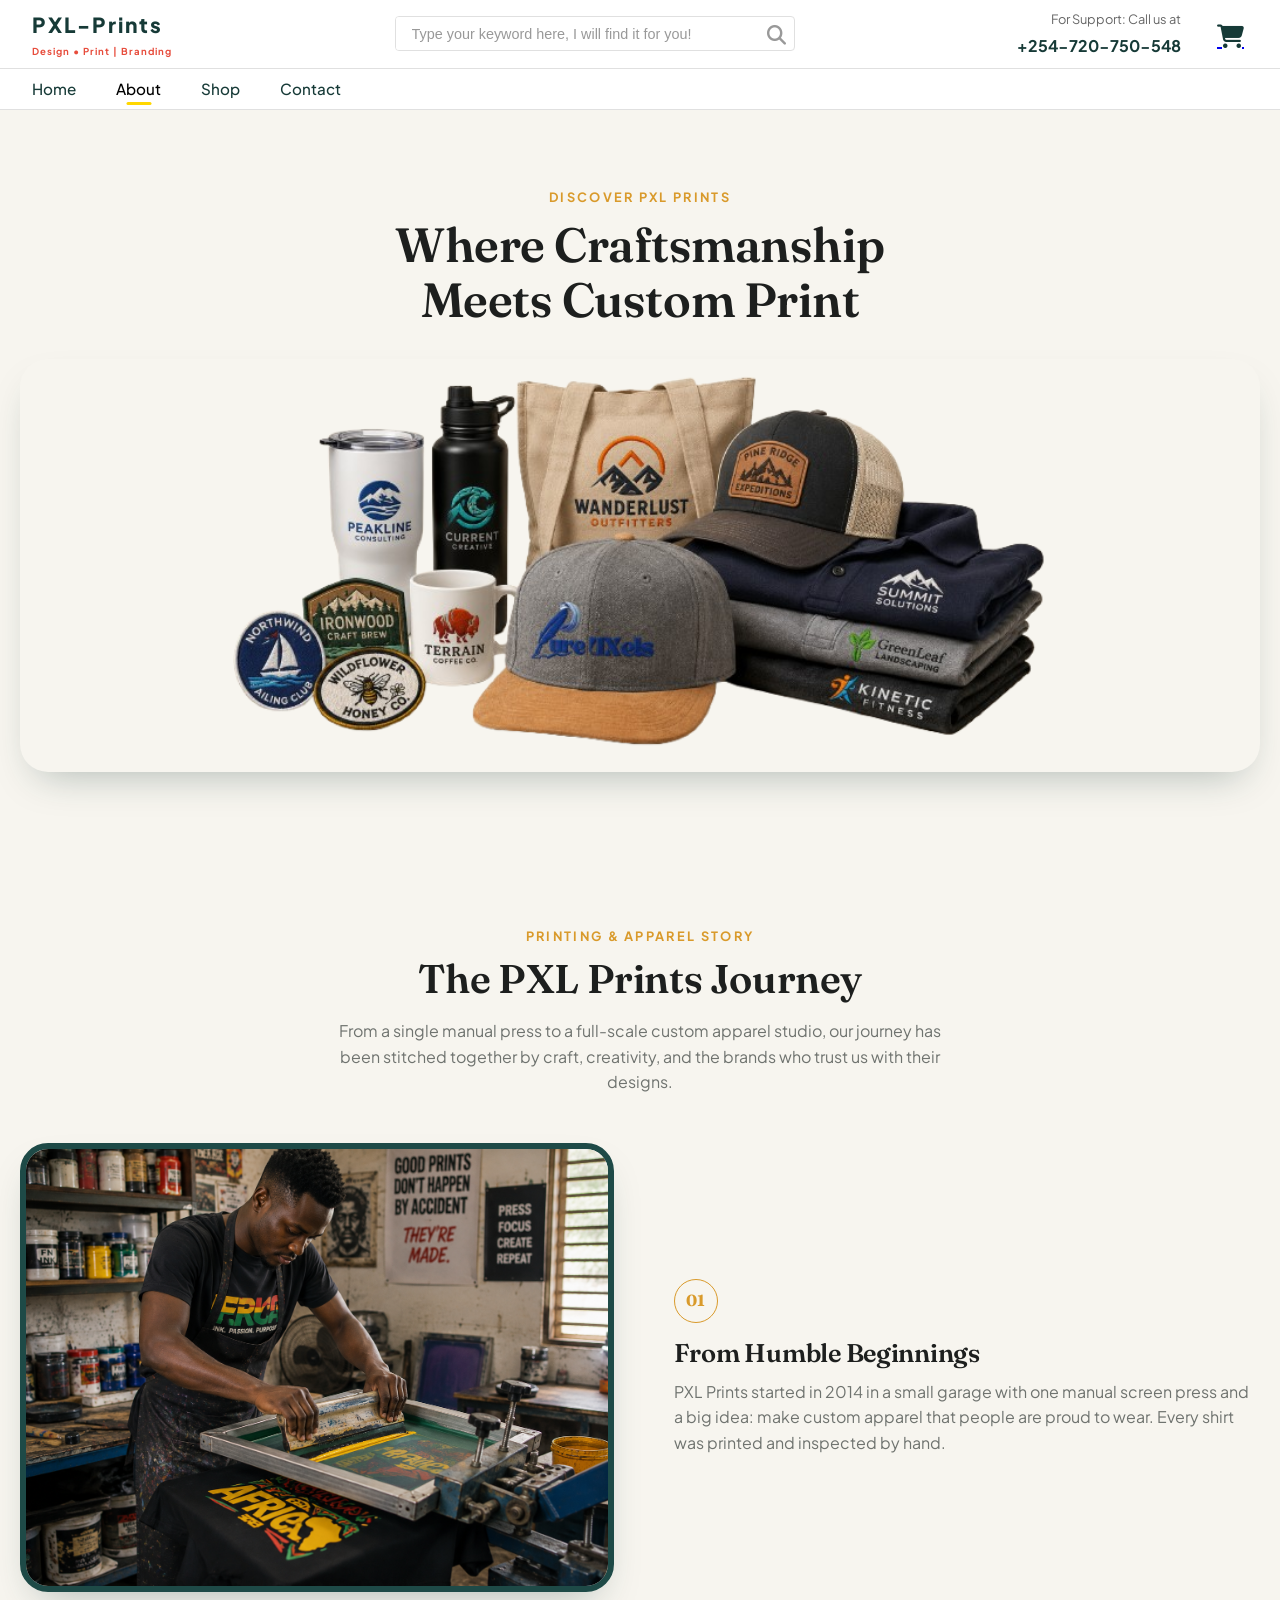
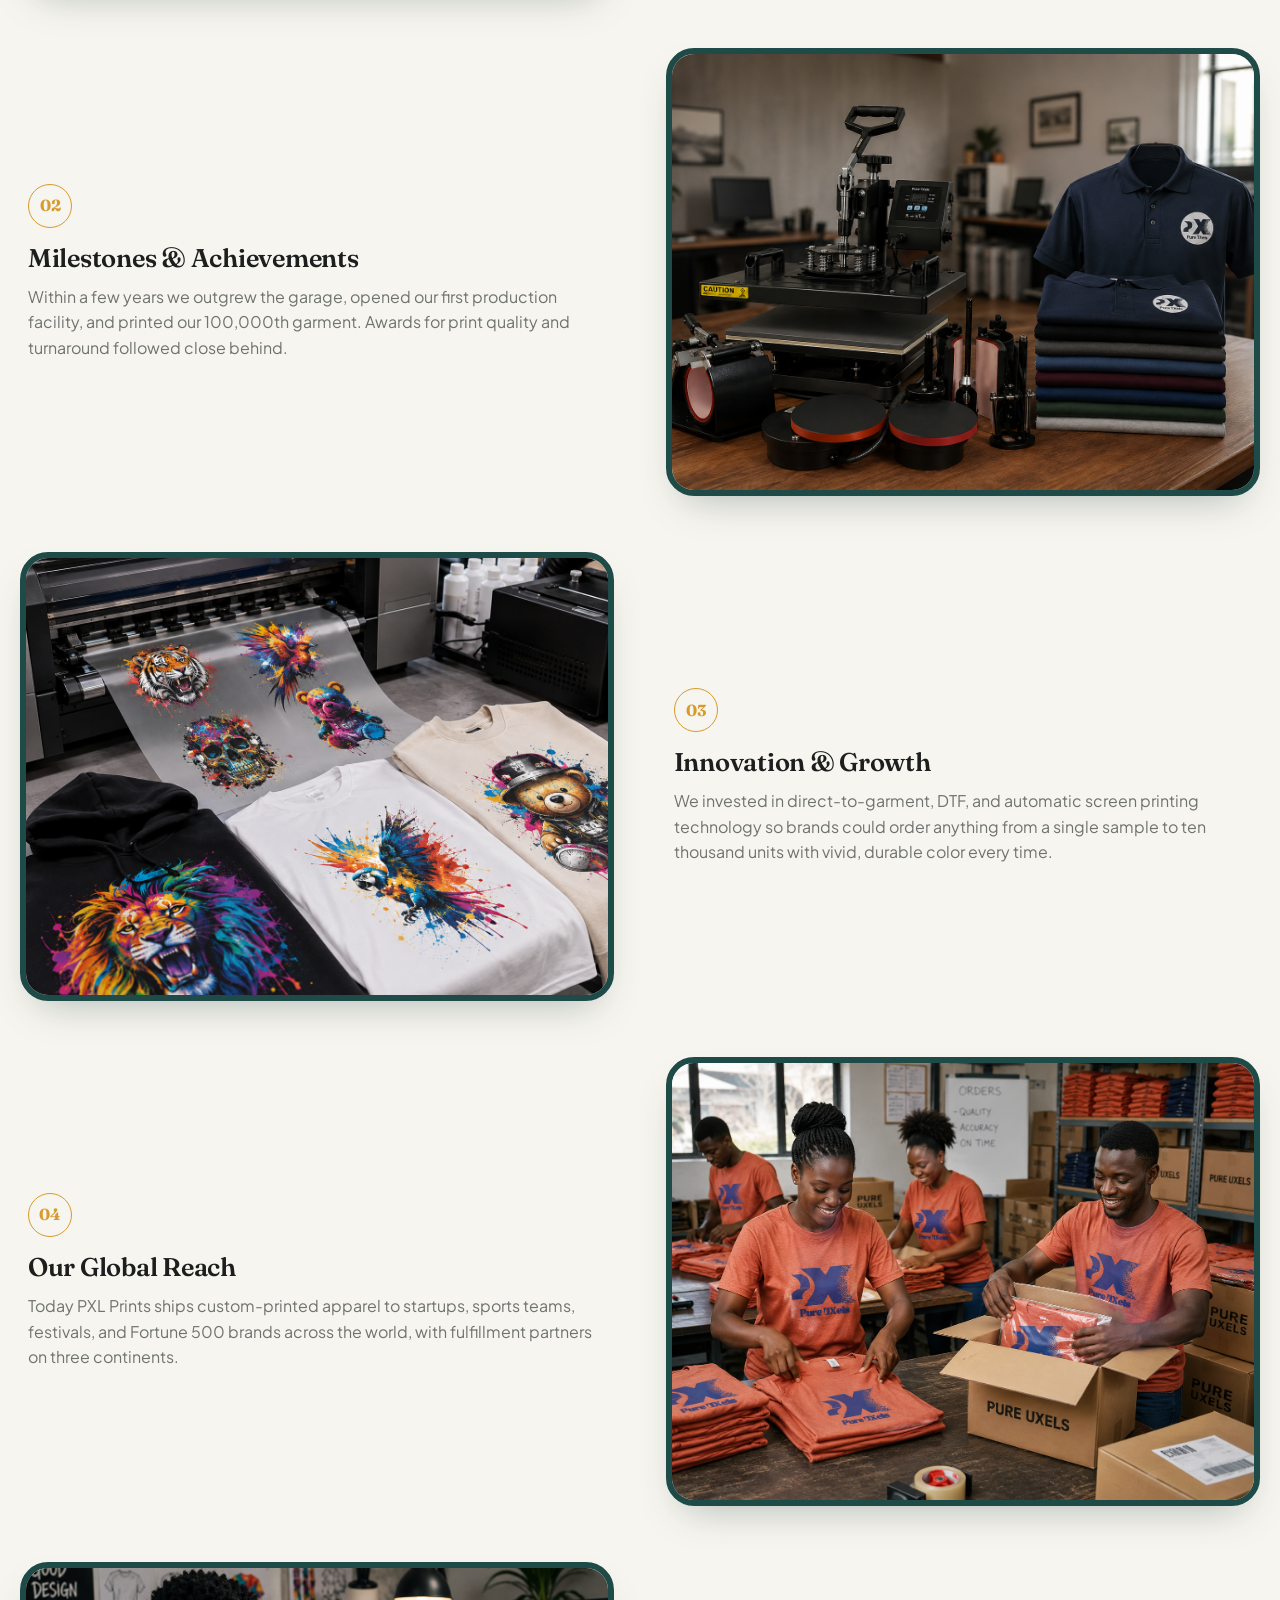
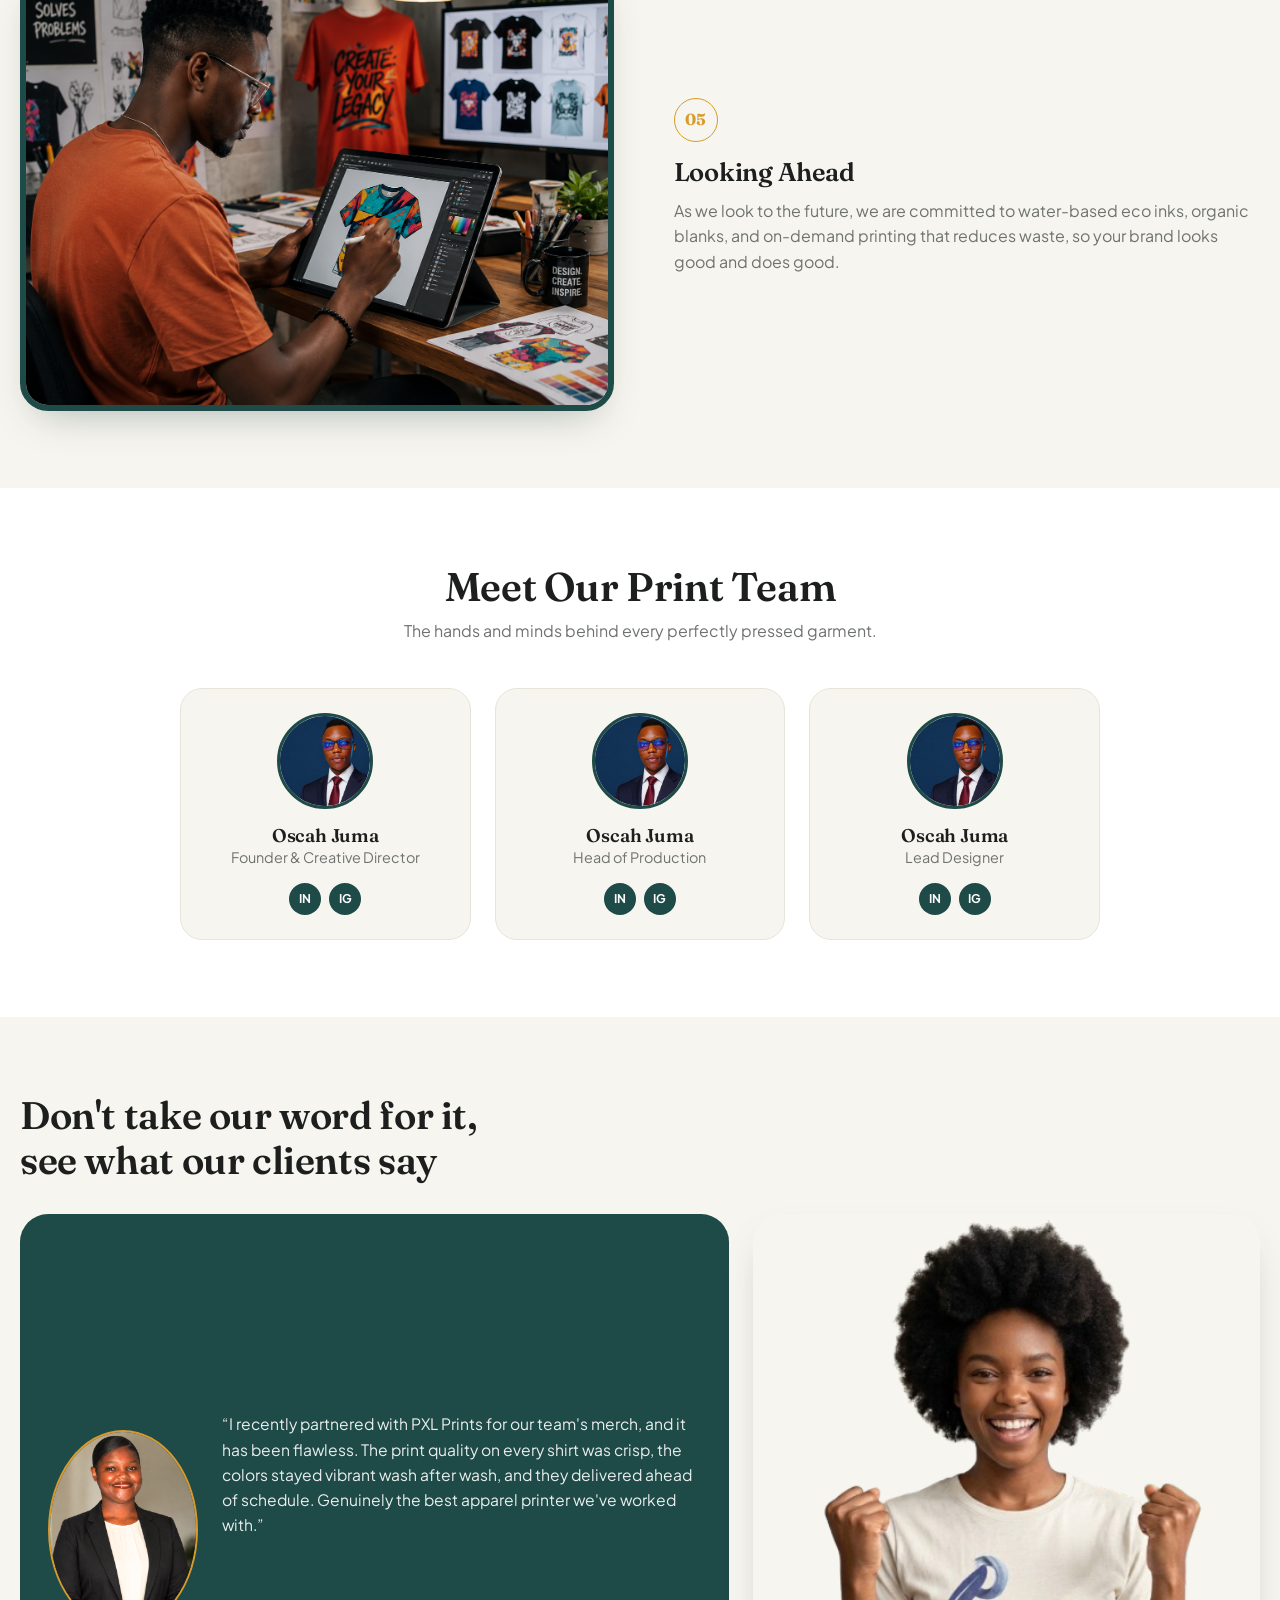
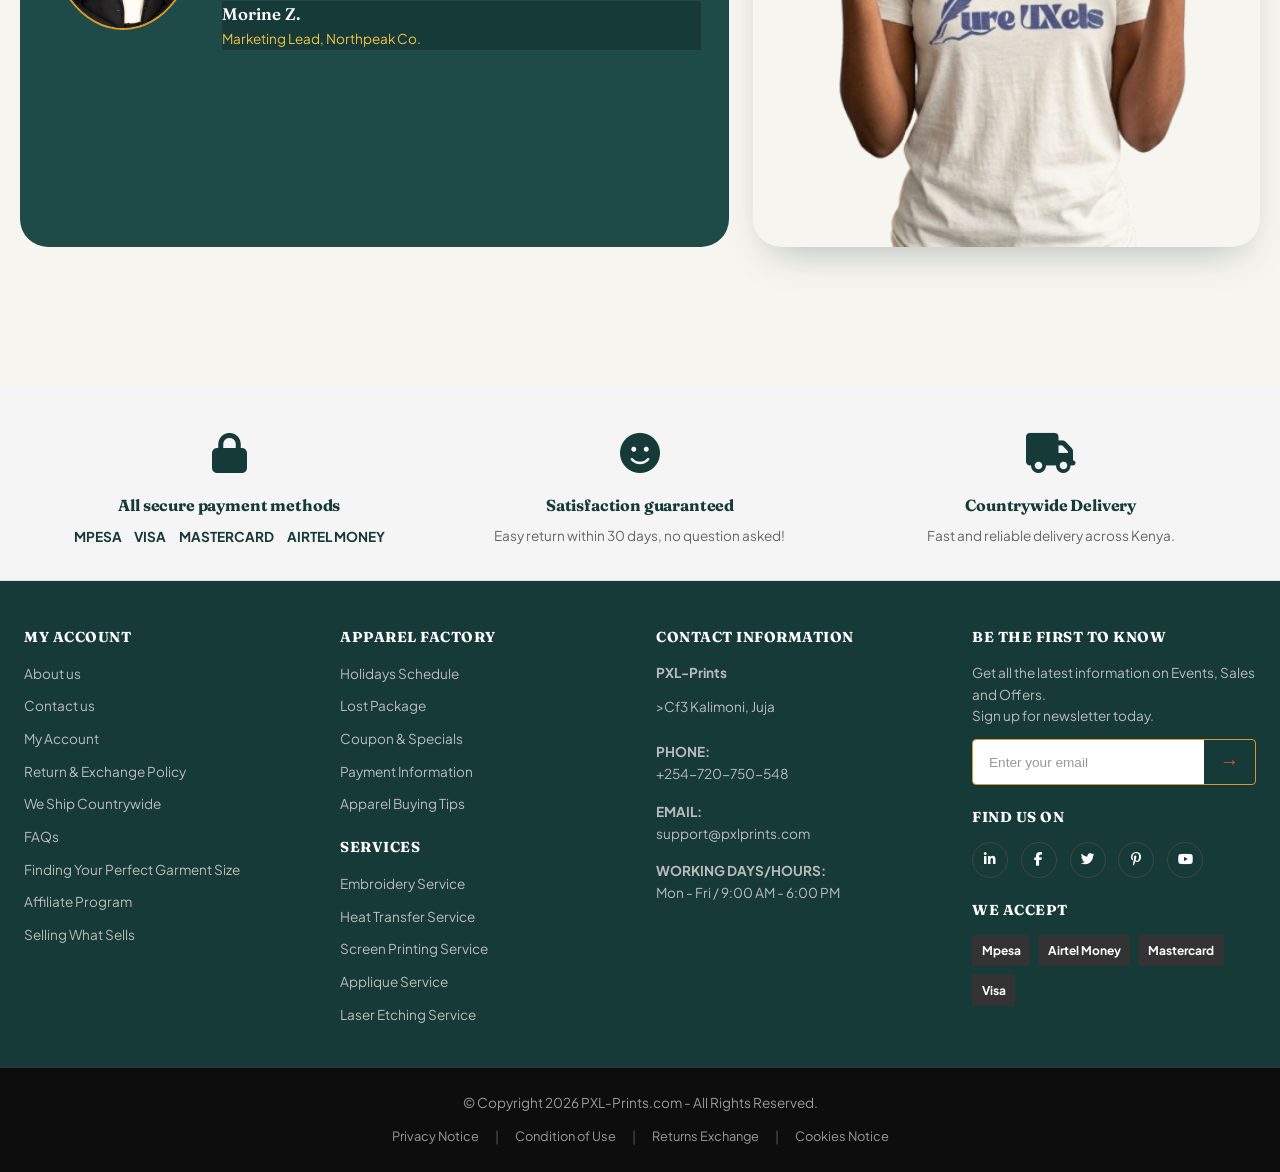
<file: about.html>
<!DOCTYPE html>
<html lang="en">
<head>
  <meta charset="UTF-8" />
  <meta name="viewport" content="width=device-width, initial-scale=1.0" />
  <meta name="theme-color" content="#1e4a47" />
  <title>About Us | PXL Prints</title>
  <meta name="description" content="PXL Prints is a custom garment and apparel printing studio. Learn our story, meet our team, and discover why brands trust us for screen printing, DTG, and embroidery." />
  <link rel="preconnect" href="https://fonts.googleapis.com" />
  <link rel="preconnect" href="https://fonts.gstatic.com" crossorigin />
  <link href="https://fonts.googleapis.com/css2?family=Plus+Jakarta+Sans:wght@400;500;600;700;800&family=Fraunces:opsz,wght@9..144,500;9..144,600;9..144,700&display=swap" rel="stylesheet" />
  <link rel="stylesheet" href="about.css" />
  <link rel="stylesheet" href="https://cdnjs.cloudflare.com/ajax/libs/font-awesome/6.5.2/css/all.min.css">

</head>
<body>
  <!-- Header & Navigation -->
  <header>
    <div class="header-top">
      <div class="container">
        <div class="logo">
          <span class="logo-text">PXL-Prints</span>
          <span class="logo-tagline">Design • Print | Branding</span>
        </div>
        <div class="search-bar">
          <input type="text" placeholder="Type your keyword here, I will find it for you!">
          <button class="search-btn"><i class="fas fa-search"></i></button>
        </div>
        <div class="header-right">
          <div class="support-info">
            <p class="support-label">For Support: Call us at</p>
            <p class="support-phone">+254-720-750-548</p>
          </div>
          <a href="cart.html" class="cart-link">
            <span class="icon-btn cart-icon"><i class="fas fa-shopping-cart"></i></span>
            <span class="cart-count" style="display: none;">0</span>
          </a>
        </div>
      </div>
    </div>

    <!-- Mobile/Tablet Header -->
    <div class="header-mobile">
      <div class="mobile-header-content">
        <!-- Hamburger Menu -->
        <button class="hamburger" id="mobile-menu-toggle" onclick="toggleMobileMenu()">
          <span><i class="fas fa-bars"></i></span>
        </button>

        <!-- Logo -->
        <div class="mobile-logo">
          <span class="logo-text">PXL-Prints</span>
          <span class="logo-tagline">Design • Print | Branding</span>
        </div>

        <!-- Right Icons -->
        <div class="mobile-icons">
          <a href="#account" class="icon-btn account-icon"><i class="fas fa-user"></i></a>
          <a href="cart.html" class="icon-btn cart-icon">
            <span><i class="fas fa-shopping-cart"></i></span>
            <span class="cart-count" style="display: none;">0</span>
          </a>
        </div>
      </div>

      <!-- Mobile Search Bar (hidden by default) -->
      <div class="mobile-search" id="mobile-search" style="display: none;">
        <input type="text" placeholder="Search...">
        <button class="search-btn"><i class="fas fa-search"></i></button>
      </div>
    </div>

    <nav class="main-nav">
      <div class="container">
        <ul class="nav-links">
          <li><a href="index.html">Home</a></li>
          <li><a href="about.html" class="active">About</a></li>
          <li><a href="shop.html">Shop</a></li>
          <li><a href="contact.html">Contact</a></li>
          
        </ul>
      </div>
    </nav>
     <!-- Mobile Menu (hidden by default) -->
    <nav class="mobile-menu" id="mobile-menu" style="display: none;">
      <ul class="mobile-nav-links">
        <li><a href="index.html">Home</a></li>
        <li><a href="about.html" class="active">About</a></li>
        <li><a href="shop.html">Shop</a></li>
        <li><a href="contact.html">Contact</a></li>
        
      </ul>
    </nav>
  </header>

  <main>
    <!-- Intro / lead image -->
    <section class="intro reveal">
      <p class="eyebrow">Discover PXL Prints</p>
      <h1 class="intro-title">Where Craftsmanship<br />Meets Custom Print</h1>
      <figure class="intro-figure">
        <img src="Assets/hero.png" alt="Two PXL Prints founders chatting in a bright custom apparel print shop" />
      </figure>
    </section>

    <!-- Journey story -->
    <section class="story" id="story">
      <div class="story-head reveal">
        <p class="eyebrow">Printing &amp; Apparel Story</p>
        <h2>The PXL Prints Journey</h2>
        <p class="story-sub">From a single manual press to a full-scale custom apparel studio, our journey has been stitched together by craft, creativity, and the brands who trust us with their designs.</p>
      </div>

      <div class="timeline">
        <!-- Item: image left, text right -->
        <article class="t-item reveal">
          <figure class="t-media">
            <img src="Assets/humble.png" alt="A craftsman pulling ink across a screen onto a t-shirt in a small workshop" />
          </figure>
          <div class="t-body">
            <span class="t-num">01</span>
            <h3>From Humble Beginnings</h3>
            <p>PXL Prints started in 2014 in a small garage with one manual screen press and a big idea: make custom apparel that people are proud to wear. Every shirt was printed and inspected by hand.</p>
          </div>
        </article>

        <!-- Item: text left, image right -->
        <article class="t-item alt reveal">
          <figure class="t-media">
            <img src="Assets/about.png" alt="An apparel printing team celebrating around printed garment samples" />
          </figure>
          <div class="t-body">
            <span class="t-num">02</span>
            <h3>Milestones &amp; Achievements</h3>
            <p>Within a few years we outgrew the garage, opened our first production facility, and printed our 100,000th garment. Awards for print quality and turnaround followed close behind.</p>
          </div>
        </article>

        <article class="t-item reveal">
          <figure class="t-media">
            <img src="Assets/DTF.png" alt="A modern direct-to-garment printer printing a colorful design on a t-shirt" />
          </figure>
          <div class="t-body">
            <span class="t-num">03</span>
            <h3>Innovation &amp; Growth</h3>
            <p>We invested in direct-to-garment, DTF, and automatic screen printing technology so brands could order anything from a single sample to ten thousand units with vivid, durable color every time.</p>
          </div>
        </article>

        <article class="t-item alt reveal">
          <figure class="t-media">
            <img src="Assets/workers.png" alt="Workers folding and packing printed t-shirts into shipping boxes" />
          </figure>
          <div class="t-body">
            <span class="t-num">04</span>
            <h3>Our Global Reach</h3>
            <p>Today PXL Prints ships custom-printed apparel to startups, sports teams, festivals, and Fortune 500 brands across the world, with fulfillment partners on three continents.</p>
          </div>
        </article>

        <article class="t-item reveal">
          <figure class="t-media">
            <img src="Assets/designer.png" alt="A designer creating colorful t-shirt graphics on a tablet in a studio" />
          </figure>
          <div class="t-body">
            <span class="t-num">05</span>
            <h3>Looking Ahead</h3>
            <p>As we look to the future, we are committed to water-based eco inks, organic blanks, and on-demand printing that reduces waste, so your brand looks good and does good.</p>
          </div>
        </article>
      </div>
    </section>

    <!-- Team -->
    <section class="team" id="team">
      <div class="team-head reveal">
        <h2>Meet Our Print Team</h2>
        <p>The hands and minds behind every perfectly pressed garment.</p>
      </div>
      <div class="team-grid">
        <article class="member reveal">
          <div class="member-photo">
            <img src="Assets/Ossy.png" alt="Portrait of Oscah Juma, Founder &amp; Creative Director" />
          </div>
          <h3>Oscah Juma</h3>
          <p class="role">Founder &amp; Creative Director</p>
          <div class="socials" aria-label="Social links">
            <a href="#" aria-label="Twitter">in</a>
            <a href="#" aria-label="Instagram">ig</a>
          </div>
        </article>
        <article class="member reveal">
          <div class="member-photo">
            <img src="Assets/Ossy.png" alt="Portrait of Ossy, Head of Production" />
          </div>
          <h3>Oscah Juma</h3>
          <p class="role">Head of Production</p>
          <div class="socials" aria-label="Social links">
            <a href="#" aria-label="LinkedIn">in</a>
            <a href="#" aria-label="Instagram">ig</a>
          </div>
        </article>
        <article class="member reveal">
          <div class="member-photo">
            <img src="Assets/Ossy.png" alt="Portrait of Ossy, Lead Designer" />
          </div>
          <h3>Oscah Juma</h3>
          <p class="role">Lead Designer</p>
          <div class="socials" aria-label="Social links">
            <a href="#" aria-label="LinkedIn">in</a>
            <a href="#" aria-label="Instagram">ig</a>
          </div>
        </article>
      </div>
    </section>

    <!-- Testimonials -->
    <section class="testimonials" id="testimonials">
      <div class="testi-head reveal">
        <h2>Don&apos;t take our word for it,<br />see what our clients say</h2>
      </div>
      <div class="testi-grid">
        <article class="testi-card reveal">
          <div class="testi-photo">
            <img src="Assets/morine.png" alt="Morine" />
          </div>
          <blockquote class="testi-quote">
            <p>&ldquo;I recently partnered with PXL Prints for our team&apos;s merch, and it has been flawless. The print quality on every shirt was crisp, the colors stayed vibrant wash after wash, and they delivered ahead of schedule. Genuinely the best apparel printer we&apos;ve worked with.&rdquo;</p>
            <footer>
              <span class="t-name">Morine Z.</span>
              <span class="t-role">Marketing Lead, Northpeak Co.</span>
            </footer>
          </blockquote>
        </article>
        <article class="testi-photo-lg reveal">
          <img src="Assets/mockup.png" alt="A happy client wearing a custom printed tshirt" />
        </article>
      </div>
    </section>
  </main>

  <!-- Footer -->
  <footer>
    <!-- Trust Badges Section -->
    <div class="trust-badges">
      <div class="container">
        <div class="badges-grid">
          <div class="badge-item">
            <div class="badge-icon"><i class="fas fa-lock"></i></div>
            <h3>All secure payment methods</h3>
            <div class="payment-methods">
              <span>MPESA</span>
              <span>VISA</span>
              <span>MASTERCARD</span>
              <span>AIRTEL MONEY</span>
            </div>
          </div>
          <div class="badge-item">
            <div class="badge-icon"><i class="fas fa-smile"></i></div>
            <h3>Satisfaction guaranteed</h3>
            <p>Easy return within 30 days, no question asked!</p>
          </div>
          <div class="badge-item">
            <div class="badge-icon"><i class="fas fa-truck"></i></div>
            <h3>Countrywide Delivery</h3>
            <p>Fast and reliable delivery across Kenya.</p>
          </div>
        </div>
      </div>
    </div>

    <!-- Main Footer Content -->
    <div class="footer-main">
      <div class="container">
        <div class="footer-grid">
          <!-- My Account Section -->
          <div class="footer-section">
            <h4>MY ACCOUNT</h4>
            <ul>
              <li><a href="#about">About us</a></li>
              <li><a href="contact.html">Contact us</a></li>
              <li><a href="#account">My Account</a></li>
              <li><a href="#returns">Return & Exchange Policy</a></li>
              <li><a href="#worldwide">We Ship Countrywide</a></li>
              <li><a href="#faq">FAQs</a></li>
              <li><a href="#sizing">Finding Your Perfect Garment Size</a></li>
              <li><a href="#affiliate">Affiliate Program</a></li>
              <li><a href="#selling">Selling What Sells</a></li>
            </ul>
          </div>

          <!-- Services Section -->
          <div class="footer-section">
            <h4>APPAREL FACTORY</h4>
            <ul>
              <li><a href="#schedule">Holidays Schedule</a></li>
              <li><a href="#package">Lost Package</a></li>
              <li><a href="#coupon">Coupon & Specials</a></li>
              <li><a href="#payment">Payment Information</a></li>
              <li><a href="#tips">Apparel Buying Tips</a></li>
            </ul>
            <h4 style="margin-top: 1.5rem;">SERVICES</h4>
            <ul>
              <li><a href="#embroidery">Embroidery Service</a></li>
              <li><a href="#heat">Heat Transfer Service</a></li>
              <li><a href="#screen">Screen Printing Service</a></li>
              <li><a href="#applique">Applique Service</a></li>
              <li><a href="#laser">Laser Etching Service</a></li>
            </ul>
          </div>

          <!-- Contact Information -->
          <div class="footer-section">
            <h4>CONTACT INFORMATION</h4>
            <p class="company-name">PXL-Prints</p>
            <p>>Cf3 Kalimoni, Juja</p>
            <p style="margin-top: 1.5rem;"><strong>PHONE:</strong><br>+254-720-750-548</p>
            <p style="margin-top: 1rem;"><strong>EMAIL:</strong><br>support@pxlprints.com</p>
            <p style="margin-top: 1rem;"><strong>WORKING DAYS/HOURS:</strong><br>Mon - Fri / 9:00 AM - 6:00 PM</p>
          </div>

          <!-- Newsletter Section -->
          <div class="footer-section">
            <h4>BE THE FIRST TO KNOW</h4>
            <p>Get all the latest information on Events, Sales and Offers.<br>Sign up for newsletter today.</p>
            <form class="newsletter-form" onsubmit="return false;">
              <input type="email" placeholder="Enter your email" required>
              <button type="submit" class="newsletter-btn">→</button>
            </form>
            
            <h4 style="margin-top: 1.5rem;">FIND US ON</h4>
            <div class="social-links">
              <a href="#linkedin" title="LinkedIn"><i class="fab fa-linkedin-in"></i></a>
              <a href="#facebook" title="Facebook"><i class="fab fa-facebook-f"></i></a>
              <a href="#twitter" title="Twitter"><i class="fab fa-twitter"></i></a>
              <a href="#pinterest" title="Pinterest"><i class="fab fa-pinterest-p"></i></a>
              <a href="#youtube" title="YouTube"><i class="fab fa-youtube"></i></a>
            </div>

            <h4 style="margin-top: 1.5rem;">WE ACCEPT</h4>
            <div class="payment-logos">
              <span class="payment-badge">Mpesa</span>
              <span class="payment-badge">Airtel Money</span>
              <span class="payment-badge">Mastercard</span>
              <span class="payment-badge">Visa</span>
            </div>
          </div>
        </div>
      </div>
    </div>

    <!-- Footer Bottom -->
    <div class="footer-bottom">
      <div class="container">
        <p>&copy; Copyright 2026 PXL-Prints.com - All Rights Reserved.</p>
        <div class="footer-links">
          <a href="#privacy">Privacy Notice</a>
          <span>|</span>
          <a href="#terms">Condition of Use</a>
          <span>|</span>
          <a href="#returns">Returns Exchange</a>
          <span>|</span>
          <a href="#cookies">Cookies Notice</a>
        </div>
      </div>
    </div>
  </footer>


  <script src="about.js"></script>
  <script src="app.js"></script>
  
</body>
</html>
</file>
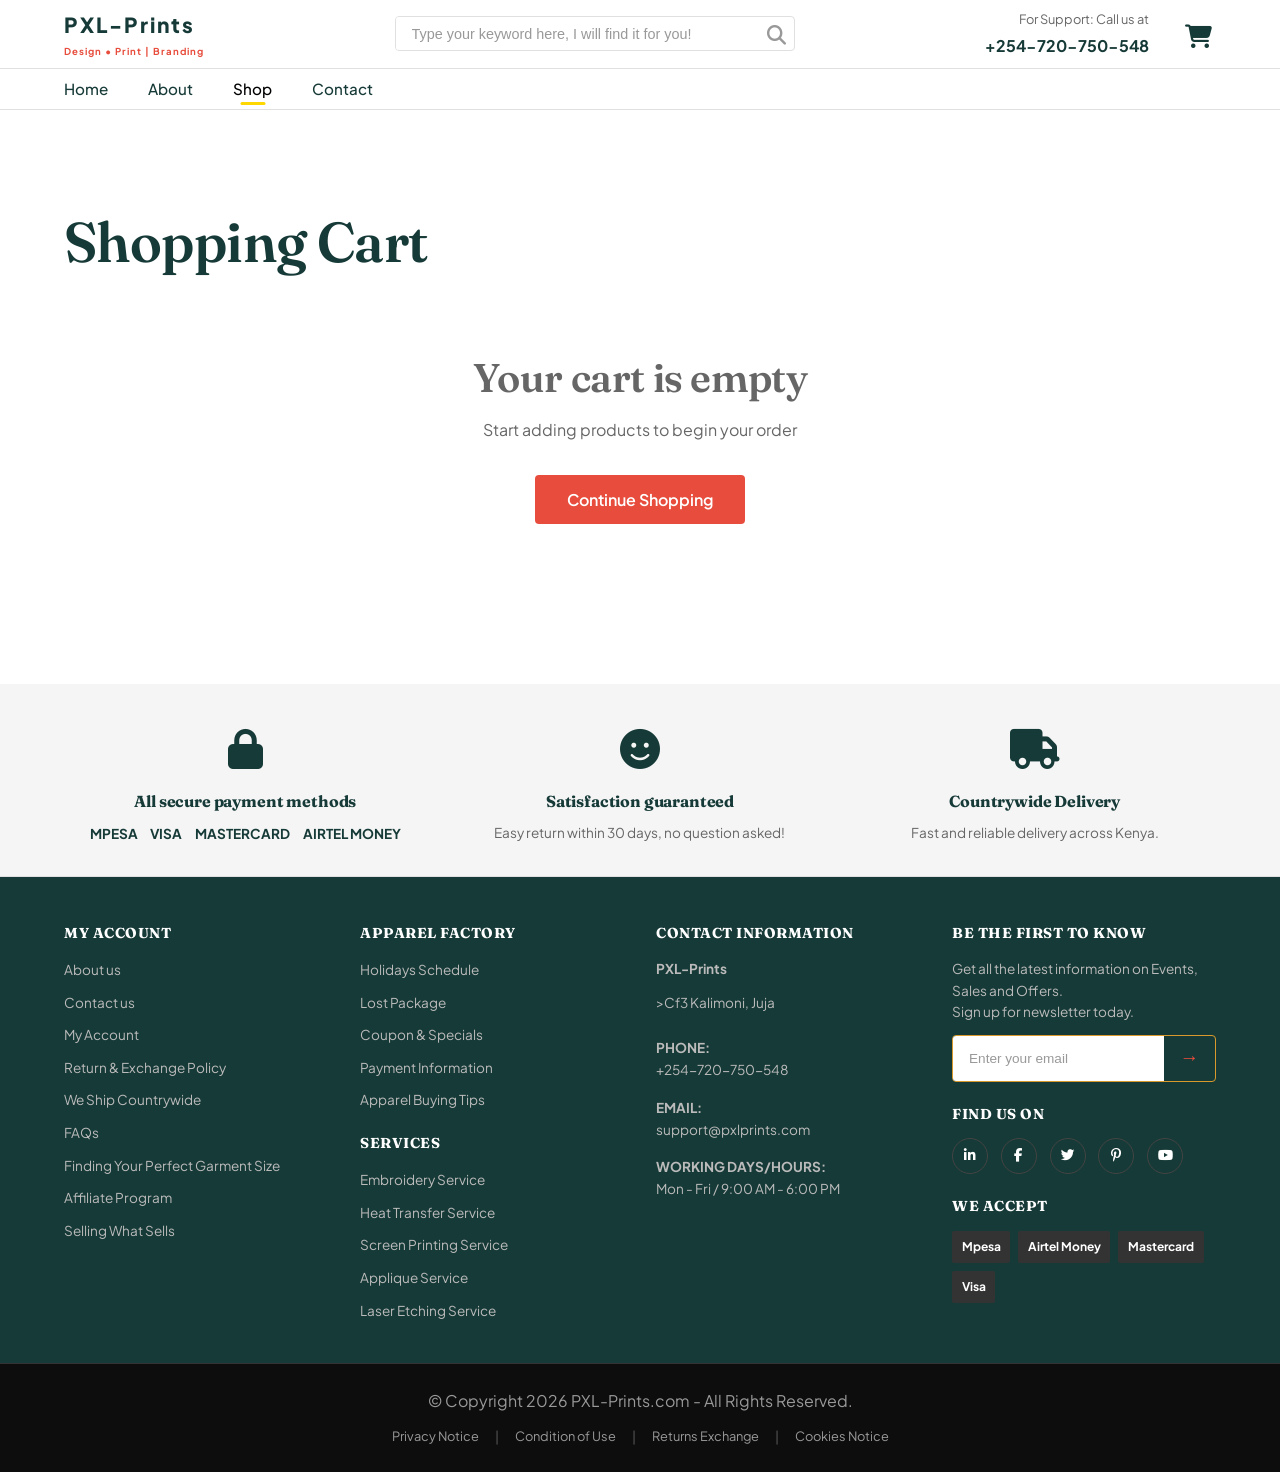
<file: cart.html>
<!DOCTYPE html>
<html lang="en">
<head>
  <meta charset="UTF-8">
  <meta name="viewport" content="width=device-width, initial-scale=1.0">
  <title>Shopping Cart - PXL-Prints</title>
  <link rel="stylesheet" href="styles.css">
  <link rel="preconnect" href="https://fonts.googleapis.com" />
  <link rel="preconnect" href="https://fonts.gstatic.com" crossorigin />
  <link href="https://fonts.googleapis.com/css2?family=Plus+Jakarta+Sans:wght@400;500;600;700;800&family=Fraunces:opsz,wght@9..144,500;9..144,600;9..144,700&display=swap" rel="stylesheet" />
  <link rel="stylesheet" href="https://cdnjs.cloudflare.com/ajax/libs/font-awesome/6.5.2/css/all.min.css">
</head>
<body>
  <!-- Header & Navigation -->
  <header>
    <div class="header-top">
      <div class="container">
        <div class="logo">
          <span class="logo-text">PXL-Prints</span>
          <span class="logo-tagline">Design • Print | Branding</span>
        </div>
        <div class="search-bar">
          <input type="text" placeholder="Type your keyword here, I will find it for you!">
          <button class="search-btn"><i class="fas fa-search"></i></button>
        </div>
        <div class="header-right">
          <div class="support-info">
            <p class="support-label">For Support: Call us at</p>
            <p class="support-phone">+254-720-750-548</p>
          </div>
          <a href="cart.html" class="cart-link">
            <span class="icon-btn cart-icon"><i class="fas fa-shopping-cart"></i></span>
            <span class="cart-count" style="display: none;">0</span>
          </a>
        </div>
      </div>
    </div>

    <!-- Mobile/Tablet Header -->
    <div class="header-mobile">
      <div class="mobile-header-content">
        <!-- Hamburger Menu -->
        <button class="hamburger" id="mobile-menu-toggle" onclick="toggleMobileMenu()">
          <span><i class="fas fa-bars"></i></span>
        </button>

        <!-- Logo -->
        <div class="mobile-logo">
          <span class="logo-text">PXL-Prints</span>
          <span class="logo-tagline">Design • Print | Branding</span>
        </div>

        <!-- Right Icons -->
        <div class="mobile-icons">
          <a href="#account" class="icon-btn account-icon"><i class="fas fa-user"></i></a>
          <a href="cart.html" class="icon-btn cart-icon">
            <span><i class="fas fa-shopping-cart"></i></span>
            <span class="cart-count" style="display: none;">0</span>
          </a>
        </div>
      </div>

      <!-- Mobile Search Bar (hidden by default) -->
      <div class="mobile-search" id="mobile-search" style="display: none;">
        <input type="text" placeholder="Search...">
        <button class="search-btn"><i class="fas fa-search"></i></button>
      </div>
    </div>

    <nav class="main-nav">
      <div class="container">
        <ul class="nav-links">
          <li><a href="index.html">Home</a></li>
          <li><a href="about.html">About</a></li>
          <li><a href="shop.html" class="active">Shop</a></li>
          <li><a href="contact.html">Contact</a></li>
          
        </ul>
      </div>
    </nav>
     <!-- Mobile Menu (hidden by default) -->
    <nav class="mobile-menu" id="mobile-menu" style="display: none;">
      <ul class="mobile-nav-links">
        <li><a href="index.html">Home</a></li>
        <li><a href="about.html">About</a></li>
        <li><a href="shop.html" class="active">Shop</a></li>
        <li><a href="contact.html">Contact</a></li>
        
      </ul>
    </nav>
  </header>

  <!-- Cart Section -->
  <section class="cart-container">
    <div class="container">
      <h1 style="margin-bottom: 2rem;">Shopping Cart</h1>

      <div id="cart-content">
        <!-- Cart content will be dynamically loaded here -->
      </div>
    </div>
  </section>

  <!-- Footer -->
  <footer>
    <!-- Trust Badges Section -->
    <div class="trust-badges">
      <div class="container">
        <div class="badges-grid">
          <div class="badge-item">
            <div class="badge-icon"><i class="fas fa-lock"></i></div>
            <h3>All secure payment methods</h3>
            <div class="payment-methods">
              <span>MPESA</span>
              <span>VISA</span>
              <span>MASTERCARD</span>
              <span>AIRTEL MONEY</span>
            </div>
          </div>
          <div class="badge-item">
            <div class="badge-icon"><i class="fas fa-smile"></i></div>
            <h3>Satisfaction guaranteed</h3>
            <p>Easy return within 30 days, no question asked!</p>
          </div>
          <div class="badge-item">
            <div class="badge-icon"><i class="fas fa-truck"></i></div>
            <h3>Countrywide Delivery</h3>
            <p>Fast and reliable delivery across Kenya.</p>
          </div>
        </div>
      </div>
    </div>

    <!-- Main Footer Content -->
    <div class="footer-main">
      <div class="container">
        <div class="footer-grid">
          <!-- My Account Section -->
          <div class="footer-section">
            <h4>MY ACCOUNT</h4>
            <ul>
              <li><a href="#about">About us</a></li>
              <li><a href="contact.html">Contact us</a></li>
              <li><a href="#account">My Account</a></li>
              <li><a href="#returns">Return & Exchange Policy</a></li>
              <li><a href="#worldwide">We Ship Countrywide</a></li>
              <li><a href="#faq">FAQs</a></li>
              <li><a href="#sizing">Finding Your Perfect Garment Size</a></li>
              <li><a href="#affiliate">Affiliate Program</a></li>
              <li><a href="#selling">Selling What Sells</a></li>
            </ul>
          </div>

          <!-- Services Section -->
          <div class="footer-section">
            <h4>APPAREL FACTORY</h4>
            <ul>
              <li><a href="#schedule">Holidays Schedule</a></li>
              <li><a href="#package">Lost Package</a></li>
              <li><a href="#coupon">Coupon & Specials</a></li>
              <li><a href="#payment">Payment Information</a></li>
              <li><a href="#tips">Apparel Buying Tips</a></li>
            </ul>
            <h4 style="margin-top: 1.5rem;">SERVICES</h4>
            <ul>
              <li><a href="#embroidery">Embroidery Service</a></li>
              <li><a href="#heat">Heat Transfer Service</a></li>
              <li><a href="#screen">Screen Printing Service</a></li>
              <li><a href="#applique">Applique Service</a></li>
              <li><a href="#laser">Laser Etching Service</a></li>
            </ul>
          </div>

          <!-- Contact Information -->
          <div class="footer-section">
            <h4>CONTACT INFORMATION</h4>
            <p class="company-name">PXL-Prints</p>
            <p>>Cf3 Kalimoni, Juja</p>
            <p style="margin-top: 1.5rem;"><strong>PHONE:</strong><br>+254-720-750-548</p>
            <p style="margin-top: 1rem;"><strong>EMAIL:</strong><br>support@pxlprints.com</p>
            <p style="margin-top: 1rem;"><strong>WORKING DAYS/HOURS:</strong><br>Mon - Fri / 9:00 AM - 6:00 PM</p>
          </div>

          <!-- Newsletter Section -->
          <div class="footer-section">
            <h4>BE THE FIRST TO KNOW</h4>
            <p>Get all the latest information on Events, Sales and Offers.<br>Sign up for newsletter today.</p>
            <form class="newsletter-form" onsubmit="return false;">
              <input type="email" placeholder="Enter your email" required>
              <button type="submit" class="newsletter-btn">→</button>
            </form>
            
            <h4 style="margin-top: 1.5rem;">FIND US ON</h4>
            <div class="social-links">
              <a href="#linkedin" title="LinkedIn"><i class="fab fa-linkedin-in"></i></a>
              <a href="#facebook" title="Facebook"><i class="fab fa-facebook-f"></i></a>
              <a href="#twitter" title="Twitter"><i class="fab fa-twitter"></i></a>
              <a href="#pinterest" title="Pinterest"><i class="fab fa-pinterest-p"></i></a>
              <a href="#youtube" title="YouTube"><i class="fab fa-youtube"></i></a>
            </div>

            <h4 style="margin-top: 1.5rem;">WE ACCEPT</h4>
            <div class="payment-logos">
              <span class="payment-badge">Mpesa</span>
              <span class="payment-badge">Airtel Money</span>
              <span class="payment-badge">Mastercard</span>
              <span class="payment-badge">Visa</span>
            </div>
          </div>
        </div>
      </div>
    </div>

    <!-- Footer Bottom -->
    <div class="footer-bottom">
      <div class="container">
        <p>&copy; Copyright 2026 PXL-Prints.com - All Rights Reserved.</p>
        <div class="footer-links">
          <a href="#privacy">Privacy Notice</a>
          <span>|</span>
          <a href="#terms">Condition of Use</a>
          <span>|</span>
          <a href="#returns">Returns Exchange</a>
          <span>|</span>
          <a href="#cookies">Cookies Notice</a>
        </div>
      </div>
    </div>
  </footer>

  <script src="app.js"></script>
  <script>
    function renderCart() {
      const cartContent = document.getElementById('cart-content');

      if (cart.items.length === 0) {
        cartContent.innerHTML = `
          <div class="cart-empty">
            <h2 style="margin-bottom: 1rem;">Your cart is empty</h2>
            <p style="margin-bottom: 2rem;">Start adding products to begin your order</p>
            <a href="shop.html" class="btn btn-primary">Continue Shopping</a>
          </div>
        `;
        return;
      }

      let cartHTML = `
        <div class="cart-content">
          <div class="cart-items">
      `;

      cart.items.forEach(item => {
        const optionsText = Object.entries(item.options)
          .map(([key, value]) => `${key.charAt(0).toUpperCase() + key.slice(1)}: ${value}`)
          .join(', ');

        cartHTML += `
          <div class="cart-item">
            <div class="cart-item-image">
              <img src="${item.image}" alt="${item.name}">
            </div>
            <div class="cart-item-details">
              <div class="cart-item-name">${item.name}</div>
              <div class="cart-item-specs">${optionsText || 'No options selected'}</div>
              <div class="cart-item-price">Ksh${item.price.toFixed(2)}</div>
            </div>
            <div class="cart-item-controls">
              <div class="quantity-control">
                <button onclick="updateQuantity('${item.id}', ${item.quantity - 1})">−</button>
                <input type="number" value="${item.quantity}" readonly>
                <button onclick="updateQuantity('${item.id}', ${item.quantity + 1})">+</button>
              </div>
              <button class="remove-btn" onclick="removeItem('${item.id}')">Remove</button>
            </div>
          </div>
        `;
      });

      const subtotal = cart.getTotal();
      const tax = subtotal * 0.02;
      const shipping = subtotal > 5000 ? 0 : 250;
      const total = subtotal + tax + shipping;

      cartHTML += `
          </div>

          <div class="cart-summary">
            <h3 style="margin-bottom: 1.5rem; color: var(--primary-black);">Order Summary</h3>
            <div class="summary-row">
              <span>Subtotal:</span>
              <span>Ksh${subtotal.toFixed(2)}</span>
            </div>
            <div class="summary-row">
              <span>Tax (2%):</span>
              <span>Ksh${tax.toFixed(2)}</span>
            </div>
            <div class="summary-row">
              <span>Shipping:</span>
              <span>${shipping === 0 ? 'FREE' : 'Ksh' + shipping.toFixed(2)}</span>
            </div>
            <div class="summary-row total">
              <span>Total:</span>
              <span>Ksh${total.toFixed(2)}</span>
            </div>
            <div class="cart-summary-buttons">
              <a href="checkout.html" class="btn btn-primary">Proceed to Checkout</a>
              <a href="shop.html" class="btn btn-secondary">Continue Shopping</a>
            </div>
          </div>
        </div>
      `;

      cartContent.innerHTML = cartHTML;
    }

    function updateQuantity(itemId, newQuantity) {
      if (newQuantity < 1) {
        removeItem(itemId);
        return;
      }
      cart.updateQuantity(itemId, newQuantity);
      renderCart();
    }

    function removeItem(itemId) {
      cart.removeItem(itemId);
      renderCart();
      showNotification('Item removed from cart');
    }

    document.addEventListener('DOMContentLoaded', renderCart);
  </script>
</body>
</html>
</file>
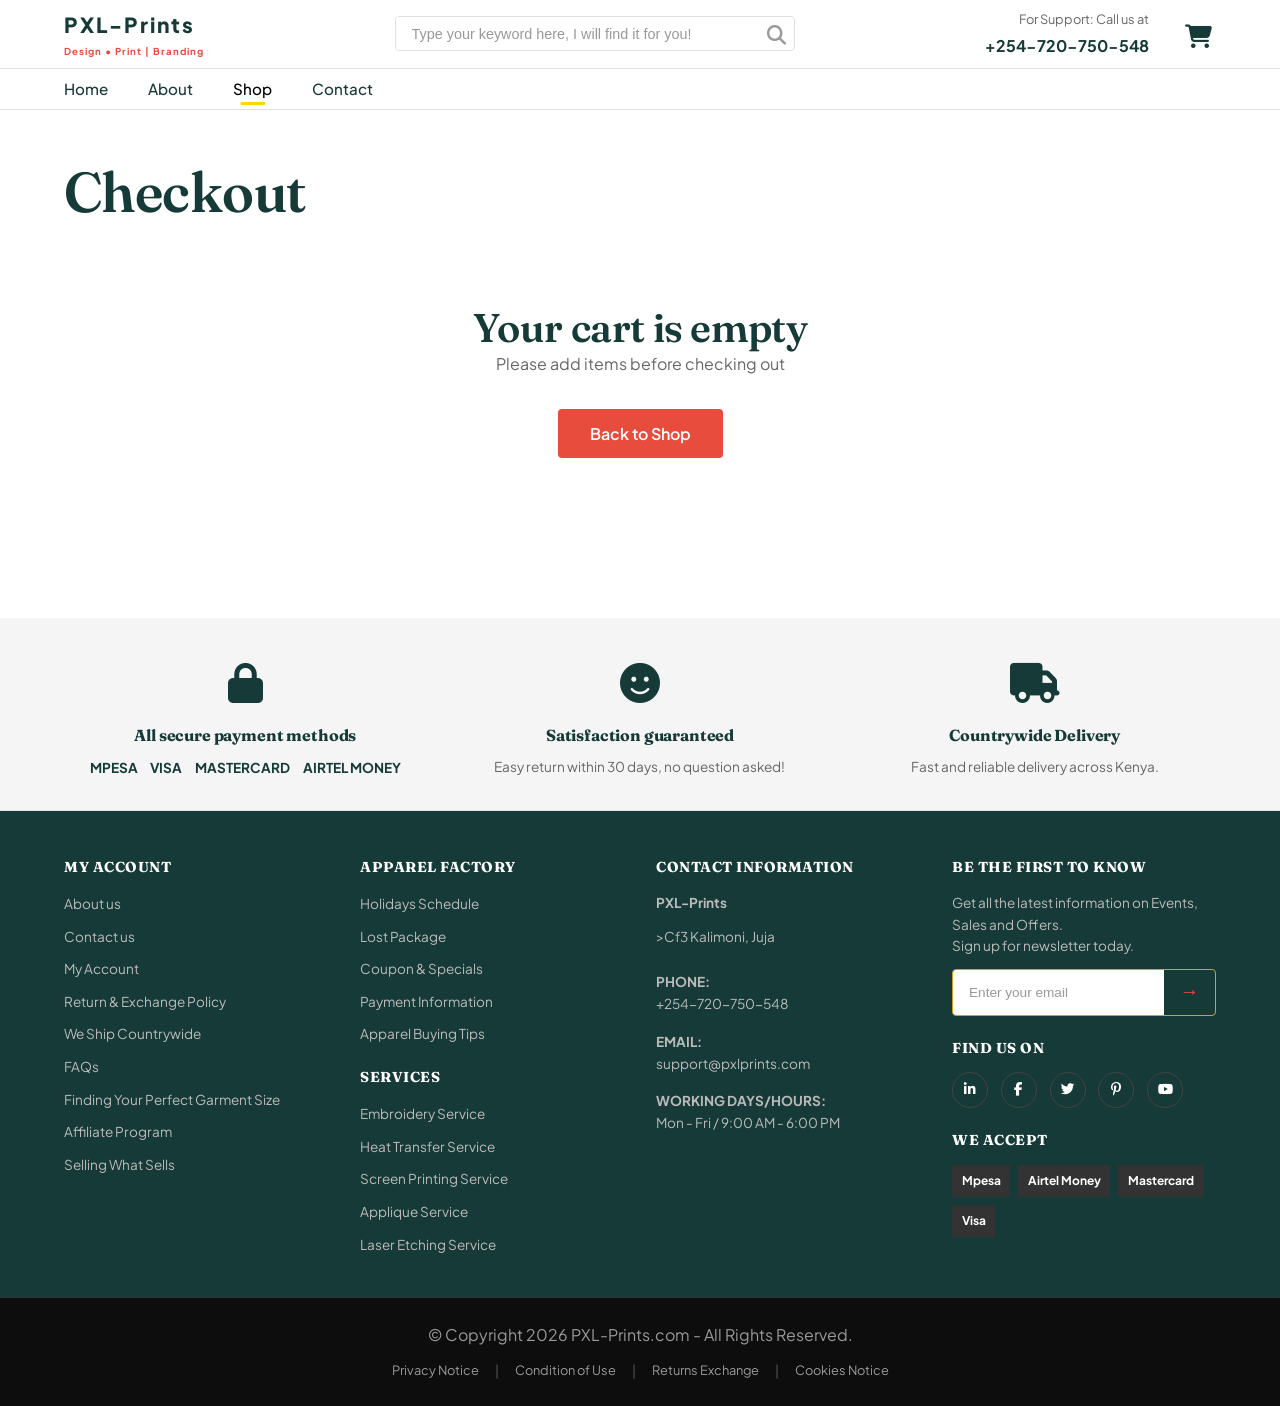
<file: checkout.html>
<!DOCTYPE html>
<html lang="en">
<head>
  <meta charset="UTF-8">
  <meta name="viewport" content="width=device-width, initial-scale=1.0">
  <title>Checkout - PrintBrand Custom Printing</title>
  <link rel="stylesheet" href="styles.css">
  <link rel="preconnect" href="https://fonts.googleapis.com" />
  <link rel="preconnect" href="https://fonts.gstatic.com" crossorigin />
  <link href="https://fonts.googleapis.com/css2?family=Plus+Jakarta+Sans:wght@400;500;600;700;800&family=Fraunces:opsz,wght@9..144,500;9..144,600;9..144,700&display=swap" rel="stylesheet" />
  <link rel="stylesheet" href="https://cdnjs.cloudflare.com/ajax/libs/font-awesome/6.5.2/css/all.min.css">
</head>
<body>
  <!-- Header & Navigation -->
  <header>
    <div class="header-top">
      <div class="container">
        <div class="logo">
          <span class="logo-text">PXL-Prints</span>
          <span class="logo-tagline">Design • Print | Branding</span>
        </div>
        <div class="search-bar">
          <input type="text" placeholder="Type your keyword here, I will find it for you!">
          <button class="search-btn"><i class="fas fa-search"></i></button>
        </div>
        <div class="header-right">
          <div class="support-info">
            <p class="support-label">For Support: Call us at</p>
            <p class="support-phone">+254-720-750-548</p>
          </div>
          <a href="cart.html" class="cart-link">
            <span class="icon-btn cart-icon"><i class="fas fa-shopping-cart"></i></span>
            <span class="cart-count" style="display: none;">0</span>
          </a>
        </div>
      </div>
    </div>

    <!-- Mobile/Tablet Header -->
    <div class="header-mobile">
      <div class="mobile-header-content">
        <!-- Hamburger Menu -->
        <button class="hamburger" id="mobile-menu-toggle" onclick="toggleMobileMenu()">
          <span><i class="fas fa-bars"></i></span>
        </button>

        <!-- Logo -->
        <div class="mobile-logo">
          <span class="logo-text">PXL-Prints</span>
          <span class="logo-tagline">Design • Print | Branding</span>
        </div>

        <!-- Right Icons -->
        <div class="mobile-icons">
          <a href="#account" class="icon-btn account-icon"><i class="fas fa-user"></i></a>
          <a href="cart.html" class="icon-btn cart-icon">
            <span><i class="fas fa-shopping-cart"></i></span>
            <span class="cart-count" style="display: none;">0</span>
          </a>
        </div>
      </div>

      <!-- Mobile Search Bar (hidden by default) -->
      <div class="mobile-search" id="mobile-search" style="display: none;">
        <input type="text" placeholder="Search...">
        <button class="search-btn"><i class="fas fa-search"></i></button>
      </div>
    </div>

    <nav class="main-nav">
      <div class="container">
        <ul class="nav-links">
          <li><a href="index.html">Home</a></li>
          <li><a href="about.html">About</a></li>
          <li><a href="shop.html" class="active">Shop</a></li>
          <li><a href="contact.html">Contact</a></li>
          
        </ul>
      </div>
    </nav>
     <!-- Mobile Menu (hidden by default) -->
    <nav class="mobile-menu" id="mobile-menu" style="display: none;">
      <ul class="mobile-nav-links">
        <li><a href="index.html">Home</a></li>
        <li><a href="about.html">About</a></li>
        <li><a href="shop.html" class="active">Shop</a></li>
        <li><a href="contact.html">Contact</a></li>
        
      </ul>
    </nav>
  </header>

  <!-- Checkout Section -->
  <section class="checkout-container">
    <div class="container">
      <h1 style="margin-bottom: 2rem;">Checkout</h1>

      <div id="checkout-content">
        <!-- Checkout content will be dynamically loaded here -->
      </div>
    </div>
  </section>

  <!-- Footer -->
  <footer>
    <!-- Trust Badges Section -->
    <div class="trust-badges">
      <div class="container">
        <div class="badges-grid">
          <div class="badge-item">
            <div class="badge-icon"><i class="fas fa-lock"></i></div>
            <h3>All secure payment methods</h3>
            <div class="payment-methods">
              <span>MPESA</span>
              <span>VISA</span>
              <span>MASTERCARD</span>
              <span>AIRTEL MONEY</span>
            </div>
          </div>
          <div class="badge-item">
            <div class="badge-icon"><i class="fas fa-smile"></i></div>
            <h3>Satisfaction guaranteed</h3>
            <p>Easy return within 30 days, no question asked!</p>
          </div>
          <div class="badge-item">
            <div class="badge-icon"><i class="fas fa-truck"></i></div>
            <h3>Countrywide Delivery</h3>
            <p>Fast and reliable delivery across Kenya.</p>
          </div>
        </div>
      </div>
    </div>

    <!-- Main Footer Content -->
    <div class="footer-main">
      <div class="container">
        <div class="footer-grid">
          <!-- My Account Section -->
          <div class="footer-section">
            <h4>MY ACCOUNT</h4>
            <ul>
              <li><a href="#about">About us</a></li>
              <li><a href="contact.html">Contact us</a></li>
              <li><a href="#account">My Account</a></li>
              <li><a href="#returns">Return & Exchange Policy</a></li>
              <li><a href="#worldwide">We Ship Countrywide</a></li>
              <li><a href="#faq">FAQs</a></li>
              <li><a href="#sizing">Finding Your Perfect Garment Size</a></li>
              <li><a href="#affiliate">Affiliate Program</a></li>
              <li><a href="#selling">Selling What Sells</a></li>
            </ul>
          </div>

          <!-- Services Section -->
          <div class="footer-section">
            <h4>APPAREL FACTORY</h4>
            <ul>
              <li><a href="#schedule">Holidays Schedule</a></li>
              <li><a href="#package">Lost Package</a></li>
              <li><a href="#coupon">Coupon & Specials</a></li>
              <li><a href="#payment">Payment Information</a></li>
              <li><a href="#tips">Apparel Buying Tips</a></li>
            </ul>
            <h4 style="margin-top: 1.5rem;">SERVICES</h4>
            <ul>
              <li><a href="#embroidery">Embroidery Service</a></li>
              <li><a href="#heat">Heat Transfer Service</a></li>
              <li><a href="#screen">Screen Printing Service</a></li>
              <li><a href="#applique">Applique Service</a></li>
              <li><a href="#laser">Laser Etching Service</a></li>
            </ul>
          </div>

          <!-- Contact Information -->
          <div class="footer-section">
            <h4>CONTACT INFORMATION</h4>
            <p class="company-name">PXL-Prints</p>
            <p>>Cf3 Kalimoni, Juja</p>
            <p style="margin-top: 1.5rem;"><strong>PHONE:</strong><br>+254-720-750-548</p>
            <p style="margin-top: 1rem;"><strong>EMAIL:</strong><br>support@pxlprints.com</p>
            <p style="margin-top: 1rem;"><strong>WORKING DAYS/HOURS:</strong><br>Mon - Fri / 9:00 AM - 6:00 PM</p>
          </div>

          <!-- Newsletter Section -->
          <div class="footer-section">
            <h4>BE THE FIRST TO KNOW</h4>
            <p>Get all the latest information on Events, Sales and Offers.<br>Sign up for newsletter today.</p>
            <form class="newsletter-form" onsubmit="return false;">
              <input type="email" placeholder="Enter your email" required>
              <button type="submit" class="newsletter-btn">→</button>
            </form>
            
            <h4 style="margin-top: 1.5rem;">FIND US ON</h4>
            <div class="social-links">
              <a href="#linkedin" title="LinkedIn"><i class="fab fa-linkedin-in"></i></a>
              <a href="#facebook" title="Facebook"><i class="fab fa-facebook-f"></i></a>
              <a href="#twitter" title="Twitter"><i class="fab fa-twitter"></i></a>
              <a href="#pinterest" title="Pinterest"><i class="fab fa-pinterest-p"></i></a>
              <a href="#youtube" title="YouTube"><i class="fab fa-youtube"></i></a>
            </div>

            <h4 style="margin-top: 1.5rem;">WE ACCEPT</h4>
            <div class="payment-logos">
              <span class="payment-badge">Mpesa</span>
              <span class="payment-badge">Airtel Money</span>
              <span class="payment-badge">Mastercard</span>
              <span class="payment-badge">Visa</span>
            </div>
          </div>
        </div>
      </div>
    </div>

    <!-- Footer Bottom -->
    <div class="footer-bottom">
      <div class="container">
        <p>&copy; Copyright 2026 PXL-Prints.com - All Rights Reserved.</p>
        <div class="footer-links">
          <a href="#privacy">Privacy Notice</a>
          <span>|</span>
          <a href="#terms">Condition of Use</a>
          <span>|</span>
          <a href="#returns">Returns Exchange</a>
          <span>|</span>
          <a href="#cookies">Cookies Notice</a>
        </div>
      </div>
    </div>
  </footer>

  <script src="app.js"></script>
  <script>
    function renderCheckout() {
      const checkoutContent = document.getElementById('checkout-content');

      if (cart.items.length === 0) {
        checkoutContent.innerHTML = `
          <div style="text-align: center; padding: 3rem;">
            <h2>Your cart is empty</h2>
            <p style="color: #666; margin-bottom: 2rem;">Please add items before checking out</p>
            <a href="shop.html" class="btn btn-primary">Back to Shop</a>
          </div>
        `;
        return;
      }

      const subtotal = cart.getTotal();
      const tax = subtotal * 0.02;
      const shipping = subtotal > 5000 ? 0 : 250;
      const total = subtotal + tax + shipping;

      let reviewHTML = '';
      cart.items.forEach(item => {
        const optionsText = Object.entries(item.options)
          .map(([key, value]) => `${key}: ${value}`)
          .join(', ');
        reviewHTML += `
          <div class="review-item">
            <span>${item.name} ${optionsText ? '(' + optionsText + ')' : ''} × ${item.quantity}</span>
            <span>Ksh${(item.price * item.quantity).toFixed(2)}</span>
          </div>
        `;
      });

      const checkoutHTML = `
        <div class="checkout-content">
          <form class="form-section" id="checkout-form" onsubmit="submitCheckout(event)">
            <h3>Billing Information</h3>

            <div class="form-row">
              <div class="form-group">
                <label for="firstName">First Name *</label>
                <input type="text" id="firstName" name="firstName" required>
              </div>
              <div class="form-group">
                <label for="lastName">Last Name *</label>
                <input type="text" id="lastName" name="lastName" required>
              </div>
            </div>

            <div class="form-group">
              <label for="email">Email *</label>
              <input type="email" id="email" name="email" required>
            </div>

            <div class="form-group">
              <label for="phone">Phone Number *</label>
              <input type="tel" id="phone" name="phone" required>
            </div>

            <div class="form-group">
              <label for="address">Street Address *</label>
              <input type="text" id="address" name="address" required>
            </div>

            <div class="form-row">
              <div class="form-group">
                <label for="city">City *</label>
                <input type="text" id="city" name="city" required>
              </div>
              <div class="form-group">
                <label for="state">State/Province *</label>
                <input type="text" id="state" name="state" required>
              </div>
            </div>

            <div class="form-row">
              <div class="form-group">
                <label for="zip">ZIP/Postal Code *</label>
                <input type="text" id="zip" name="zip" required>
              </div>
              <div class="form-group">
                <label for="country">Country *</label>
                <input type="text" id="country" name="country" value="Kenya" required>
              </div>
            </div>

            <div class="form-section" style="margin-top: 2rem; background-color: transparent; padding: 0;">
              <h3>Special Instructions</h3>
              <div class="form-group">
                <label for="notes">Design/Print Notes</label>
                <textarea id="notes" name="notes" placeholder="Any specific design requirements or notes for our printing team..."></textarea>
              </div>
            </div>

            <div class="checkout-buttons" style="margin-top: 2rem;">
              <button type="submit" class="btn btn-primary">Complete Order</button>
              <a href="cart.html" class="btn btn-secondary">Back to Cart</a>
            </div>
          </form>

          <div class="checkout-summary">
            <div class="order-review">
              <h3>Order Summary</h3>
              ${reviewHTML}
              <div class="review-total">
                <span>Subtotal:</span>
                <span>Ksh${subtotal.toFixed(2)}</span>
              </div>
              <div style="display: flex; justify-content: space-between; padding: 0.75rem 0; border-bottom: 1px solid var(--border-gray);">
                <span>Tax (2%):</span>
                <span>Ksh${tax.toFixed(2)}</span>
              </div>
              <div style="display: flex; justify-content: space-between; padding: 0.75rem 0; border-bottom: 1px solid var(--border-gray);">
                <span>Shipping:</span>
                <span>${shipping === 0 ? 'FREE' : 'Ksh' + shipping.toFixed(2)}</span>
              </div>
              <div class="review-total">
                <span>Total Amount:</span>
                <span>Ksh${total.toFixed(2)}</span>
              </div>
            </div>

            <div style="background-color: #f0f0f0; padding: 1.5rem; border-radius: 4px; margin-top: 2rem; font-size: 0.9rem;">
              <h4 style="margin-bottom: 1rem; color: var(--primary-black);">📝 Order Processing</h4>
              <ul style="list-style: none;">
                <li style="margin-bottom: 0.5rem;">✓ Your order will be confirmed via email</li>
                <li style="margin-bottom: 0.5rem;">✓ Our team will contact you about design details</li>
                <li style="margin-bottom: 0.5rem;">✓ Typical turnaround: 3-5 business days</li>
                <li>✓ Free shipping on orders over Ksh5000</li>
              </ul>
            </div>
          </div>
        </div>
      `;

      checkoutContent.innerHTML = checkoutHTML;
    }

    function submitCheckout(event) {
      event.preventDefault();

      const formData = new FormData(event.target);
      const data = Object.fromEntries(formData);

      // Prepare order summary
      let orderSummary = 'NEW ORDER FROM PRINTBRAND\n\n';
      orderSummary += '=== CUSTOMER INFORMATION ===\n';
      orderSummary += `Name: ${data.firstName} ${data.lastName}\n`;
      orderSummary += `Email: ${data.email}\n`;
      orderSummary += `Phone: ${data.phone}\n`;
      orderSummary += `Address: ${data.address}\n${data.city}, ${data.state} ${data.zip}\n${data.country}\n\n`;

      orderSummary += '=== ORDERED ITEMS ===\n';
      cart.items.forEach(item => {
        const optionsText = Object.entries(item.options)
          .map(([key, value]) => `${key}: ${value}`)
          .join(', ');
        orderSummary += `• ${item.name} (${optionsText || 'No options'}) × ${item.quantity} = Ksh${(item.price * item.quantity).toFixed(2)}\n`;
      });

      const subtotal = cart.getTotal();
      const tax = subtotal * 0.02;
      const shipping = subtotal > 5000 ? 0 : 10;
      const total = subtotal + tax + shipping;

      orderSummary += `\nSubtotal: Ksh${subtotal.toFixed(2)}\n`;
      orderSummary += `Tax: Ksh${tax.toFixed(2)}\n`;
      orderSummary += `Shipping: ${shipping === 0 ? 'FREE' : 'Ksh' + shipping.toFixed(2)}\n`;
      orderSummary += `TOTAL: Ksh${total.toFixed(2)}\n\n`;

      if (data.notes) {
        orderSummary += `=== SPECIAL INSTRUCTIONS ===\n${data.notes}\n`;
      }

      // Create mailto link with order details
      const subject = encodeURIComponent('PrintBrand Order Submission');
      const body = encodeURIComponent(orderSummary);
      const mailtoLink = `mailto:info@printbrand.com?subject=${subject}&body=${body}`;

      // Store order in localStorage for confirmation
      localStorage.setItem('lastOrder', JSON.stringify({
        customer: data,
        items: cart.items,
        total: total
      }));

      // Clear cart
      cart.clear();

      // Redirect to mailto
      window.location.href = mailtoLink;

      // Show success message
      setTimeout(() => {
        showNotification('Order submitted! Check your email client.');
      }, 500);
    }

    document.addEventListener('DOMContentLoaded', renderCheckout);
  </script>
</body>
</html>
</file>
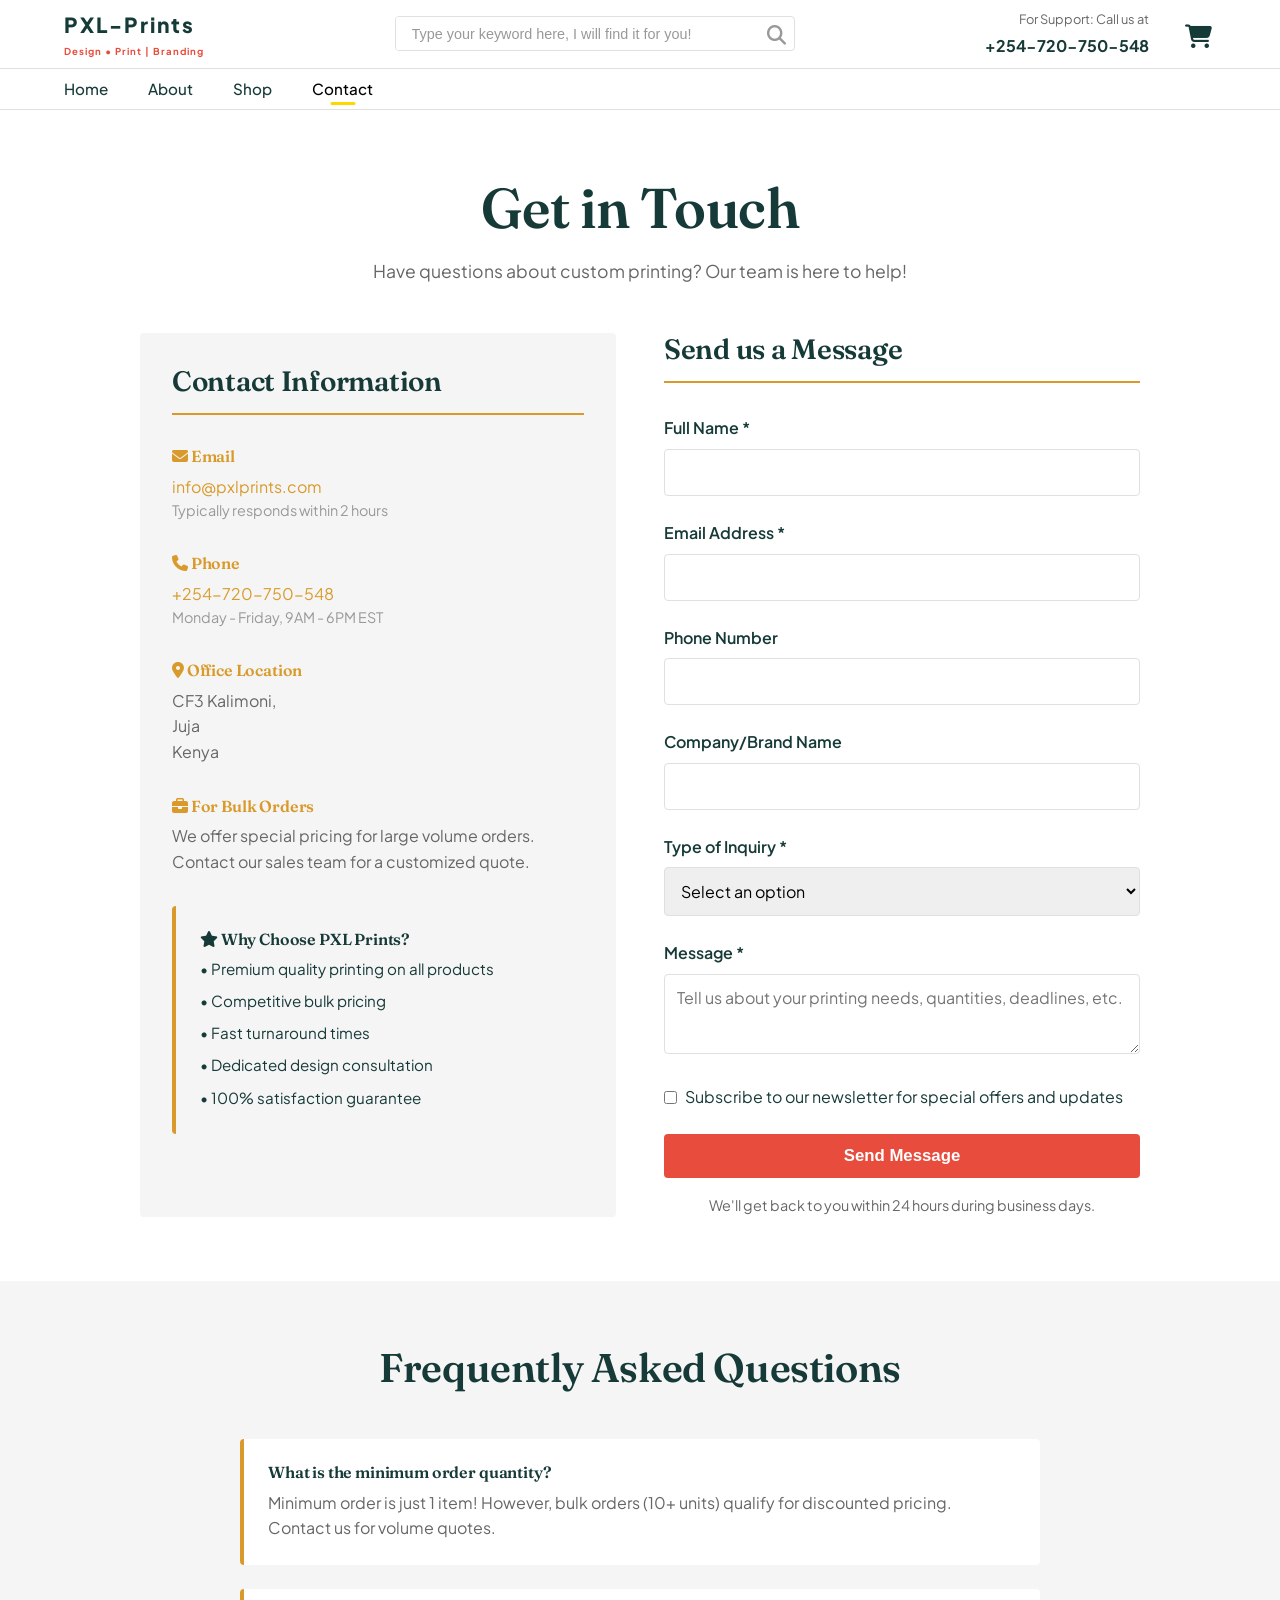
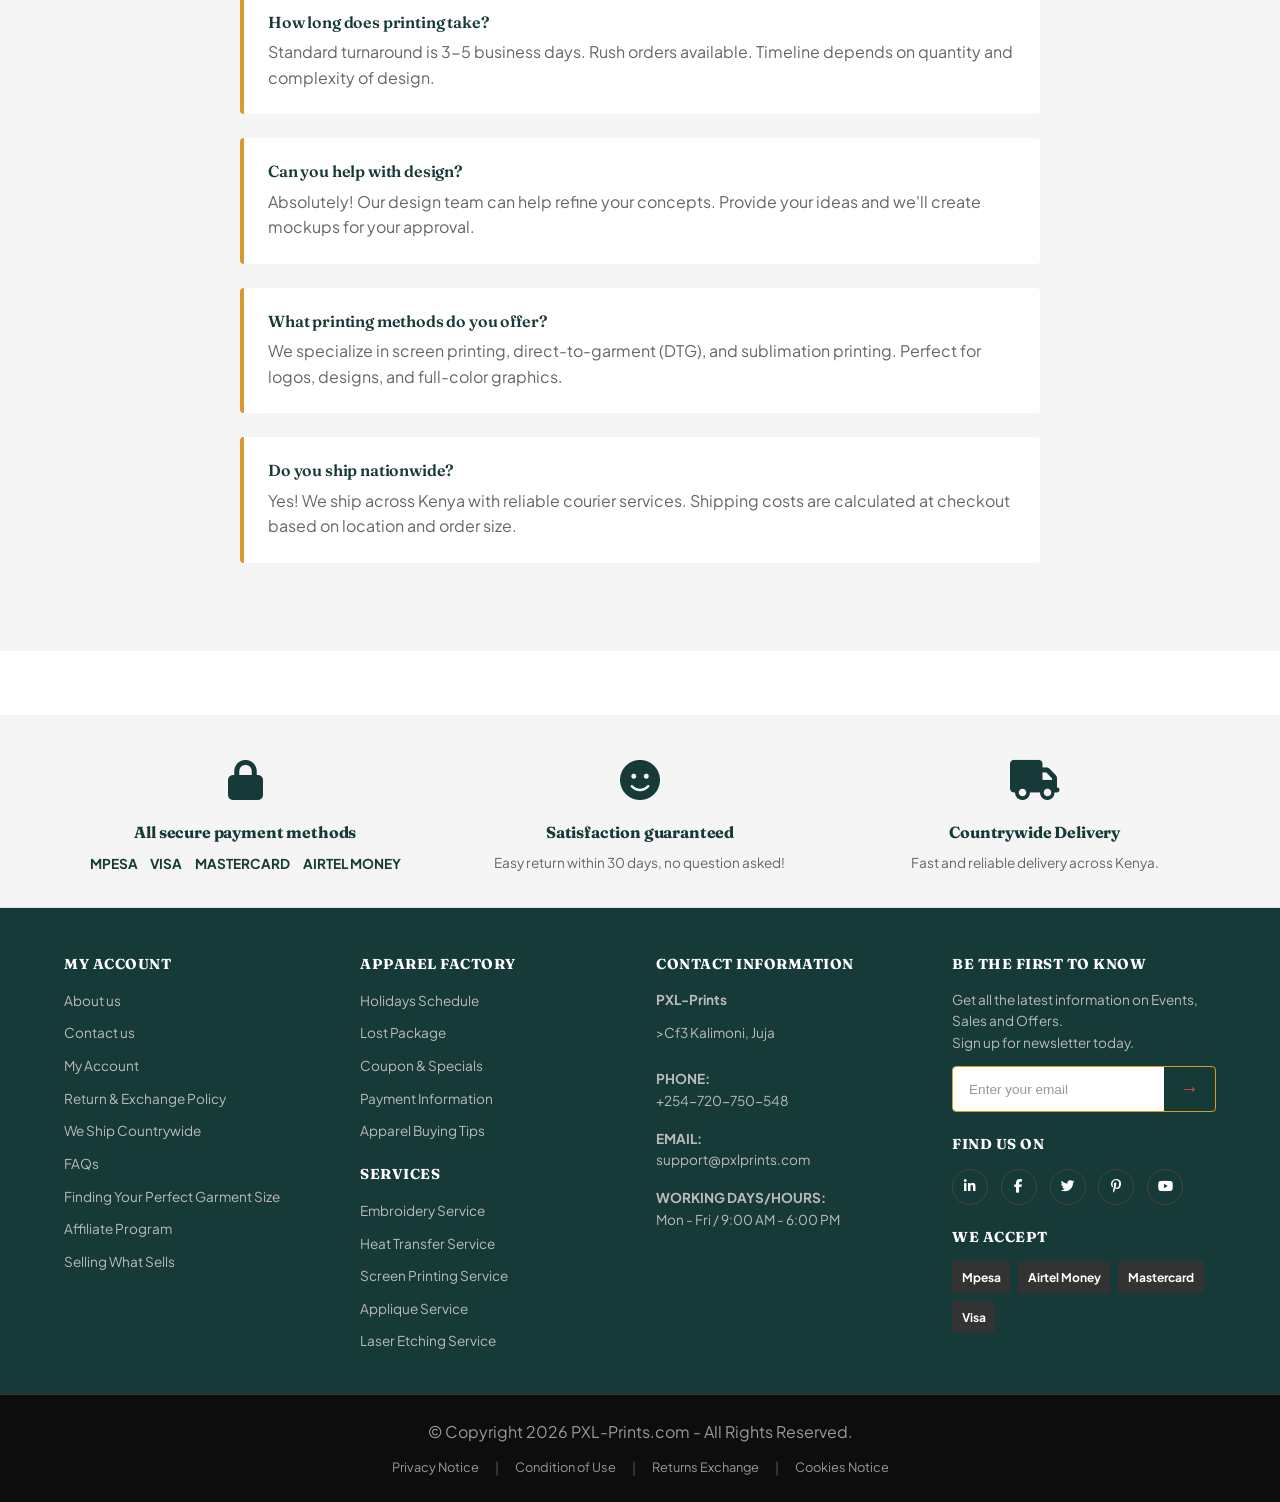
<file: contact.html>
<!DOCTYPE html>
<html lang="en">
<head>
  <meta charset="UTF-8">
  <meta name="viewport" content="width=device-width, initial-scale=1.0">
  <title>Contact Us - PXL-Prints</title>
  <link rel="stylesheet" href="styles.css">
  <link rel="preconnect" href="https://fonts.googleapis.com" />
  <link rel="preconnect" href="https://fonts.gstatic.com" crossorigin />
  <link href="https://fonts.googleapis.com/css2?family=Plus+Jakarta+Sans:wght@400;500;600;700;800&family=Fraunces:opsz,wght@9..144,500;9..144,600;9..144,700&display=swap" rel="stylesheet" />
  <link rel="stylesheet" href="https://cdnjs.cloudflare.com/ajax/libs/font-awesome/6.5.2/css/all.min.css">
</head>
<body>
  <!-- Header & Navigation -->
  <header>
    <div class="header-top">
      <div class="container">
        <div class="logo">
          <span class="logo-text">PXL-Prints</span>
          <span class="logo-tagline">Design • Print | Branding</span>
        </div>
        <div class="search-bar">
          <input type="text" placeholder="Type your keyword here, I will find it for you!">
          <button class="search-btn"><i class="fas fa-search"></i></button>
        </div>
        <div class="header-right">
          <div class="support-info">
            <p class="support-label">For Support: Call us at</p>
            <p class="support-phone">+254-720-750-548</p>
          </div>
          <a href="cart.html" class="cart-link">
            <span class="icon-btn cart-icon"><i class="fas fa-shopping-cart"></i></span>
            <span class="cart-count" style="display: none;">0</span>
          </a>
        </div>
      </div>
    </div>

    <!-- Mobile/Tablet Header -->
    <div class="header-mobile">
      <div class="mobile-header-content">
        <!-- Hamburger Menu -->
        <button class="hamburger" id="mobile-menu-toggle" onclick="toggleMobileMenu()">
          <span><i class="fas fa-bars"></i></span>
        </button>

        <!-- Logo -->
        <div class="mobile-logo">
          <span class="logo-text">PXL-Prints</span>
          <span class="logo-tagline">Design • Print | Branding</span>
        </div>

        <!-- Right Icons -->
        <div class="mobile-icons">
          <a href="#account" class="icon-btn account-icon"><i class="fas fa-user"></i></a>
          <a href="cart.html" class="icon-btn cart-icon">
            <span><i class="fas fa-shopping-cart"></i></span>
            <span class="cart-count" style="display: none;">0</span>
          </a>
        </div>
      </div>

      <!-- Mobile Search Bar (hidden by default) -->
      <div class="mobile-search" id="mobile-search" style="display: none;">
        <input type="text" placeholder="Search...">
        <button class="search-btn"><i class="fas fa-search"></i></button>
      </div>
    </div>

    <nav class="main-nav">
      <div class="container">
        <ul class="nav-links">
          <li><a href="index.html">Home</a></li>
          <li><a href="about.html">About</a></li>
          <li><a href="shop.html">Shop</a></li>
          <li><a href="contact.html" class="active">Contact</a></li>
          
        </ul>
      </div>
    </nav>
     <!-- Mobile Menu (hidden by default) -->
    <nav class="mobile-menu" id="mobile-menu" style="display: none;">
      <ul class="mobile-nav-links">
        <li><a href="index.html">Home</a></li>
         <li><a href="about.html">About</a></li>
        <li><a href="shop.html">Shop</a></li>
        <li><a href="contact.html" class="active">Contact</a></li>
       
      </ul>
    </nav>
  </header>

  <!-- Contact Section -->
  <section class="contact-section">
    <div class="container">
      <h1 style="text-align: center; margin-bottom: 1rem;">Get in Touch</h1>
      <p style="text-align: center; color: #666; margin-bottom: 3rem; font-size: 1.1rem;">
        Have questions about custom printing? Our team is here to help!
      </p>

      <div class="contact-content">
        <div class="contact-info">
          <h3>Contact Information</h3>
          <div class="contact-item">
            <h4><i class="fas fa-envelope"></i> Email</h4>
            <p><a href="mailto:info@pxlprints.com">info@pxlprints.com</a></p>
            <p style="font-size: 0.9rem; color: #999;">Typically responds within 2 hours</p>
          </div>
          <div class="contact-item">
            <h4><i class="fas fa-phone"></i> Phone</h4>
            <p><a href="tel:+254720750548">+254-720-750-548</a></p>
            <p style="font-size: 0.9rem; color: #999;">Monday - Friday, 9AM - 6PM EST</p>
          </div>
          <div class="contact-item">
            <h4><i class="fas fa-map-marker-alt"></i> Office Location</h4>
            <p>CF3 Kalimoni, <br>Juja<br>Kenya</p>
          </div>
          <div class="contact-item">
            <h4><i class="fas fa-briefcase"></i> For Bulk Orders</h4>
            <p>We offer special pricing for large volume orders. Contact our sales team for a customized quote.</p>
          </div>
          <div style="background-color: #f5f5f5; padding: 1.5rem; border-left: 4px solid var(--accent-gold); border-radius: 4px; margin-top: 2rem;">
            <h4 style="color: var(--primary-black); margin-bottom: 0.5rem;"><i class="fas fa-star"></i> Why Choose PXL Prints?</h4>
            <ul style="list-style: none; font-size: 0.95rem;">
              <li style="margin-bottom: 0.5rem;">• Premium quality printing on all products</li>
              <li style="margin-bottom: 0.5rem;">• Competitive bulk pricing</li>
              <li style="margin-bottom: 0.5rem;">• Fast turnaround times</li>
              <li style="margin-bottom: 0.5rem;">• Dedicated design consultation</li>
              <li>• 100% satisfaction guarantee</li>
            </ul>
          </div>
        </div>

        <form class="contact-form" id="contact-form" onsubmit="submitContactForm(event)">
          <h3>Send us a Message</h3>

          <div class="form-group">
            <label for="name">Full Name *</label>
            <input type="text" id="name" name="name" required>
          </div>

          <div class="form-group">
            <label for="contact-email">Email Address *</label>
            <input type="email" id="contact-email" name="email" required>
          </div>

          <div class="form-group">
            <label for="phone">Phone Number</label>
            <input type="tel" id="phone" name="phone">
          </div>

          <div class="form-group">
            <label for="company">Company/Brand Name</label>
            <input type="text" id="company" name="company">
          </div>

          <div class="form-group">
            <label for="inquiry-type">Type of Inquiry *</label>
            <select id="inquiry-type" name="inquiryType" required>
              <option value="">Select an option</option>
              <option value="custom-quote">Request Custom Quote</option>
              <option value="bulk-order">Bulk Order Pricing</option>
              <option value="design-help">Design Assistance</option>
              <option value="product-info">Product Information</option>
              <option value="other">Other Inquiry</option>
            </select>
          </div>

          <div class="form-group">
            <label for="message">Message *</label>
            <textarea id="message" name="message" required placeholder="Tell us about your printing needs, quantities, deadlines, etc."></textarea>
          </div>

          <div class="form-group" style="display: none;" id="quote-message-container">
            <label for="quote-message">Product Interest</label>
            <textarea id="quote-message" name="quoteMessage" readonly></textarea>
          </div>

          <div class="form-group">
            <label style="display: flex; align-items: center; gap: 0.5rem; font-weight: 400;">
              <input type="checkbox" name="newsletter" style="width: auto;">
              Subscribe to our newsletter for special offers and updates
            </label>
          </div>

          <button type="submit" class="btn btn-primary" style="width: 100%; padding: 0.75rem 2rem; font-size: 1.05rem;">Send Message</button>

          <div style="margin-top: 1rem; font-size: 0.9rem; color: #666; text-align: center;">
            We'll get back to you within 24 hours during business days.
          </div>
        </form>
      </div>
    </div>
  </section>

  <!-- FAQ Section -->
  <section style="padding: 4rem 1.5rem; background-color: #f5f5f5;">
    <div class="container">
      <h2 style="text-align: center; margin-bottom: 3rem;">Frequently Asked Questions</h2>

      <div style="max-width: 800px; margin: 0 auto;">
        <div style="background-color: white; padding: 1.5rem; margin-bottom: 1.5rem; border-radius: 4px; border-left: 4px solid var(--accent-gold);">
          <h4 style="color: var(--primary-black); margin-bottom: 0.5rem;">What is the minimum order quantity?</h4>
          <p style="color: #666; margin-bottom: 0;">Minimum order is just 1 item! However, bulk orders (10+ units) qualify for discounted pricing. Contact us for volume quotes.</p>
        </div>

        <div style="background-color: white; padding: 1.5rem; margin-bottom: 1.5rem; border-radius: 4px; border-left: 4px solid var(--accent-gold);">
          <h4 style="color: var(--primary-black); margin-bottom: 0.5rem;">How long does printing take?</h4>
          <p style="color: #666; margin-bottom: 0;">Standard turnaround is 3-5 business days. Rush orders available. Timeline depends on quantity and complexity of design.</p>
        </div>

        <div style="background-color: white; padding: 1.5rem; margin-bottom: 1.5rem; border-radius: 4px; border-left: 4px solid var(--accent-gold);">
          <h4 style="color: var(--primary-black); margin-bottom: 0.5rem;">Can you help with design?</h4>
          <p style="color: #666; margin-bottom: 0;">Absolutely! Our design team can help refine your concepts. Provide your ideas and we'll create mockups for your approval.</p>
        </div>

        <div style="background-color: white; padding: 1.5rem; margin-bottom: 1.5rem; border-radius: 4px; border-left: 4px solid var(--accent-gold);">
          <h4 style="color: var(--primary-black); margin-bottom: 0.5rem;">What printing methods do you offer?</h4>
          <p style="color: #666; margin-bottom: 0;">We specialize in screen printing, direct-to-garment (DTG), and sublimation printing. Perfect for logos, designs, and full-color graphics.</p>
        </div>
        <div style="background-color: white; padding: 1.5rem; margin-bottom: 1.5rem; border-radius: 4px; border-left: 4px solid var(--accent-gold);">
          <h4 style="color: var(--primary-black); margin-bottom: 0.5rem;">Do you ship nationwide?</h4>
          <p style="color: #666; margin-bottom: 0;">Yes! We ship across Kenya with reliable courier services. Shipping costs are calculated at checkout based on location and order size.</p>
      </div>
    </div>
  </section>

  <!-- Footer -->
  <footer>
    <!-- Trust Badges Section -->
    <div class="trust-badges">
      <div class="container">
        <div class="badges-grid">
          <div class="badge-item">
            <div class="badge-icon"><i class="fas fa-lock"></i></div>
            <h3>All secure payment methods</h3>
            <div class="payment-methods">
              <span>MPESA</span>
              <span>VISA</span>
              <span>MASTERCARD</span>
              <span>AIRTEL MONEY</span>
            </div>
          </div>
          <div class="badge-item">
            <div class="badge-icon"><i class="fas fa-smile"></i></div>
            <h3>Satisfaction guaranteed</h3>
            <p>Easy return within 30 days, no question asked!</p>
          </div>
          <div class="badge-item">
            <div class="badge-icon"><i class="fas fa-truck"></i></div>
            <h3>Countrywide Delivery</h3>
            <p>Fast and reliable delivery across Kenya.</p>
          </div>
        </div>
      </div>
    </div>

    <!-- Main Footer Content -->
    <div class="footer-main">
      <div class="container">
        <div class="footer-grid">
          <!-- My Account Section -->
          <div class="footer-section">
            <h4>MY ACCOUNT</h4>
            <ul>
              <li><a href="#about">About us</a></li>
              <li><a href="contact.html">Contact us</a></li>
              <li><a href="#account">My Account</a></li>
              <li><a href="#returns">Return & Exchange Policy</a></li>
              <li><a href="#worldwide">We Ship Countrywide</a></li>
              <li><a href="#faq">FAQs</a></li>
              <li><a href="#sizing">Finding Your Perfect Garment Size</a></li>
              <li><a href="#affiliate">Affiliate Program</a></li>
              <li><a href="#selling">Selling What Sells</a></li>
            </ul>
          </div>

          <!-- Services Section -->
          <div class="footer-section">
            <h4>APPAREL FACTORY</h4>
            <ul>
              <li><a href="#schedule">Holidays Schedule</a></li>
              <li><a href="#package">Lost Package</a></li>
              <li><a href="#coupon">Coupon & Specials</a></li>
              <li><a href="#payment">Payment Information</a></li>
              <li><a href="#tips">Apparel Buying Tips</a></li>
            </ul>
            <h4 style="margin-top: 1.5rem;">SERVICES</h4>
            <ul>
              <li><a href="#embroidery">Embroidery Service</a></li>
              <li><a href="#heat">Heat Transfer Service</a></li>
              <li><a href="#screen">Screen Printing Service</a></li>
              <li><a href="#applique">Applique Service</a></li>
              <li><a href="#laser">Laser Etching Service</a></li>
            </ul>
          </div>

          <!-- Contact Information -->
          <div class="footer-section">
            <h4>CONTACT INFORMATION</h4>
            <p class="company-name">PXL-Prints</p>
            <p>>Cf3 Kalimoni, Juja</p>
            <p style="margin-top: 1.5rem;"><strong>PHONE:</strong><br>+254-720-750-548</p>
            <p style="margin-top: 1rem;"><strong>EMAIL:</strong><br>support@pxlprints.com</p>
            <p style="margin-top: 1rem;"><strong>WORKING DAYS/HOURS:</strong><br>Mon - Fri / 9:00 AM - 6:00 PM</p>
          </div>

          <!-- Newsletter Section -->
          <div class="footer-section">
            <h4>BE THE FIRST TO KNOW</h4>
            <p>Get all the latest information on Events, Sales and Offers.<br>Sign up for newsletter today.</p>
            <form class="newsletter-form" onsubmit="return false;">
              <input type="email" placeholder="Enter your email" required>
              <button type="submit" class="newsletter-btn">→</button>
            </form>
            
            <h4 style="margin-top: 1.5rem;">FIND US ON</h4>
            <div class="social-links">
              <a href="#linkedin" title="LinkedIn"><i class="fab fa-linkedin-in"></i></a>
              <a href="#facebook" title="Facebook"><i class="fab fa-facebook-f"></i></a>
              <a href="#twitter" title="Twitter"><i class="fab fa-twitter"></i></a>
              <a href="#pinterest" title="Pinterest"><i class="fab fa-pinterest-p"></i></a>
              <a href="#youtube" title="YouTube"><i class="fab fa-youtube"></i></a>
            </div>

            <h4 style="margin-top: 1.5rem;">WE ACCEPT</h4>
            <div class="payment-logos">
              <span class="payment-badge">Mpesa</span>
              <span class="payment-badge">Airtel Money</span>
              <span class="payment-badge">Mastercard</span>
              <span class="payment-badge">Visa</span>
            </div>
          </div>
        </div>
      </div>
    </div>

    <!-- Footer Bottom -->
    <div class="footer-bottom">
      <div class="container">
        <p>&copy; Copyright 2026 PXL-Prints.com - All Rights Reserved.</p>
        <div class="footer-links">
          <a href="#privacy">Privacy Notice</a>
          <span>|</span>
          <a href="#terms">Condition of Use</a>
          <span>|</span>
          <a href="#returns">Returns Exchange</a>
          <span>|</span>
          <a href="#cookies">Cookies Notice</a>
        </div>
      </div>
    </div>
  </footer>

  <script src="app.js"></script>
  <script>
    function submitContactForm(event) {
      event.preventDefault();

      const formData = new FormData(event.target);
      const data = Object.fromEntries(formData);

      // Create email body
      let emailBody = 'NEW CONTACT FORM SUBMISSION\n\n';
      emailBody += `Name: ${data.name}\n`;
      emailBody += `Email: ${data.email}\n`;
      if (data.phone) emailBody += `Phone: ${data.phone}\n`;
      if (data.company) emailBody += `Company: ${data.company}\n`;
      emailBody += `Inquiry Type: ${data.inquiryType}\n\n`;

      if (data.quoteMessage) {
        emailBody += `Product Interest:\n${data.quoteMessage}\n\n`;
      }

      emailBody += `Message:\n${data.message}\n\n`;
      emailBody += `Newsletter: ${data.newsletter === 'on' ? 'Yes, subscribe me' : 'No'}\n`;

      // Create mailto link
      const subject = encodeURIComponent(`PrintBrand Inquiry: ${data.inquiryType}`);
      const body = encodeURIComponent(emailBody);
      const mailtoLink = `mailto:info@printbrand.com?subject=${subject}&body=${body}`;

      // Open email client
      window.location.href = mailtoLink;

      showNotification('Opening your email client...');
    }

    // Load quote message if coming from product detail
    document.addEventListener('DOMContentLoaded', function() {
      const quoteMessage = localStorage.getItem('quoteMessage');
      if (quoteMessage) {
        const messageInput = document.getElementById('message');
        messageInput.value = quoteMessage + '\n\n';
        localStorage.removeItem('quoteMessage');

        // Set inquiry type to custom quote
        document.getElementById('inquiry-type').value = 'custom-quote';
      }
    });
  </script>
</body>
</html>
</file>
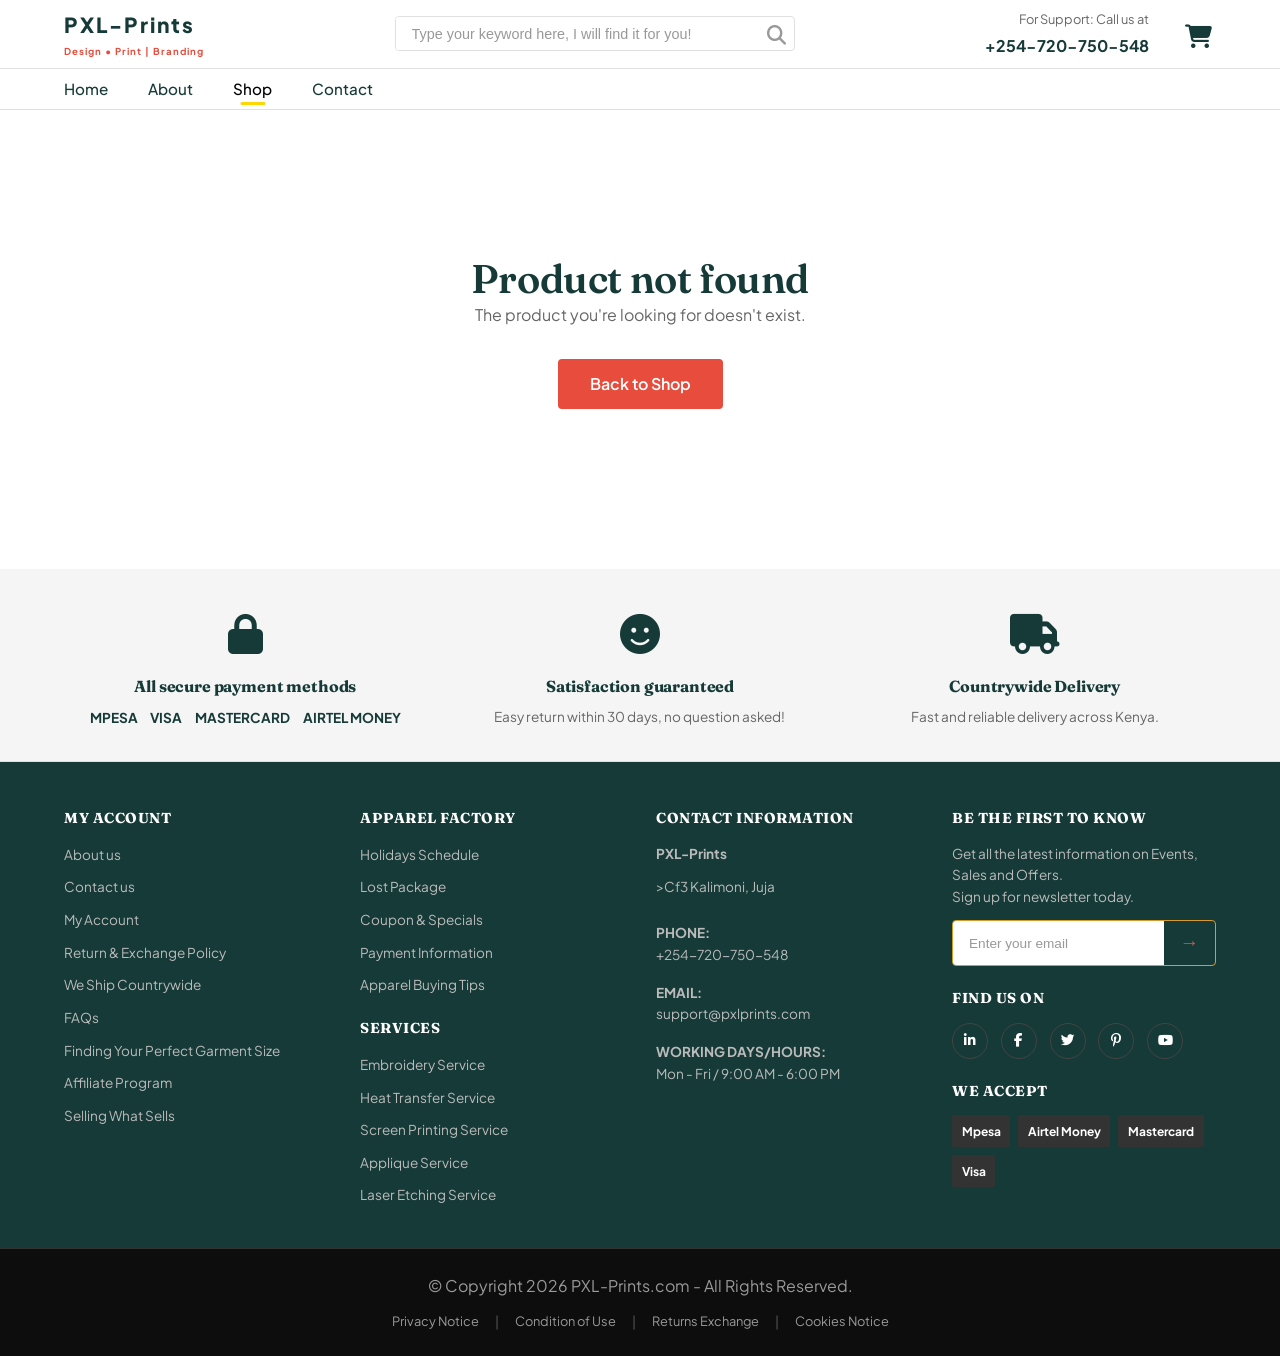
<file: product-detail.html>
<!DOCTYPE html>
<html lang="en">
<head>
  <meta charset="UTF-8">
  <meta name="viewport" content="width=device-width, initial-scale=1.0">
  <title>Product Detail - PrintBrand Custom Printing</title>
  <link rel="stylesheet" href="styles.css">
  <link rel="preconnect" href="https://fonts.googleapis.com" />
  <link rel="preconnect" href="https://fonts.gstatic.com" crossorigin />
  <link href="https://fonts.googleapis.com/css2?family=Plus+Jakarta+Sans:wght@400;500;600;700;800&family=Fraunces:opsz,wght@9..144,500;9..144,600;9..144,700&display=swap" rel="stylesheet" />
  <link rel="stylesheet" href="https://cdnjs.cloudflare.com/ajax/libs/font-awesome/6.5.2/css/all.min.css">
</head>
<body>
  <!-- Header & Navigation -->
  <header>
    <div class="header-top">
      <div class="container">
        <div class="logo">
          <span class="logo-text">PXL-Prints</span>
          <span class="logo-tagline">Design • Print | Branding</span>
        </div>
        <div class="search-bar">
          <input type="text" placeholder="Type your keyword here, I will find it for you!">
          <button class="search-btn"><i class="fas fa-search"></i></button>
        </div>
        <div class="header-right">
          <div class="support-info">
            <p class="support-label">For Support: Call us at</p>
            <p class="support-phone">+254-720-750-548</p>
          </div>
          <a href="cart.html" class="cart-link">
            <span class="icon-btn cart-icon"><i class="fas fa-shopping-cart"></i></span>
            <span class="cart-count" style="display: none;">0</span>
          </a>
        </div>
      </div>
    </div>

    <!-- Mobile/Tablet Header -->
    <div class="header-mobile">
      <div class="mobile-header-content">
        <!-- Hamburger Menu -->
        <button class="hamburger" id="mobile-menu-toggle" onclick="toggleMobileMenu()">
          <span><i class="fas fa-bars"></i></span>
        </button>

        <!-- Logo -->
        <div class="mobile-logo">
          <span class="logo-text">PXL-Prints</span>
          <span class="logo-tagline">Design • Print | Branding</span>
        </div>

        <!-- Right Icons -->
        <div class="mobile-icons">
          <a href="#account" class="icon-btn account-icon"><i class="fas fa-user"></i></a>
          <a href="cart.html" class="icon-btn cart-icon">
            <span><i class="fas fa-shopping-cart"></i></span>
            <span class="cart-count" style="display: none;">0</span>
          </a>
        </div>
      </div>

      <!-- Mobile Search Bar (hidden by default) -->
      <div class="mobile-search" id="mobile-search" style="display: none;">
        <input type="text" placeholder="Search...">
        <button class="search-btn"><i class="fas fa-search"></i></button>
      </div>
    </div>

    <nav class="main-nav">
      <div class="container">
        <ul class="nav-links">
          <li><a href="index.html">Home</a></li>
          <li><a href="about.html">About</a></li>
          <li><a href="shop.html" class="active">Shop</a></li>
          <li><a href="contact.html">Contact</a></li>
          
        </ul>
      </div>
    </nav>
     <!-- Mobile Menu (hidden by default) -->
    <nav class="mobile-menu" id="mobile-menu" style="display: none;">
      <ul class="mobile-nav-links">
        <li><a href="index.html">Home</a></li>
        <li><a href="about.html">About</a></li>
        <li><a href="shop.html" class="active">Shop</a></li>
        <li><a href="contact.html">Contact</a></li>
        
      </ul>
    </nav>
  </header>

  <!-- Product Detail Section -->
  <section class="product-detail">
    <div class="container">
      <div class="detail-container" id="product-detail-container">
        <!-- Product detail will be dynamically loaded here -->
      </div>
    </div>
  </section>

  <!-- Footer -->
  <footer>
    <!-- Trust Badges Section -->
    <div class="trust-badges">
      <div class="container">
        <div class="badges-grid">
          <div class="badge-item">
            <div class="badge-icon"><i class="fas fa-lock"></i></div>
            <h3>All secure payment methods</h3>
            <div class="payment-methods">
              <span>MPESA</span>
              <span>VISA</span>
              <span>MASTERCARD</span>
              <span>AIRTEL MONEY</span>
            </div>
          </div>
          <div class="badge-item">
            <div class="badge-icon"><i class="fas fa-smile"></i></div>
            <h3>Satisfaction guaranteed</h3>
            <p>Easy return within 30 days, no question asked!</p>
          </div>
          <div class="badge-item">
            <div class="badge-icon"><i class="fas fa-truck"></i></div>
            <h3>Countrywide Delivery</h3>
            <p>Fast and reliable delivery across Kenya.</p>
          </div>
        </div>
      </div>
    </div>

    <!-- Main Footer Content -->
    <div class="footer-main">
      <div class="container">
        <div class="footer-grid">
          <!-- My Account Section -->
          <div class="footer-section">
            <h4>MY ACCOUNT</h4>
            <ul>
              <li><a href="#about">About us</a></li>
              <li><a href="contact.html">Contact us</a></li>
              <li><a href="#account">My Account</a></li>
              <li><a href="#returns">Return & Exchange Policy</a></li>
              <li><a href="#worldwide">We Ship Countrywide</a></li>
              <li><a href="#faq">FAQs</a></li>
              <li><a href="#sizing">Finding Your Perfect Garment Size</a></li>
              <li><a href="#affiliate">Affiliate Program</a></li>
              <li><a href="#selling">Selling What Sells</a></li>
            </ul>
          </div>

          <!-- Services Section -->
          <div class="footer-section">
            <h4>APPAREL FACTORY</h4>
            <ul>
              <li><a href="#schedule">Holidays Schedule</a></li>
              <li><a href="#package">Lost Package</a></li>
              <li><a href="#coupon">Coupon & Specials</a></li>
              <li><a href="#payment">Payment Information</a></li>
              <li><a href="#tips">Apparel Buying Tips</a></li>
            </ul>
            <h4 style="margin-top: 1.5rem;">SERVICES</h4>
            <ul>
              <li><a href="#embroidery">Embroidery Service</a></li>
              <li><a href="#heat">Heat Transfer Service</a></li>
              <li><a href="#screen">Screen Printing Service</a></li>
              <li><a href="#applique">Applique Service</a></li>
              <li><a href="#laser">Laser Etching Service</a></li>
            </ul>
          </div>

          <!-- Contact Information -->
          <div class="footer-section">
            <h4>CONTACT INFORMATION</h4>
            <p class="company-name">PXL-Prints</p>
            <p>>Cf3 Kalimoni, Juja</p>
            <p style="margin-top: 1.5rem;"><strong>PHONE:</strong><br>+254-720-750-548</p>
            <p style="margin-top: 1rem;"><strong>EMAIL:</strong><br>support@pxlprints.com</p>
            <p style="margin-top: 1rem;"><strong>WORKING DAYS/HOURS:</strong><br>Mon - Fri / 9:00 AM - 6:00 PM</p>
          </div>

          <!-- Newsletter Section -->
          <div class="footer-section">
            <h4>BE THE FIRST TO KNOW</h4>
            <p>Get all the latest information on Events, Sales and Offers.<br>Sign up for newsletter today.</p>
            <form class="newsletter-form" onsubmit="return false;">
              <input type="email" placeholder="Enter your email" required>
              <button type="submit" class="newsletter-btn">→</button>
            </form>
            
            <h4 style="margin-top: 1.5rem;">FIND US ON</h4>
            <div class="social-links">
              <a href="#linkedin" title="LinkedIn"><i class="fab fa-linkedin-in"></i></a>
              <a href="#facebook" title="Facebook"><i class="fab fa-facebook-f"></i></a>
              <a href="#twitter" title="Twitter"><i class="fab fa-twitter"></i></a>
              <a href="#pinterest" title="Pinterest"><i class="fab fa-pinterest-p"></i></a>
              <a href="#youtube" title="YouTube"><i class="fab fa-youtube"></i></a>
            </div>

            <h4 style="margin-top: 1.5rem;">WE ACCEPT</h4>
            <div class="payment-logos">
              <span class="payment-badge">Mpesa</span>
              <span class="payment-badge">Airtel Money</span>
              <span class="payment-badge">Mastercard</span>
              <span class="payment-badge">Visa</span>
            </div>
          </div>
        </div>
      </div>
    </div>

    <!-- Footer Bottom -->
    <div class="footer-bottom">
      <div class="container">
        <p>&copy; Copyright 2026 PXL-Prints.com - All Rights Reserved.</p>
        <div class="footer-links">
          <a href="#privacy">Privacy Notice</a>
          <span>|</span>
          <a href="#terms">Condition of Use</a>
          <span>|</span>
          <a href="#returns">Returns Exchange</a>
          <span>|</span>
          <a href="#cookies">Cookies Notice</a>
        </div>
      </div>
    </div>
  </footer>

  <script src="app.js"></script>
  <script>
    async function displayProductDetail() {

      if (Object.keys(products).length === 0) {
    await loadProducts();
  }

      const productId = localStorage.getItem('selectedProduct');
      const product = findProduct(productId);

      if (!product) {
        document.getElementById('product-detail-container').innerHTML = `
          <div style="text-align: center; padding: 3rem; grid-column: 1 / -1;">
            <h2>Product not found</h2>
            <p style="color: #666; margin-bottom: 2rem;">The product you're looking for doesn't exist.</p>
            <a href="shop.html" class="btn btn-primary">Back to Shop</a>
          </div>
        `;
        return;
      }

      const detailHTML = `
        <div class="detail-image">
              <img src="${product.image}" alt="${product.name}">
            </div>
        <div class="detail-info">
          <div class="detail-category">${product.category}</div>
          <h1>${product.name}</h1>
          <div class="detail-rating">⭐ Highly Rated by Brands & Startups</div>
          <div class="detail-price">Ksh${product.price.toFixed(2)}</div>
          <div class="detail-description">${product.description}</div>

          <div class="detail-options">
            ${product.sizes ? `
              <div class="option-group">
                <label for="size">Select Size:</label>
                <select id="size">
                  <option value="">Choose a size</option>
                  ${product.sizes.map(size => `<option value="${size}">${size}</option>`).join('')}
                </select>
              </div>
            ` : ''}

            ${product.colors ? `
              <div class="option-group">
                <label for="color">Select Color:</label>
                <select id="color">
                  <option value="">Choose a color</option>
                  ${product.colors.map(color => `<option value="${color}">${color}</option>`).join('')}
                </select>
              </div>
            ` : ''}

            <div class="option-group">
              <label for="quantity">Quantity:</label>
              <input type="number" id="quantity" value="1" min="1" max="1000">
            </div>
          </div>

          <div class="detail-actions">
            <button class="btn btn-primary" onclick="addToCartDetail('${product.id}')">Add to Cart</button>
            <button class="btn btn-secondary" onclick="requestCustomQuote('${product.id}')">Request Quote</button>
          </div>

          <div class="detail-specs">
            <h3 style="margin-bottom: 1.5rem; margin-top: 0;">Product Specifications</h3>
            ${Object.entries(product.specs).map(([key, value]) => `
              <div class="spec-item">
                <div class="spec-label">${key.charAt(0).toUpperCase() + key.slice(1)}:</div>
                <div class="spec-value">${value}</div>
              </div>
            `).join('')}
          </div>
        </div>
      `;

      document.getElementById('product-detail-container').innerHTML = detailHTML;
    }

    function addToCartDetail(productId) {
      const product = findProduct(productId);
      if (!product) return;

      const size = document.getElementById('size')?.value || '';
      const color = document.getElementById('color')?.value || '';
      const quantity = parseInt(document.getElementById('quantity').value) || 1;

      if (product.sizes && !size) {
        alert('Please select a size');
        return;
      }

      if (product.colors && !color) {
        alert('Please select a color');
        return;
      }

      const options = {};
      if (size) options.size = size;
      if (color) options.color = color;

      cart.addItem(product, quantity, options);
      showNotification(`${quantity} ${product.name}(s) added to cart!`);
    }

    function requestCustomQuote(productId) {
      const product = findProduct(productId);
      if (!product) return;

      const size = document.getElementById('size')?.value || 'Any';
      const color = document.getElementById('color')?.value || 'Any';
      const quantity = parseInt(document.getElementById('quantity').value) || 1;

      const message = `I'm interested in a custom quote for ${quantity}x ${product.name} - Size: ${size}, Color: ${color}`;
      localStorage.setItem('quoteMessage', message);
      window.location.href = 'contact.html';
    }

    document.addEventListener('DOMContentLoaded', displayProductDetail);
  </script>
</body>
</html>
</file>
<file: about.css>
/* ---------- Design tokens ---------- */
:root {
  --teal: #1e4a47;
  --teal-deep: #163a37;
  --teal-soft: #2f5f5a;
  --gold: #d99a2b;
  --gold-soft: #f0c14b;
  --cream: #f7f5ef;
  --paper: #ffffff;
  --ink: #1d1f1e;
  --muted: #6f736f;
  --line: #e7e4da;
  --radius: 28px;
  --shadow: 0 18px 40px -18px rgba(22, 58, 55, 0.35);

  --primary-black: #163a37;
  --primary-white: #ffffff;
  --accent-gold: #d99a2b;
  --light-gray: #f5f5f5;
  --dark-gray: #333333;
  --border-gray: #e0e0e0;
  --success-green: #2f5f5a;
  --error-red: #e74c3c;
  --card-bg: #1e293b;
}

* { box-sizing: border-box; margin: 0; padding: 0; }

html { scroll-behavior: smooth; background: var(--cream); }

body {
  font-family: "Plus Jakarta Sans", system-ui, sans-serif;
  color: var(--ink);
  background: var(--cream);
  line-height: 1.6;
  -webkit-font-smoothing: antialiased;
}

img { max-width: 100%; display: block; }

h1, h2, h3, h4 {
  font-family: "Fraunces", Georgia, serif;
  line-height: 1.15;
  font-weight: 600;
  letter-spacing: -0.01em;
}

section { padding: clamp(2.5rem, 6vw, 5rem) 1.25rem; }

.eyebrow {
  font-size: 0.8rem;
  letter-spacing: 0.18em;
  text-transform: uppercase;
  color: var(--gold);
  font-weight: 700;
  margin-bottom: 0.6rem;
}

/* ============================================
   HEADER & NAVIGATION
   ============================================ */

header {
  background-color: var(--primary-white);
  border-bottom: 1px solid var(--border-gray);
  position: sticky;
  top: 0;
  z-index: 1000;
}

.header-top {
  border-bottom: 1px solid var(--border-gray);
  padding: 0.5rem 0;
}

.header-top .container {
  display: flex;
  justify-content: space-between;
  align-items: center;
  gap: 0.5rem;
  padding: 0 2rem;
}

.logo {
  font-size: 1.3rem;
  font-weight: 900;
  color: var(--primary-black);
  letter-spacing: 2px;
  white-space: nowrap;
  min-width: fit-content;
  display: flex;
  flex-direction: column;
  align-items: flex-start;
}

.logo-text {
  display: block;
}

.logo-tagline {
  font-size: 0.6rem;
  font-weight: 700;
  color: var(--error-red);
  letter-spacing: 1px;
  margin-top: 0.2rem;
}

/* Mobile Header */
.header-mobile {
  display: none;
  background-color: var(--primary-white);
  border-bottom: 1px solid var(--border-gray);
  padding: 0.75rem 1rem;
  position: sticky;
  top: 0;
  z-index: 1000;
}

.mobile-header-content {
  display: flex;
  justify-content: space-between;
  align-items: center;
  gap: 1rem;
}

.mobile-logo {
  flex: 1;
  text-align: center;
  display: flex;
  flex-direction: column;
  align-items: center;
}

.mobile-logo .logo-text {
  font-size: 1.1rem;
  font-weight: 900;
  color: var(--primary-black);
}

.mobile-logo .logo-tagline {
  font-size: 0.55rem;
  color: var(--error-red);
  margin-top: 0.1rem;
}

.mobile-icons {
  display: flex;
  gap: 1rem;
}

.icon-btn {
  background: none;
  border: none;
  font-size: 1.3rem;
  cursor: pointer;
  color: var(--primary-black);
  text-decoration: none;
  transition: color 0.3s ease;
  padding: 0.25rem;
  display: flex;
  align-items: center;
  justify-content: center;
}

.icon-btn:hover {
  color: var(--accent-gold);
}

.cart-icon {
  position: relative;
}

.mobile-search {
  display: flex;
  gap: 0.5rem;
  padding: 0.5rem;
  border-top: 1px solid var(--border-gray);
  background-color: var(--primary-white);
}

.mobile-search input {
  flex: 1;
  padding: 0.5rem;
  border: 1px solid var(--border-gray);
  border-radius: 4px;
  font-size: 0.85rem;
}

.mobile-search .search-btn {
  padding: 0.5rem 0.75rem;
  font-size: 1rem;
}

/* Mobile Menu */
.mobile-menu {
  background-color: var(--primary-white);
  border-bottom: 1px solid var(--border-gray);
  padding: 0;
  position: absolute;
  top: 100%;
  left: 0;
  right: 0;
  width: 100%;
  z-index: 999;
}

.mobile-nav-links {
  list-style: none;
  display: flex;
  flex-direction: column;
}

.mobile-nav-links li {
  border-bottom: 1px solid var(--border-gray);
  
}

.mobile-nav-links a {
  display: block;
  padding: 1rem;
  color: var(--primary-black);
  text-decoration: none;
  font-weight: 500;
  transition: background-color 0.3s ease;
}

.mobile-nav-links a:hover {
  background-color: #f5f5f5;
  color: var(--accent-gold);
}

/* Hamburger Menu for Mobile */
.hamburger {
  display: none;
  flex-direction: column;
  gap: 4px;
  cursor: pointer;
  background: none;
  border: none;
  padding: 0;
  width: 30px;
  height: 24px;
}

.hamburger span {
  width: 100%;
  height: 3px;
  background-color: var(--primary-black);
  border-radius: 2px;
  transition: all 0.3s ease;
  display: block;
}

.search-bar {
  flex: 1;
  display: flex;
  max-width: 400px;
  max-height: 35px;
  border: 1px solid var(--border-gray);
  border-radius: 4px;
  overflow: hidden;
}

.search-bar input {
  flex: 1;
  padding: 0.75rem 1rem;
  border: none;
  outline: none;
  font-size: 0.9rem;
  color: var(--primary-black);
}

.search-bar input::placeholder {
  color: #999;
}

.search-btn {
  background: none;
  color:#999;
  border: none;
  padding: 0.5rem 0.5rem;
  cursor: pointer;
  font-size: 1.2rem;
  transition: color 0.3s ease;
}

.search-btn:hover {
  color: var(--accent-gold);
}

.header-right {
  display: flex;
  align-items: center;
  gap: 2rem;
  white-space: nowrap;
}

.support-info {
  text-align: right;
}

.support-label {
  font-size: 0.8rem;
  color: #666;
  margin-bottom: 0.2rem;
}

.support-phone {
  font-size: 1rem;
  font-weight: 700;
  color: var(--primary-black);
  margin-bottom: 0;
}

.cart-icon {
  position: relative;
  cursor: pointer;
  font-size: 1.5rem;
  margin-top: 5px;
}

.cart-count {
  position: relative;
  top: -40px;
  right: -25px;
  background-color: var(--error-red);
  color: var(--primary-white);
  border-radius: 50%;
  width: 20px;
  height: 20px;
  display: flex;
  align-items: center;
  justify-content: center;
  font-size: 0.5rem;
  font-weight: 700;
}

/* Main Navigation */
.main-nav {
  background-color: var(--primary-white);
}

.main-nav .container {
  display: flex;
  justify-content: space-between;
  align-items: center;
  height: 40px;
}

.nav-links {
  display: flex;
  list-style: none;
  gap: 2.5rem;
  align-items: center;
  padding: 0 2rem;
}

.nav-links a {
  color: var(--primary-black);
  font-size: 0.95rem;
  font-weight: 500;
  transition: color 0.3s ease;
  text-decoration: none;
}

.nav-links a:hover {
  color: var(--accent-gold);
}

.nav-links a.active {
    position: relative;
    color: #000;
}

.nav-links a.active::after {
    content: "";
    position: absolute;
    left: 50%;
    bottom: -7px;
    transform: translateX(-50%);
    width: 25px;
    height: 3px;
    background: #FFD700;
    border-radius: 10px;
}

.hamburger {
  display: none;
  flex-direction: column;
  gap: 5px;
  cursor: pointer;
}

.hamburger span {
  width: 25px;
  height: 3px;
  background-color: var(--primary-white);
  border-radius: 2px;
  transition: all 0.3s ease;
}

/* ---------- Intro ---------- */
.intro {
  max-width: var(--maxw);
  margin: 0 auto;
  text-align: center;
}
.intro-title {
  font-size: clamp(1.8rem, 5vw, 3rem);
  margin-bottom: 2rem;
  text-wrap: balance;
}
.intro-figure {
  border-radius: var(--radius);
  overflow: hidden;
  box-shadow: var(--shadow);
}
.intro-figure img {
  width: 100%;
  object-fit: contain;
  aspect-ratio: 36 / 12;
}

/* ---------- Story / timeline ---------- */
.story { max-width: var(--maxw); margin: 0 auto; }
.story-head { text-align: center; max-width: 640px; margin: 0 auto 3rem; }
.story-head h2 { font-size: clamp(1.7rem, 4.5vw, 2.5rem); margin-bottom: 1rem; }
.story-sub { color: var(--muted); }

.timeline { display: flex; flex-direction: column; gap: clamp(2rem, 5vw, 3.5rem); }

.t-item {
  display: grid;
  grid-template-columns: 1fr 1fr;
  align-items: center;
  gap: clamp(1.5rem, 4vw, 3.5rem);
}
.t-item.alt { direction: rtl; }
.t-item.alt > * { direction: ltr; }

.t-media {
  border-radius: var(--radius);
  overflow: hidden;
  box-shadow: var(--shadow);
  border: 6px solid var(--teal);
}
.t-media img {
  width: 100%;
  aspect-ratio: 4 / 3;
  object-fit: cover;
  transition: transform 0.6s ease;
}
.t-item:hover .t-media img { transform: scale(1.05); }

.t-body { padding: 0 0.5rem; }
.t-num {
  display: inline-grid;
  place-items: center;
  width: 44px; height: 44px;
  border-radius: 50%;
  background: var(--cream);
  border: 1.5px solid var(--gold);
  color: var(--gold);
  font-family: "Fraunces", serif;
  font-weight: 700;
  margin-bottom: 1rem;
}
.t-body h3 { font-size: clamp(1.25rem, 3vw, 1.6rem); margin-bottom: 0.65rem; }
.t-body p { color: var(--muted); }

/* ---------- Team ---------- */
.team { background: var(--paper); }
.team-head { text-align: center; margin-bottom: 2.75rem; }
.team-head h2 { font-size: clamp(1.7rem, 4.5vw, 2.5rem); margin-bottom: 0.5rem; }
.team-head p { color: var(--muted); }

.team-grid {
  max-width: 920px;
  margin: 0 auto;
  display: grid;
  grid-template-columns: repeat(3, 1fr);
  gap: 1.5rem;
}
.member {
  background: var(--cream);
  border: 1px solid var(--line);
  border-radius: 22px;
  padding: 1.5rem;
  text-align: center;
  transition: transform 0.3s, box-shadow 0.3s;
}
.member:hover { transform: translateY(-6px); box-shadow: var(--shadow); }
.member-photo {
  width: 96px; height: 96px;
  margin: 0 auto 1rem;
  border-radius: 50%;
  overflow: hidden;
  border: 3px solid var(--teal);
}
.member-photo img { width: 100%; height: 100%; object-fit: cover; }
.member h3 { font-size: 1.15rem; }
.member .role { color: var(--muted); font-size: 0.9rem; margin-bottom: 0.85rem; }
.socials { display: flex; gap: 0.5rem; justify-content: center; }
.socials a {
  width: 32px; height: 32px;
  display: grid; place-items: center;
  border-radius: 50%;
  background: var(--teal);
  color: #fff;
  font-size: 0.75rem;
  text-decoration: none;
  text-transform: uppercase;
  font-weight: 700;
  transition: background 0.2s;
}
.socials a:hover { background: var(--gold); color: var(--teal-deep); }

/* ---------- Testimonials ---------- */
.testimonials { max-width: var(--maxw); margin: 0 auto; }
.testi-head { margin-bottom: 2rem; }
.testi-head h2 { font-size: clamp(1.6rem, 4.5vw, 2.4rem); text-wrap: balance; }

.testi-grid {
  display: grid;
  grid-template-columns: 1.4fr 1fr;
  gap: 1.5rem;
}
.testi-card {
  background: var(--teal);
  color: #fff;
  border-radius: var(--radius);
  padding: 1.75rem;
  display: grid;
  grid-template-columns: auto 1fr;
  gap: 1.5rem;
  align-items: center;
}
.testi-photo {
  width: 150px;
  border-radius: 20px;
  overflow: hidden;
}
.testi-photo img { width: 100%; height: 100%; object-fit: cover; border: 2px solid var(--gold); border-radius: 50%; min-height: 200px;}
.testi-quote p { font-size: 0.98rem; margin-bottom: 1.25rem; color: rgba(255,255,255,0.9); }
.testi-quote footer { display: flex; flex-direction: column; }
.t-name { font-family: "Fraunces", serif; font-weight: 600; font-size: 1.05rem; }
.t-role { color: var(--gold-soft); font-size: 0.85rem; }

.testi-photo-lg {
  border-radius: var(--radius);
  overflow: hidden;
  box-shadow: var(--shadow);
}
.testi-photo-lg img { width: 100%; height: 100%; object-fit: cover; min-height: 260px; }


/* ---------- Reveal animation ---------- */
.reveal {
  opacity: 0;
  transform: translateY(28px);
  transition: opacity 0.7s ease, transform 0.7s ease;
}
.reveal.visible { opacity: 1; transform: none; }

/* ---------- Responsive ---------- */
@media (max-width: 860px) {
  .testi-grid { grid-template-columns: 1fr; }
  .testi-photo-lg img { min-height: 220px; }
}

@media (max-width: 720px) {
  .nav-toggle { display: flex; }
  .nav-links {
    position: absolute;
    top: 100%;
    left: 1.25rem; right: 1.25rem;
    flex-direction: column;
    align-items: stretch;
    gap: 0.25rem;
    background: var(--teal-soft);
    border-radius: 18px;
    padding: 0.75rem;
    box-shadow: var(--shadow);
    transform: translateY(-10px);
    opacity: 0;
    pointer-events: none;
    transition: opacity 0.25s, transform 0.25s;
  }
  .nav-links.open { opacity: 1; transform: none; pointer-events: auto; }
  .nav-links a { padding: 0.7rem 0.9rem; border-radius: 10px; }
  .nav-cta { text-align: center; }

  .t-item, .t-item.alt { grid-template-columns: 1fr; direction: ltr; }
  .t-body { padding: 0; }

  .team-grid { grid-template-columns: 1fr; max-width: 340px; }

  .testi-card { grid-template-columns: 1fr; text-align: left; }
  .testi-photo { width: 100%; }
  .testi-photo img { min-height: 180px; }

  .features { grid-template-columns: repeat(2, 1fr); gap: 1.25rem; }
}

@media (max-width: 420px) {
  .features { grid-template-columns: 1fr; }
  .hero-badge span { padding: 0.4rem 1.6rem; }
}

@media (prefers-reduced-motion: reduce) {
  .reveal { opacity: 1; transform: none; transition: none; }
  html { scroll-behavior: auto; }
}


/* ============================================
   FOOTER
   ============================================ */

footer {
  background-color: var(--primary-black);
  color: var(--primary-white);
  margin-top: 4rem;
}

/* Trust Badges Section */
.trust-badges {
  background-color: #f5f5f5;
  padding: 2rem 1.5rem;
  color: var(--primary-black);
  border-bottom: 1px solid var(--border-gray);
}

.badges-grid {
  display: grid;
  grid-template-columns: repeat(3, 1fr);
  gap: 2rem;
  max-width: 1200px;
  margin: 0 auto;
}

.badge-item {
  text-align: center;
}

.badge-icon {
  font-size: 2.5rem;
  margin-bottom: 0.75rem;
  display: block;
}

.badge-item h3 {
  font-size: 1rem;
  font-weight: 700;
  margin-bottom: 0.75rem;
  color: var(--primary-black);
}

.badge-item p {
  font-size: 0.85rem;
  color: #666;
  line-height: 1.5;
  margin-bottom: 0;
}

.payment-methods {
  font-size: 0.85rem;
  color: var(--primary-black);
  font-weight: 700;
  display: flex;
  justify-content: center;
  gap: 0.8rem;
  flex-wrap: wrap;
}

.delivery-logos {
  font-size: 0.85rem;
  color: var(--primary-black);
  font-weight: 700;
  display: flex;
  justify-content: center;
  gap: 1rem;
}

/* Main Footer Content */
.footer-main {
  padding: 3rem 1.5rem 2rem;
}

.footer-grid {
  display: grid;
  grid-template-columns: repeat(4, 1fr);
  gap: 2rem;
  max-width: 1300px;
  margin: 0 auto;
}

.footer-section {
  font-size: 0.9rem;
}

.footer-section h4 {
  color: var(--primary-white);
  font-weight: 700;
  margin-bottom: 1rem;
  font-size: 0.9rem;
  letter-spacing: 0.5px;
}

.footer-section p {
  color: #bbb;
  font-size: 0.85rem;
  line-height: 1.6;
  margin-bottom: 0.75rem;
}

.company-name {
  color: var(--primary-white);
  font-weight: 700;
  margin-bottom: 0.5rem;
}

.footer-section ul {
  list-style: none;
}

.footer-section ul li {
  margin-bottom: 0.6rem;
}

.footer-section a {
  color: #bbb;
  text-decoration: none;
  transition: color 0.3s ease;
  font-size: 0.85rem;
}

.footer-section a:hover {
  color: var(--accent-gold);
}

/* Newsletter Form */
.newsletter-form {
  display: flex;
  border: 1px solid var(--accent-gold);
  border-radius: 4px;
  overflow: hidden;
  margin-bottom: 1.5rem;
}

.newsletter-form input {
  flex: 1;
  padding: 0.7rem 1rem;
  border: none;
  background-color: var(--primary-white);
  color: var(--primary-black);
  font-size: 0.85rem;
  outline: none;
}

.newsletter-form input::placeholder {
  color: #999;
}

.newsletter-btn {
  background-color: transparent;
  border: none;
  color: var(--error-red);
  font-size: 1.2rem;
  padding: 0.7rem 1rem;
  cursor: pointer;
  transition: color 0.3s ease;
  font-weight: 700;
}

.newsletter-btn:hover {
  color: var(--accent-gold);
}

/* Social Links */
.social-links {
  display: flex;
  gap: 0.8rem;
  flex-wrap: wrap;
}

.social-links a {
  display: flex;
  align-items: center;
  justify-content: center;
  width: 36px;
  height: 36px;
  background-color: var(--primary-black);
  border: 1px solid #444;
  border-radius: 50%;
  color: var(--primary-white);
  text-decoration: none;
  font-weight: 700;
  font-size: 0.85rem;
  transition: all 0.3s ease;
}

.social-links a:hover {
  background-color: var(--accent-gold);
  color: var(--primary-black);
  border-color: var(--accent-gold);
}

/* Payment Logos */
.payment-logos {
  display: flex;
  gap: 0.5rem;
  flex-wrap: wrap;
}

.payment-badge {
  background-color: #333;
  color: var(--primary-white);
  padding: 0.4rem 0.6rem;
  font-size: 0.75rem;
  font-weight: 700;
  border-radius: 2px;
  display: inline-block;
}

/* Footer Bottom */
.footer-bottom {
  background-color: #0d0d0d;
  border-top: 1px solid #333;
  padding: 1.5rem;
  text-align: center;
  font-size: 0.85rem;
  color: #999;
}

.footer-bottom .container {
  max-width: 1300px;
  margin: 0 auto;
  padding: 0;
}

.footer-bottom p {
  margin-bottom: 0.75rem;
}

.footer-links {
  display: flex;
  justify-content: center;
  gap: 1rem;
  flex-wrap: wrap;
}

.footer-links a {
  color: #999;
  text-decoration: none;
  transition: color 0.3s ease;
  font-size: 0.8rem;
}

.footer-links a:hover {
  color: var(--accent-gold);
}

.footer-links span {
  color: #555;
}

/* Responsive Footer */
@media (max-width: 768px) {
  header {
    position: fixed;
    top: 0;
    left: 0;
    width: 100%;
    z-index: 1000;
  }

  .header-top {
    display: none;
  }

  .header-mobile {
    display: flex;
    flex-direction: column;
  }

  .main-nav {
    display: none;
  }

  .mobile-menu {
    position: static;
    border-bottom: none;
  }

  .hamburger {
    display: flex;
  }

  .header-top .container {
    flex-direction: column;
    gap: 1rem;
  }

  .search-bar {
    max-width: 100%;
  }

  .header-right {
    flex-direction: column;
    gap: 1rem;
    text-align: center;
  }

  .main-nav .container {
    flex-direction: column;
  }

  .nav-links {
    position: absolute;
    top: 100%;
    right: 0;
    flex-direction: column;
    background-color: var(--primary-white);
    width: 100%;
    gap: 0;
    padding: 0;
    max-height: 0;
    overflow: hidden;
    transition: max-height 0.3s ease;
    border-top: 1px solid var(--border-gray);
  }

  .nav-links.active {
    max-height: 400px;
  }

  .nav-links a {
    padding: 1rem 1.5rem;
    display: block;
    border-bottom: 1px solid var(--border-gray);
    color: var(--primary-black);
  }

  .hamburger {
    display: flex;
  }

  .vertical-cta {
    position: relative;
    writing-mode: horizontal-tb;
    padding: 1rem 1.5rem;
    width: 100%;
    margin-bottom: 2rem;
    left: 0;
    top: 0;
    transform: none;
  }

  .badges-grid {
    grid-template-columns: 1fr 1fr;
    gap: 1.5rem;
  }

  .badge-item h3 {
    font-size: 0.95rem;
  }

  .footer-grid {
    grid-template-columns: repeat(2, 1fr);
    gap: 1.5rem;
  }

  .footer-section h4 {
    font-size: 0.85rem;
    margin-bottom: 0.75rem;
  }

  .footer-section a,
  .footer-section p {
    font-size: 0.8rem;
  }

  .social-links a {
    width: 32px;
    height: 32px;
    font-size: 0.75rem;
  }

  .payment-badge {
    font-size: 0.7rem;
    padding: 0.35rem 0.5rem;
  }

  .newsletter-form input {
    font-size: 0.8rem;
  }

  .service-card {
    padding: 2.5rem 2rem;
    min-height: 250px;
  }

  .service-card h3 {
    font-size: 1.5rem;
    margin-bottom: 1.2rem;
  }

}

@media (max-width: 480px){
  header {
    position: fixed;
    top: 0;
    left: 0;
    right: 0;
    z-index: 1000;
  }

  .header-top {
    display: none;
  }

  .header-mobile {
    display: flex;
    flex-direction: column;
    padding: 0.6rem 0.75rem;
  }

  .mobile-header-content {
    gap: 0.8rem;
  }

  .mobile-logo .logo-text {
    font-size: 0.95rem;
  }

  .mobile-logo .logo-tagline {
    font-size: 0.5rem;
  }

  .icon-btn {
    font-size: 1.2rem;
  }

  .hamburger {
    width: 28px;
    height: 22px;
  }

  .hamburger span {
    height: 2.5px;
  }

  .mobile-search {
    padding: 0.4rem;
    gap: 0.3rem;
  }

  .mobile-search input {
    font-size: 0.8rem;
    padding: 0.4rem;
  }

  .mobile-menu {
    position: static;
    border-bottom: none;
  }

  .main-nav {
    display: none;
  }

  .container {
    padding: 0 1rem;
  }

  h1 {
    font-size: 1.4rem;
  }

  h2 {
    font-size: 1.1rem;
  }

  .info-bar-container {
    flex-direction: row;
    gap: 2px;
    text-align: center;
    font-size: 10px;
    margin-top: 60px;
  }

  .search-bar {
    max-width: 100%;
    
  }

  .info-item span:last-child {
    font-size: 0.75rem;
  }

  .trust-badges {
    padding: 1.5rem 1rem;
  }

  .badges-grid {
    grid-template-columns: 1fr;
    gap: 1rem;
  }

  .badge-item h3 {
    font-size: 0.9rem;
  }

  .payment-methods,
  .delivery-logos {
    font-size: 0.75rem;
    gap: 0.5rem;
  }

  .footer-main {
    padding: 2rem 1rem 1.5rem;
  }

  .footer-grid {
    grid-template-columns: 1fr;
    gap: 1.5rem;
  }

  .footer-section h4 {
    font-size: 0.8rem;
    margin-bottom: 0.6rem;
  }

  .footer-section a,
  .footer-section p {
    font-size: 0.75rem;
  }

  .newsletter-form {
    margin-bottom: 1rem;
  }

  .newsletter-form input {
    padding: 0.6rem 0.8rem;
    font-size: 0.75rem;
  }

  .social-links {
    gap: 0.6rem;
  }

  .social-links a {
    width: 30px;
    height: 30px;
    font-size: 0.7rem;
  }

  .payment-badge {
    font-size: 0.65rem;
    padding: 0.3rem 0.4rem;
  }

  .footer-bottom {
    padding: 1rem 0.5rem;
    font-size: 0.75rem;
  }

  .footer-bottom p {
    margin-bottom: 0.5rem;
  }

  .footer-links {
    gap: 0.5rem;
    font-size: 0.7rem;
  }

}
</file>
<file: styles.css>
/* ============================================
   GARMENT PRINTING BUSINESS WEBSITE
   Color Scheme: Black, White, Gold
   ============================================ */

/* Root Variables */
:root {
  --primary-black: #163a37;
  --primary-white: #ffffff;
  --accent-gold: #d99a2b;
  --light-gray: #f5f5f5;
  --dark-gray: #333333;
  --border-gray: #e0e0e0;
  --success-green: #2f5f5a;
  --error-red: #e74c3c;
  --card-bg: #1e293b;
}


/* Reset & Base Styles */
* {
  margin: 0;
  padding: 0;
  box-sizing: border-box;
}

html {
  scroll-behavior: smooth;
}

body {
  font-family: "Plus Jakarta Sans", system-ui, sans-serif;
  background-color: var(--primary-white);
  color: var(--primary-black);
  line-height: 1.6;
}

/* Typography */
h1, h2, h3, h4 {
  font-family: "Fraunces", Georgia, serif;
  line-height: 1.15;
  font-weight: 600;
  letter-spacing: -0.01em;
}

h1 {
  font-size: clamp(2rem, 5vw, 3.5rem);
  line-height: 1.2;
}

h2 {
  font-size: clamp(1.75rem, 4vw, 2.5rem);
}

h3 {
  font-size: clamp(1.25rem, 3vw, 1.75rem);
}

p {
  margin-bottom: 1rem;
  font-size: 1rem;
}

a {
  color: var(--accent-gold);
  text-decoration: none;
  transition: color 0.3s ease;
}

a:hover {
  color: var(--primary-black);
}

#country {
    color: #a3a3a3;
}
#notes{
    color: #a3a3a3;
}

/* ============================================
   LAYOUT & CONTAINER
   ============================================ */

.container {
  width: 100%;
  max-width: 1200px;
  margin: 0 auto;
  padding: 0 1.5rem;
}

/* ============================================
   PROMO BANNER & INFO BAR
   ============================================ */

.promo-banner {
  background-color: var(--primary-black);
  color: var(--primary-white);
  text-align: center;
  padding: 0.75rem 1rem;
  font-size: 0.9rem;
  line-height: 1.4;
}

.promo-banner p {
  margin-bottom: 0;
}

.promo-banner strong {
  color: var(--accent-gold);
  font-weight: 700;
}

.info-bar {
  background-color: #f9f9f9;
  border-bottom: 1px solid var(--border-gray);
  padding: 0.75rem 0;
  font-size: 0.85rem;
}

.info-bar-container {
  max-width: 1200px;
  margin: 0 auto;
  padding: 0 1.5rem;
  display: flex;
  justify-content: space-between;
  align-items: center;
  flex-wrap: wrap;
  gap: 1.5rem;
}

.info-item {
  display: flex;
  align-items: center;
  gap: 0.5rem;
  color: #666;
}

.info-icon {
  font-size: 1.1rem;
}

.info-right {
  display: flex;
  gap: 1.5rem;
  margin-left: auto;
}

.account-link, .login-link {
  color: var(--primary-black);
  text-decoration: none;
  transition: color 0.3s ease;
}

.account-link:hover, .login-link:hover {
  color: var(--accent-gold);
}

/* ============================================
   HEADER & NAVIGATION
   ============================================ */

header {
  background-color: var(--primary-white);
  border-bottom: 1px solid var(--border-gray);
  position: sticky;
  top: 0;
  z-index: 1000;
}

.header-top {
  border-bottom: 1px solid var(--border-gray);
  padding: 0.5rem 0;
}

.header-top .container {
  display: flex;
  justify-content: space-between;
  align-items: center;
  gap: 0.5rem;
}

.logo {
  font-size: 1.3rem;
  font-weight: 900;
  color: var(--primary-black);
  letter-spacing: 2px;
  white-space: nowrap;
  min-width: fit-content;
  display: flex;
  flex-direction: column;
  align-items: flex-start;
}

.logo-text {
  display: block;
}

.logo-tagline {
  font-size: 0.6rem;
  font-weight: 700;
  color: var(--error-red);
  letter-spacing: 1px;
  margin-top: 0.2rem;
}

/* Mobile Header */
.header-mobile {
  display: none;
  background-color: var(--primary-white);
  border-bottom: 1px solid var(--border-gray);
  padding: 0.75rem 1rem;
  position: sticky;
  top: 0;
  z-index: 1000;
}

.mobile-header-content {
  display: flex;
  justify-content: space-between;
  align-items: center;
  gap: 1rem;
}

.mobile-logo {
  flex: 1;
  text-align: center;
  display: flex;
  flex-direction: column;
  align-items: center;
}

.mobile-logo .logo-text {
  font-size: 1.1rem;
  font-weight: 900;
  color: var(--primary-black);
}

.mobile-logo .logo-tagline {
  font-size: 0.55rem;
  color: var(--error-red);
  margin-top: 0.1rem;
}

.mobile-icons {
  display: flex;
  gap: 1rem;
}

.icon-btn {
  background: none;
  border: none;
  font-size: 1.3rem;
  cursor: pointer;
  color: var(--primary-black);
  text-decoration: none;
  transition: color 0.3s ease;
  padding: 0.25rem;
  display: flex;
  align-items: center;
  justify-content: center;
}

.icon-btn:hover {
  color: var(--accent-gold);
}

.cart-icon {
  position: relative;
}

.mobile-search {
  display: flex;
  gap: 0.5rem;
  padding: 0.5rem;
  border-top: 1px solid var(--border-gray);
  background-color: var(--primary-white);
}

.mobile-search input {
  flex: 1;
  padding: 0.5rem;
  border: 1px solid var(--border-gray);
  border-radius: 4px;
  font-size: 0.85rem;
}

.mobile-search .search-btn {
  padding: 0.5rem 0.75rem;
  font-size: 1rem;
}

/* Mobile Menu */
.mobile-menu {
  background-color: var(--primary-white);
  border-bottom: 1px solid var(--border-gray);
  padding: 0;
  position: absolute;
  top: 100%;
  left: 0;
  right: 0;
  width: 100%;
  z-index: 999;
}

.mobile-nav-links {
  list-style: none;
  display: flex;
  flex-direction: column;
}

.mobile-nav-links li {
  border-bottom: 1px solid var(--border-gray);
}

.mobile-nav-links a {
  display: block;
  padding: 1rem;
  color: var(--primary-black);
  text-decoration: none;
  font-weight: 500;
  transition: background-color 0.3s ease;
}

.mobile-nav-links a:hover {
  background-color: #f5f5f5;
  color: var(--accent-gold);
}

/* Hamburger Menu for Mobile */
.hamburger {
  display: none;
  flex-direction: column;
  gap: 4px;
  cursor: pointer;
  background: none;
  border: none;
  padding: 0;
  width: 30px;
  height: 24px;
}

.hamburger span {
  width: 100%;
  height: 3px;
  background-color: var(--primary-black);
  border-radius: 2px;
  transition: all 0.3s ease;
  display: block;
}

.search-bar {
  flex: 1;
  display: flex;
  max-width: 400px;
  max-height: 35px;
  border: 1px solid var(--border-gray);
  border-radius: 4px;
  overflow: hidden;
}

.search-bar input {
  flex: 1;
  padding: 0.75rem 1rem;
  border: none;
  outline: none;
  font-size: 0.9rem;
  color: var(--primary-black);
}

.search-bar input::placeholder {
  color: #999;
}

.search-btn {
  background: none;
  color:#999;
  border: none;
  padding: 0.5rem 0.5rem;
  cursor: pointer;
  font-size: 1.2rem;
  transition: color 0.3s ease;
}

.search-btn:hover {
  color: var(--accent-gold);
}

.header-right {
  display: flex;
  align-items: center;
  gap: 2rem;
  white-space: nowrap;
}

.support-info {
  text-align: right;
}

.support-label {
  font-size: 0.8rem;
  color: #666;
  margin-bottom: 0.2rem;
}

.support-phone {
  font-size: 1rem;
  font-weight: 700;
  color: var(--primary-black);
  margin-bottom: 0;
}

.cart-icon {
  position: relative;
  cursor: pointer;
  font-size: 1.5rem;
  margin-top: 5px;
}

.cart-count {
  position: relative;
  top: -40px;
  right: -25px;
  background-color: var(--error-red);
  color: var(--primary-white);
  border-radius: 50%;
  width: 20px;
  height: 20px;
  display: flex;
  align-items: center;
  justify-content: center;
  font-size: 0.5rem;
  font-weight: 700;
}

/* Main Navigation */
.main-nav {
  background-color: var(--primary-white);
}

.main-nav .container {
  display: flex;
  justify-content: space-between;
  align-items: center;
  height: 40px;
}

.nav-links {
  display: flex;
  list-style: none;
  gap: 2.5rem;
  align-items: center;
}

.nav-links a {
  color: var(--primary-black);
  font-size: 0.95rem;
  font-weight: 500;
  transition: color 0.3s ease;
  text-decoration: none;
}

.nav-links a:hover {
  color: var(--accent-gold);
}

.nav-links a.active {
    position: relative;
    color: #000;
}

.nav-links a.active::after {
    content: "";
    position: absolute;
    left: 50%;
    bottom: -7px;
    transform: translateX(-50%);
    width: 25px;
    height: 3px;
    background: #FFD700;
    border-radius: 10px;
}

.hamburger {
  display: none;
  flex-direction: column;
  gap: 5px;
  cursor: pointer;
}

.hamburger span {
  width: 25px;
  height: 3px;
  background-color: var(--primary-white);
  border-radius: 2px;
  transition: all 0.3s ease;
}

/* ============================================
   HERO SECTION
   ============================================ */

.hero {
  background-color: #2f5f5a;
  position: relative;
  padding: 4rem 1.5rem;
  min-height: 600px;
  display: flex;
  align-items: center;
  overflow: hidden;
}

.vertical-cta {
  position: absolute;
  left: 0;
  top: 50%;
  transform: translateY(-50%);
  background-color: var(--error-red);
  color: var(--primary-white);
  writing-mode: vertical-rl;
  padding: 1.5rem 0.8rem;
  font-weight: 700;
  font-size: 1rem;
  letter-spacing: 2px;
  line-height: 1.8;
  cursor: pointer;
  transition: all 0.3s ease;
}

.vertical-cta:hover {
  background-color: #d63828;
  padding: 1.5rem 1.2rem;
}

.hero-container {
  max-width: 1200px;
  margin: 0 auto;
  width: 100%;
  display: grid;
  grid-template-columns: 1fr 1fr;
  gap: 3rem;
  align-items: center;
  position: relative;
}

.hero-left {
  padding-left: 2rem;
}

.hero-title {
  font-size: clamp(1.8rem, 5vw, 2.8rem);
  color: var(--primary-white);
  margin-bottom: 1.5rem;
  line-height: 1.3;
  font-weight: 900;
}

.hero-text {
  font-size: 1rem;
  color: var(--primary-white);
  margin-bottom: 2.5rem;
  line-height: 1.7;
}

.btn-large {
  padding: 1rem 2.5rem;
  font-size: 1rem;
  margin-bottom: 2.5rem;
  display: inline-block;
}

.hero-call {
  margin-top: 2rem;
}

.hero-call p {
  margin-bottom: 0.3rem;
  color: var(--primary-white);
}

.hero-phone {
  font-size: 1.5rem;
  font-weight: 900;
  color: var(--primary-black);
  margin-bottom: 0;
}

.hero-right {
  display: flex;
  justify-content: center;
  align-items: center;
  position: relative;
}

.hero-image {
  max-width: 100%;
  width: 100%;
}

.hero-image img {
  max-width: 100%;
  height: auto;
  display: block;
}

/* Decorative Elements */
.decoration {
  position: absolute;
  font-size: 1.5rem;
  opacity: 0.4;
  color: var(--accent-gold);
}

.decoration-cross {
  top: 15%;
  right: 5%;
  font-size: 2rem;
  animation: float 3s ease-in-out infinite;
}

.decoration-dots-right {
  top: 50%;
  right: 2%;
  font-size: 0.8rem;
  line-height: 1.2;
  opacity: 0.5;
}

.decoration-dots-pink {
  bottom: 10%;
  right: 8%;
  font-size: 0.8rem;
  line-height: 1.2;
  color: #ff69b4;
  opacity: 0.6;
}

@keyframes float {
  0%, 100% { transform: translateY(0px); }
  50% { transform: translateY(-10px); }
}

/* ============================================
   SHOP PROMOTIONAL SECTION
   ============================================ */

.shop-promotional {
  background-color: var(--primary-white);
  padding: 5rem 1.5rem;
  text-align: center;
}

.promo-section-header {
  margin-bottom: 3rem;
}

.promo-section-header h2 {
  font-size: clamp(1.8rem, 4vw, 2.5rem);
  color: var(--primary-black);
  margin-bottom: 1rem;
  font-weight: 900;
}

.promo-section-header p {
  font-size: 1rem;
  color: #666;
  max-width: 600px;
  margin: 0 auto;
}

.category-carousel {
  position: relative;
  display: flex;
  align-items: center;
  gap: 1.5rem;
  margin-bottom: 3rem;
}

.carousel-btn {
  background-color: var(--primary-white);
  border: 1px solid var(--border-gray);
  width: 40px;
  height: 40px;
  border-radius: 50%;
  cursor: pointer;
  font-size: 1.2rem;
  color: var(--primary-black);
  display: flex;
  align-items: center;
  justify-content: center;
  transition: all 0.3s ease;
  flex-shrink: 0;
}

.carousel-btn:hover {
  background-color: var(--accent-gold);
  border-color: var(--accent-gold);
  color: var(--primary-black);
}

.carousel-prev, .carousel-next {
  display: none;
}

.categories-grid {
  display: grid;
  grid-template-columns: repeat(6, 1fr);
  gap: 1.5rem;
  overflow-x: auto;
}

.category-card {
  position: relative;
  overflow: hidden;
  border-radius: 8px;
  cursor: pointer;
  transition: all 0.3s ease;
  height: 280px;
  box-shadow: 0 2px 8px rgba(0, 0, 0, 0.1);
}

.category-card:hover {
  transform: translateY(-8px);
  box-shadow: 0 8px 16px rgba(0, 0, 0, 0.15);
}

.category-image {
  width: 100%;
  height: 100%;
  display: flex;
  align-items: flex-end;
  justify-content: center;
  position: relative;
}

.category-label {
  background-color: rgba(0, 0, 0, 0.5);
  color: var(--primary-white);
  padding: 1rem 1.5rem;
  font-weight: 700;
  font-size: 1rem;
  text-align: center;
  width: 100%;
  backdrop-filter: blur(4px);
}

.category-card:hover .category-label {
  background-color: rgba(0, 0, 0, 0.7);
}

.promo-action {
  text-align: center;
}

.btn-outline {
  background-color: var(--primary-white);
  color: var(--primary-black);
  border: 2px solid var(--primary-black);
  font-weight: 700;
  letter-spacing: 1px;
}

.btn-outline:hover {
  background-color: var(--primary-black);
  color: var(--primary-white);
  transform: translateY(-2px);
}

/* ============================================
   CORPORATE SECTION
   ============================================ */

.corporate-section {
  background-color: var(--primary-white);
  padding: 5rem 1.5rem;
}

.corporate-section .container {
  max-width: 1200px;
  margin: 0 auto;
  width: 100%;
}

.corporate-content {
  display: grid;
  grid-template-columns: 1fr 1fr;
  gap: 4rem;
  align-items: center;
}

.corporate-image {
  overflow: hidden;
  border-radius: 12px;
  background-color: #d4dfe9;
  min-height: 400px;
  display: flex;
  align-items: center;
  justify-content: center;
}

.corporate-image img {
  max-width: 100%;
  height: auto;
  display: block;
  width: 100%;
  object-fit: contain;
  padding: 1.5rem;
}

.corporate-text h2 {
  font-size: clamp(1.8rem, 4vw, 2.5rem);
  color: var(--primary-black);
  margin-bottom: 1.5rem;
  line-height: 1.3;
  font-weight: 900;
}

.corporate-text p {
  font-size: 1rem;
  color: #555;
  line-height: 1.7;
  margin-bottom: 2rem;
}

.corporate-buttons {
  display: flex;
  gap: 1rem;
  flex-wrap: wrap;
}

.btn-dark {
  background-color: var(--primary-black);
  color: var(--primary-white);
  padding: 0.85rem 2rem;
  font-weight: 600;
  border-radius: 4px;
  transition: all 0.3s ease;
  text-decoration: none;
  display: inline-block;
  border: none;
  cursor: pointer;
}

.btn-dark:hover {
  background-color: var(--accent-gold);
  transform: translateY(-2px);
}

/* ============================================
   SERVICES SECTION
   ============================================ */

.services-showcase {
  background-color: var(--primary-white);
  padding: 5rem 1.5rem;
}

.services-showcase .container {
  max-width: 1200px;
  margin: 0 auto;
  width: 100%;
}

.services-grid {
  display: grid;
  grid-template-columns: repeat(6, 1fr);
  gap: 2rem;
}

.service-card:nth-child(1) {
  grid-column: span 3;
}

.service-card:nth-child(2) {
  grid-column: span 3;
}

.service-card:nth-child(3) {
  grid-column: span 3;
}

.service-card:nth-child(4) {
  grid-column: span 3;
}

.service-card:nth-child(5) {
  grid-column: span 2;
}


.service-card {
  border-radius: 12px;
  padding: 3rem 2rem;
  min-height: 300px;
  display: flex;
  align-items: flex-start;
  justify-content: flex-start;
  position: relative;
  overflow: hidden;
  transition: all 0.3s ease;
  cursor: pointer;
}

.service-card:hover {
  transform: translateY(-8px);
  box-shadow: 0 12px 24px rgba(0, 0, 0, 0.15);
}

.service-content {
  position: relative;
  z-index: 2;
}

.service-card h3 {
  font-size: clamp(1.5rem, 3vw, 2rem);
  color: var(--primary-black);
  margin-bottom: 1.5rem;
  font-weight: 900;
  line-height: 1.3;
}

.discover-link {
  color: var(--primary-black);
  text-decoration: none;
  font-weight: 600;
  font-size: 1rem;
  border-bottom: 2px solid var(--primary-black);
  padding-bottom: 0.3rem;
  display: inline-block;
  transition: all 0.3s ease;
}

.discover-link:hover {
  border-bottom-color: var(--primary-white);
  color: var(--primary-black);
}

/* ============================================
   BUTTONS
   ============================================ */

.btn {
  padding: 0.75rem 2rem;
  font-size: 1rem;
  border: none;
  border-radius: 4px;
  cursor: pointer;
  transition: all 0.3s ease;
  font-weight: 600;
  display: inline-block;
  text-align: center;
  text-decoration: none;
}

.btn-primary {
  background-color: var(--error-red);
  color: var(--primary-white);
}

.btn-primary:hover {
  background-color: #d63828;
  transform: translateY(-2px);
}

.btn-secondary {
  background-color: var(--primary-white);
  color: var(--primary-black);
  border: 2px solid var(--accent-gold);
}

.btn-secondary:hover {
  background-color: var(--accent-gold);
  color: var(--primary-black);
  transform: translateY(-2px);
}

.btn-outline {
  background-color: transparent;
  color: var(--accent-gold);
  border: 2px solid var(--accent-gold);
}

.btn-outline:hover {
  background-color: var(--accent-gold);
  color: var(--primary-black);
  transform: translateY(-2px);
}

.btn-small {
  padding: 0.5rem 1.25rem;
  font-size: 0.9rem;
}

/* ============================================
   PRODUCT GRID
   ============================================ */

.products-section {
  padding: 4rem 0;
}

.section-header {
  text-align: center;
  margin-bottom: 3rem;
}

.section-header h2 {
  margin-bottom: 0.5rem;
}

.section-header p {
  color: #666;
  font-size: 1.1rem;
}

.filters {
  display: flex;
  gap: 1rem;
  margin-bottom: 2rem;
  flex-wrap: wrap;
  justify-content: center;
}

.filter-btn {
  padding: 0.6rem 1.5rem;
  background-color: var(--light-gray);
  border: 2px solid transparent;
  border-radius: 4px;
  cursor: pointer;
  font-weight: 600;
  transition: all 0.3s ease;
  color: var(--primary-black);
}

.filter-btn:hover,
.filter-btn.active {
  background-color: var(--primary-black);
  color: var(--primary-white);
  border-color: var(--accent-gold);
}

.products-section h2{
  margin-top: 30px;
}

.products-grid {
  display: grid;
  grid-template-columns: repeat(auto-fill, minmax(250px, 1fr));
  gap: 2rem;
}

.product-detail{
  margin-top: 50px;
}

.product-card {
  border: 1px solid var(--border-gray);
  border-radius: 4px;
  overflow: hidden;
  transition: all 0.3s ease;
  display: flex;
  flex-direction: column;
}

.product-card:hover {
  box-shadow: 0 8px 16px rgba(0, 0, 0, 0.1);
  transform: translateY(-4px);
}

.product-image {
  width: 100%;
  height: 300px;
  overflow: hidden;
  background: #f8f8f8;
  padding: 20px;
  display: flex;
  align-items: center;
  justify-content: center;
}

.product-image img {
  width: 100%;
  height: 100%;
  object-fit: cover;
  transition: transform 0.4s ease;
}

.product-card:hover .product-image img {
  transform: scale(1.08);
}

.product-info {
  padding: 1rem;
  flex-grow: 1;
  display: flex;
  flex-direction: column;
}

.product-category {
  color: var(--accent-gold);
  font-size: 0.65rem;
  text-transform: uppercase;
  font-weight: 600;
  letter-spacing: 1px;
  margin-bottom: 0.5rem;
}

.product-name {
  font-size: 0.9rem;
  font-weight: 700;
  margin-bottom: 0.5rem;
  color: var(--primary-black);
}

.product-description {
  font-size: 0.7rem;
  color: #666;
  margin-bottom: 1rem;
  flex-grow: 1;
}

.product-price {
  font-size: 1rem;
  font-weight: 700;
  color: var(--accent-gold);
  margin-bottom: 1rem;
}

.product-actions {
  display: flex;
  gap: 1rem;
}

.product-actions button {
  flex: 1;
  font-size: 0.65rem;
}

/* ============================================
   PRODUCT DETAIL PAGE
   ============================================ */

.product-detail {
  padding: 3rem 0;
}

.detail-container {
  display: grid;
  grid-template-columns: 1fr 1fr;
  gap: 3rem;
  align-items: start;
}

.detail-image {
  width: 500px;
  height: 700px;
  background-color: var(--light-gray);
  display: flex;
  align-items: center;
  justify-content: center;
  font-size: 5rem;
  color: #ccc;
  border-radius: 4px;
  overflow-x: hidden;
}

.detail-image img{
  max-width: auto;
  max-height: 100%;

}

.detail-info h1 {
  margin-bottom: 0.5rem;
}

.detail-category {
  color: var(--accent-gold);
  text-transform: uppercase;
  font-size: 0.85rem;
  font-weight: 600;
  letter-spacing: 1px;
  margin-bottom: 1rem;
}

.detail-rating {
  margin-bottom: 1rem;
  font-size: 0.9rem;
  color: #666;
}

.detail-price {
  font-size: 2rem;
  font-weight: 700;
  color: var(--accent-gold);
  margin-bottom: 1.5rem;
}

.detail-description {
  color: #666;
  margin-bottom: 2rem;
  line-height: 1.8;
}

.detail-options {
  margin-bottom: 2rem;
}

.option-group {
  margin-bottom: 1.5rem;
}

.option-group label {
  display: block;
  font-weight: 600;
  margin-bottom: 0.5rem;
}

.option-group select,
.option-group input {
  width: 100%;
  padding: 0.75rem;
  border: 1px solid var(--border-gray);
  border-radius: 4px;
  font-size: 1rem;
}

.quantity-selector {
  display: flex;
  align-items: center;
  gap: 1rem;
  margin-bottom: 2rem;
}

.quantity-btn {
  width: 40px;
  height: 40px;
  border: 1px solid var(--border-gray);
  background-color: var(--primary-white);
  cursor: pointer;
  font-weight: 700;
  border-radius: 4px;
  transition: all 0.3s ease;
}

.quantity-btn:hover {
  background-color: var(--light-gray);
}

.quantity-input {
  width: 60px;
  text-align: center;
  border: 1px solid var(--border-gray);
  padding: 0.5rem;
  border-radius: 4px;
}

.detail-actions {
  display: flex;
  gap: 1rem;
  margin-bottom: 2rem;
}

.detail-actions button {
  flex: 1;
}

.detail-specs {
  border-top: 1px solid var(--border-gray);
  padding-top: 2rem;
  margin-top: 2rem;
}

.spec-item {
  display: grid;
  grid-template-columns: 150px 1fr;
  padding: 1rem 0;
  border-bottom: 1px solid var(--border-gray);
}

.spec-item:last-child {
  border-bottom: none;
}

.spec-label {
  font-weight: 600;
}

.spec-value {
  color: #666;
}

/* ============================================
   CART PAGE
   ============================================ */

.cart-container {
  padding: 3rem 0;
}

.cart-container h1{
  margin-top: 50px
}

.cart-empty {
  text-align: center;
  padding: 3rem;
  color: #666;
}

.cart-content {
  display: grid;
  grid-template-columns: 2fr 1fr;
  gap: 3rem;
}

.cart-items {
  border-right: 1px solid var(--border-gray);
  padding-right: 2rem;
}

.cart-item {
  display: grid;
  grid-template-columns: 100px 1fr auto;
  gap: 2rem;
  padding: 2rem 0;
  border-bottom: 1px solid var(--border-gray);
  align-items: center;
}

.cart-item:last-child {
  border-bottom: none;
}

.cart-item-image {
    width: 100px;
    height: 100px;
    overflow: hidden;
    border-radius: 8px;
    flex-shrink: 0;
    background: #f5f5f5;
}

.cart-item-image img {
    width: 100%;
    height: 100%;
    object-fit: contain;
    display: block;
}

.cart-item-details {
  display: flex;
  flex-direction: column;
  gap: 0.5rem;
}

.cart-item-name {
  font-weight: 700;
  font-size: 1rem;
}

.cart-item-specs {
  font-size: 0.85rem;
  color: #666;
}

.cart-item-price {
  font-weight: 700;
  color: var(--accent-gold);
}

.cart-item-controls {
  display: flex;
  align-items: center;
  gap: 1rem;
}

.quantity-control {
  display: flex;
  align-items: center;
  gap: 0.5rem;
  border: 1px solid var(--border-gray);
  border-radius: 4px;
  padding: 0.25rem;
}

.quantity-control button {
  width: 30px;
  height: 30px;
  border: none;
  background-color: transparent;
  cursor: pointer;
  font-weight: 700;
  transition: all 0.3s ease;
}

.quantity-control button:hover {
  background-color: var(--light-gray);
}

.quantity-control input {
  width: 40px;
  text-align: center;
  border: none;
  background-color: transparent;
  font-weight: 600;
}

.remove-btn {
  background-color: var(--error-red);
  color: var(--primary-white);
  border: none;
  padding: 0.5rem 1rem;
  border-radius: 4px;
  cursor: pointer;
  font-size: 0.85rem;
  transition: all 0.3s ease;
}

.remove-btn:hover {
  background-color: #c0392b;
}

.cart-summary {
  background-color: var(--light-gray);
  padding: 2rem;
  border-radius: 4px;
  height: fit-content;
}

.summary-row {
  display: flex;
  justify-content: space-between;
  margin-bottom: 1rem;
  font-size: 1rem;
}

.summary-row.total {
  font-size: 1.25rem;
  font-weight: 700;
  padding-top: 1rem;
  border-top: 2px solid var(--border-gray);
  color: var(--accent-gold);
}

.cart-summary-buttons {
  display: flex;
  flex-direction: column;
  gap: 1rem;
  margin-top: 2rem;
}

/* ============================================
   CHECKOUT PAGE
   ============================================ */

.checkout-container {
  padding: 3rem 0;
}

.checkout-content {
  display: grid;
  grid-template-columns: 2fr 1fr;
  gap: 3rem;
}

.form-section {
  background-color: var(--light-gray);
  padding: 2rem;
  border-radius: 4px;
}

.form-section h3 {
  margin-bottom: 1.5rem;
  color: var(--primary-black);
  border-bottom: 2px solid var(--accent-gold);
  padding-bottom: 1rem;
}

.form-group {
  margin-bottom: 1.5rem;
}

.form-group label {
  display: block;
  font-weight: 600;
  margin-bottom: 0.5rem;
}

.form-group input,
.form-group textarea,
.form-group select {
  width: 100%;
  padding: 0.75rem;
  border: 1px solid var(--border-gray);
  border-radius: 4px;
  font-size: 1rem;
  font-family: inherit;
}

.form-group textarea {
  resize: vertical;
  min-height: 80px;
}

.form-row {
  display: grid;
  grid-template-columns: 1fr 1fr;
  gap: 1.5rem;
}

.form-row .form-group {
  margin-bottom: 0;
}

.checkout-summary {
  background-color: var(--light-gray);
  padding: 2rem;
  border-radius: 4px;
  height: fit-content;
}

.order-review h3 {
  margin-bottom: 1.5rem;
  color: var(--primary-black);
  border-bottom: 2px solid var(--accent-gold);
  padding-bottom: 1rem;
}

.review-item {
  display: flex;
  justify-content: space-between;
  padding: 0.75rem 0;
  border-bottom: 1px solid var(--border-gray);
  font-size: 0.95rem;
}

.review-item:last-child {
  border-bottom: none;
}

.review-total {
  display: flex;
  justify-content: space-between;
  padding: 1rem 0;
  font-size: 1.25rem;
  font-weight: 700;
  color: var(--accent-gold);
  border-top: 2px solid var(--border-gray);
  margin-top: 1rem;
}

.checkout-buttons {
  display: flex;
  gap: 1rem;
  margin-top: 2rem;
}

.checkout-buttons button {
  flex: 1;
}

/* ============================================
   CONTACT PAGE
   ============================================ */

.contact-section {
  padding: 4rem 1.5rem;
}

.contact-content {
  display: grid;
  grid-template-columns: 1fr 1fr;
  gap: 3rem;
  max-width: 1000px;
  margin: 0 auto;
}

.contact-info {
  background-color: var(--light-gray);
  padding: 2rem;
  border-radius: 4px;
}

.contact-info h3 {
  margin-bottom: 2rem;
  color: var(--primary-black);
  border-bottom: 2px solid var(--accent-gold);
  padding-bottom: 1rem;
}

.contact-item {
  margin-bottom: 2rem;
}

.contact-item h4 {
  color: var(--accent-gold);
  font-size: 1rem;
  margin-bottom: 0.5rem;
}

.contact-item p {
  color: #666;
  margin-bottom: 0;
}

.contact-form h3 {
  margin-bottom: 2rem;
  color: var(--primary-black);
  border-bottom: 2px solid var(--accent-gold);
  padding-bottom: 1rem;
}

/* ============================================
   FEATURED CATEGORIES CAROUSEL SECTION
   ============================================ */

.carousel-section {
  background-color: var(--primary-white);
  padding: 5rem 1.5rem;
}

.carousel-section .container {
  max-width: 1300px;
  margin: 0 auto;
  width: 100%;
}

.carousel-container {
  position: relative;
  display: flex;
  align-items: center;
  gap: 2rem;
}

.carousel-nav {
  background-color: var(--primary-white);
  border: 2px solid var(--primary-black);
  width: 50px;
  height: 50px;
  border-radius: 50%;
  cursor: pointer;
  font-size: 1.5rem;
  color: var(--primary-black);
  display: flex;
  align-items: center;
  justify-content: center;
  transition: all 0.3s ease;
  flex-shrink: 0;
  font-weight: 700;
}

.carousel-nav:hover {
  background-color: var(--accent-gold);
  border-color: var(--accent-gold);
}

.carousel-content {
  flex: 1;
  position: relative;
  overflow: hidden;
}

.carousel-item {
  display: none;
  opacity: 0;
  transition: opacity 0.5s ease;
}

.carousel-item.active {
  display: grid;
  grid-template-columns: 1fr 1fr;
  gap: 4rem;
  align-items: center;
  opacity: 1;
}

.carousel-left {
  padding: 2rem 0;
}

.carousel-tag {
  background-color: #ffc0cb;
  color: var(--error-red);
  padding: 0.5rem 1.2rem;
  border-radius: 20px;
  font-size: 0.85rem;
  font-weight: 700;
  display: inline-block;
  margin-bottom: 1.5rem;
}

.carousel-title {
  font-size: clamp(2rem, 5vw, 2.8rem);
  color: var(--primary-black);
  font-weight: 900;
  margin-bottom: 1.5rem;
  line-height: 1.3;
}

.carousel-description {
  font-size: 1rem;
  color: #555;
  line-height: 1.8;
  margin-bottom: 2rem;
}

.carousel-price {
  font-size: 1.5rem;
  color: var(--error-red);
  font-weight: 900;
  margin-bottom: 2rem;
}

.carousel-buttons {
  display: flex;
  gap: 1rem;
  flex-wrap: wrap;
}

.carousel-buttons .btn {
  padding: 0.9rem 2rem;
}

.carousel-right {
  display: flex;
  align-items: center;
  justify-content: center;
}

.carousel-right img {
  max-width: 100%;
  height: 400px;
  object-fit: contain;
}

/* ============================================
   FAQ SECTION
   ============================================ */

.faq-section {
  background-color: var(--primary-white);
  padding: 5rem 1.5rem;
}

.faq-section .container {
  max-width: 1000px;
  margin: 0 auto;
  width: 100%;
}

.faq-header {
  text-align: center;
  margin-bottom: 3rem;
}

.faq-header h2 {
  font-size: clamp(1.8rem, 4vw, 2.5rem);
  color: var(--primary-black);
  margin-bottom: 1rem;
  font-weight: 900;
}

.faq-header p {
  font-size: 1rem;
  color: #666;
  max-width: 600px;
  margin: 0 auto;
}

.faq-grid {
  display: grid;
  grid-template-columns: 1fr;
  gap: 1.5rem;
  margin-bottom: 2rem;
}

.faq-item {
  border: 1px solid var(--border-gray);
  border-radius: 8px;
  overflow: hidden;
  transition: all 0.3s ease;
}

.faq-item:hover {
  border-color: var(--accent-gold);
  box-shadow: 0 4px 12px rgba(0, 0, 0, 0.08);
}

.faq-question {
  width: 100%;
  padding: 1.5rem;
  background-color: var(--light-gray);
  border: none;
  cursor: pointer;
  display: flex;
  justify-content: space-between;
  align-items: center;
  font-size: 1rem;
  font-weight: 700;
  color: var(--primary-black);
  transition: all 0.3s ease;
  text-align: left;
}

.faq-question:hover {
  background-color: #f0f0f0;
}

.faq-question span:first-child {
  flex: 1;
}

.faq-icon {
  font-size: 1.5rem;
  color: var(--accent-gold);
  font-weight: 300;
  transition: transform 0.3s ease;
  margin-left: 1rem;
}

.faq-item.active .faq-icon {
  transform: rotate(45deg);
}

.faq-answer {
  max-height: 0;
  overflow: hidden;
  transition: max-height 0.3s ease;
  background-color: var(--primary-white);
}

.faq-item.active .faq-answer {
  max-height: 500px;
}

.faq-answer p {
  padding: 1.5rem;
  color: #555;
  line-height: 1.8;
  margin-bottom: 0;
}

.faq-cta {
  text-align: center;
  padding: 2rem;
  background-color: var(--light-gray);
  border-radius: 8px;
}

.faq-cta p {
  font-size: 1.1rem;
  font-weight: 600;
  color: var(--primary-black);
  margin-bottom: 1.5rem;
}

/* ============================================
   ABOUT PAGE
   ============================================ */

.about-header {
  background-color: #2c5266;
  color: var(--primary-white);
  padding: 3rem 1.5rem;
  text-align: center;
  margin-top: 0;
}

.about-header h1 {
  font-size: clamp(1.8rem, 5vw, 2.5rem);
  margin: 0;
  font-weight: 900;
}

/* Discover Section */
.discover-section {
  padding: 4rem 1.5rem;
  background-color: var(--primary-white);
}

.discover-section .container {
  max-width: 1200px;
  margin: 0 auto;
  display: grid;
  grid-template-columns: 1fr 1fr;
  gap: 3rem;
  align-items: center;
}

.discover-content h2 {
  font-size: clamp(1.8rem, 4vw, 2.2rem);
  color: var(--primary-black);
  margin: 0 0 0.5rem 0;
  font-weight: 900;
}

.discover-content p {
  font-size: clamp(0.95rem, 2vw, 1.2rem);
  color: #666;
  margin: 0;
  font-weight: 500;
}

.discover-image img {
  width: 100%;
  height: auto;
  border-radius: 8px;
}

/* Journey Section */
.journey-section {
  padding: 4rem 1.5rem;
  background-color: #f9f9f9;
}

.journey-section .container {
  max-width: 1200px;
  margin: 0 auto;
}

.journey-section > h2 {
  text-align: center;
  font-size: clamp(1.8rem, 4vw, 2.2rem);
  color: var(--primary-black);
  margin-bottom: 3rem;
  font-weight: 900;
}

.journey-item {
  display: grid;
  grid-template-columns: 1fr 1fr;
  gap: 3rem;
  align-items: center;
  margin-bottom: 4rem;
}

.journey-item.reverse {
  grid-template-columns: 1fr 1fr;
}

.journey-item.reverse .journey-text {
  order: -1;
}

.journey-tag {
  display: inline-block;
  background-color: var(--accent-gold);
  color: var(--primary-black);
  padding: 0.5rem 1rem;
  border-radius: 20px;
  font-size: 0.8rem;
  font-weight: 700;
  margin-bottom: 1rem;
}

.journey-text h3 {
  font-size: clamp(1.4rem, 3vw, 1.8rem);
  color: var(--primary-black);
  margin: 0 0 1rem 0;
  font-weight: 900;
}

.journey-text p {
  font-size: 0.95rem;
  color: #555;
  line-height: 1.8;
  margin: 0;
}

.curved-image {
  position: relative;
  display: flex;
  align-items: center;
  justify-content: center;
}

.curved-image img {
  width: 100%;
  max-width: 350px;
  height: auto;
  border-radius: 50%;
  object-fit: cover;
}

/* Looking Ahead */
.looking-ahead {
  background-color: var(--primary-white);
  padding: 3rem;
  border-radius: 8px;
  border-left: 4px solid var(--accent-gold);
  margin-top: 3rem;
}

.looking-ahead h3 {
  font-size: 1.5rem;
  color: var(--primary-black);
  margin: 0 0 1rem 0;
  font-weight: 900;
}

.looking-ahead p {
  font-size: 0.95rem;
  color: #555;
  line-height: 1.8;
  margin: 0;
}

/* Team Section */
.team-section {
  padding: 4rem 1.5rem;
  background-color: var(--primary-white);
}

.team-section .container {
  max-width: 1200px;
  margin: 0 auto;
}

.team-section h2 {
  text-align: center;
  font-size: clamp(1.8rem, 4vw, 2.2rem);
  color: var(--primary-black);
  margin-bottom: 3rem;
  font-weight: 900;
}

.team-grid {
  display: grid;
  grid-template-columns: repeat(3, 1fr);
  gap: 2rem;
}

.team-card {
  text-align: center;
  padding: 2rem;
  background-color: #f9f9f9;
  border-radius: 8px;
  transition: transform 0.3s ease, box-shadow 0.3s ease;
}

.team-card:hover {
  transform: translateY(-8px);
  box-shadow: 0 8px 20px rgba(0, 0, 0, 0.1);
}

.team-image {
  margin-bottom: 1.5rem;
}

.team-image img {
  width: 120px;
  height: 120px;
  border-radius: 50%;
  object-fit: cover;
  border: 3px solid var(--accent-gold);
}

.team-card h4 {
  font-size: 1.1rem;
  color: var(--primary-black);
  margin: 0 0 0.5rem 0;
  font-weight: 900;
}

.team-card .role {
  color: var(--accent-gold);
  font-size: 0.9rem;
  font-weight: 700;
  margin: 0 0 0.75rem 0;
}

.team-card .bio {
  color: #666;
  font-size: 0.85rem;
  line-height: 1.6;
  margin: 0;
}

/* Testimonials Section */
.testimonials-section {
  padding: 4rem 1.5rem;
  background-color: #f9f9f9;
}

.testimonials-section .container {
  max-width: 1200px;
  margin: 0 auto;
}

.testimonials-section h2 {
  text-align: center;
  font-size: clamp(1.8rem, 4vw, 2.2rem);
  color: var(--primary-black);
  margin-bottom: 0.5rem;
  font-weight: 900;
}

.testimonials-subtitle {
  text-align: center;
  font-size: 1rem;
  color: #666;
  margin-bottom: 3rem;
}

.testimonials-grid {
  display: grid;
  grid-template-columns: repeat(2, 1fr);
  gap: 2rem;
}

.testimonial-card {
  background-color: var(--primary-white);
  padding: 2rem;
  border-radius: 8px;
  border-left: 4px solid var(--accent-gold);
  box-shadow: 0 2px 8px rgba(0, 0, 0, 0.05);
}

.testimonial-text {
  font-size: 0.95rem;
  color: #555;
  line-height: 1.8;
  margin-bottom: 1.5rem;
  font-style: italic;
}

.testimonial-author {
  display: flex;
  align-items: center;
  gap: 1rem;
}

.testimonial-author img {
  width: 50px;
  height: 50px;
  border-radius: 50%;
  object-fit: cover;
}

.author-info {
  text-align: left;
}

.author-name {
  font-weight: 700;
  color: var(--primary-black);
  margin: 0;
  font-size: 0.9rem;
}

.author-company {
  color: #999;
  font-size: 0.8rem;
  margin: 0;
}

/* Why Us Section */
.why-us-section {
  padding: 4rem 1.5rem;
  background-color: var(--primary-white);
}

.why-us-section .container {
  max-width: 1200px;
  margin: 0 auto;
}

.why-us-grid {
  display: grid;
  grid-template-columns: repeat(4, 1fr);
  gap: 2rem;
}

.why-us-card {
  text-align: center;
  padding: 2rem;
  background-color: #f9f9f9;
  border-radius: 8px;
  border-top: 3px solid var(--accent-gold);
}

.why-us-icon {
  font-size: 2.5rem;
  margin-bottom: 1rem;
  display: block;
}

.why-us-card h3 {
  font-size: 1.1rem;
  color: var(--primary-black);
  margin: 0 0 0.75rem 0;
  font-weight: 900;
}

.why-us-card p {
  color: #666;
  font-size: 0.9rem;
  line-height: 1.6;
  margin: 0;
}


/* ============================================
   FOOTER
   ============================================ */

footer {
  background-color: var(--primary-black);
  color: var(--primary-white);
  margin-top: 4rem;
}

/* Trust Badges Section */
.trust-badges {
  background-color: #f5f5f5;
  padding: 2rem 1.5rem;
  color: var(--primary-black);
  border-bottom: 1px solid var(--border-gray);
}

.badges-grid {
  display: grid;
  grid-template-columns: repeat(3, 1fr);
  gap: 2rem;
  max-width: 1200px;
  margin: 0 auto;
}

.badge-item {
  text-align: center;
}

.badge-icon {
  font-size: 2.5rem;
  margin-bottom: 0.75rem;
  display: block;
}

.badge-item h3 {
  font-size: 1rem;
  font-weight: 700;
  margin-bottom: 0.75rem;
  color: var(--primary-black);
}

.badge-item p {
  font-size: 0.85rem;
  color: #666;
  line-height: 1.5;
  margin-bottom: 0;
}

.payment-methods {
  font-size: 0.85rem;
  color: var(--primary-black);
  font-weight: 700;
  display: flex;
  justify-content: center;
  gap: 0.8rem;
  flex-wrap: wrap;
}

.delivery-logos {
  font-size: 0.85rem;
  color: var(--primary-black);
  font-weight: 700;
  display: flex;
  justify-content: center;
  gap: 1rem;
}

/* Main Footer Content */
.footer-main {
  padding: 3rem 1.5rem 2rem;
}

.footer-grid {
  display: grid;
  grid-template-columns: repeat(4, 1fr);
  gap: 2rem;
  max-width: 1300px;
  margin: 0 auto;
}

.footer-section {
  font-size: 0.9rem;
}

.footer-section h4 {
  color: var(--primary-white);
  font-weight: 700;
  margin-bottom: 1rem;
  font-size: 0.9rem;
  letter-spacing: 0.5px;
}

.footer-section p {
  color: #bbb;
  font-size: 0.85rem;
  line-height: 1.6;
  margin-bottom: 0.75rem;
}

.company-name {
  color: var(--primary-white);
  font-weight: 700;
  margin-bottom: 0.5rem;
}

.footer-section ul {
  list-style: none;
}

.footer-section ul li {
  margin-bottom: 0.6rem;
}

.footer-section a {
  color: #bbb;
  text-decoration: none;
  transition: color 0.3s ease;
  font-size: 0.85rem;
}

.footer-section a:hover {
  color: var(--accent-gold);
}

/* Newsletter Form */
.newsletter-form {
  display: flex;
  border: 1px solid var(--accent-gold);
  border-radius: 4px;
  overflow: hidden;
  margin-bottom: 1.5rem;
}

.newsletter-form input {
  flex: 1;
  padding: 0.7rem 1rem;
  border: none;
  background-color: var(--primary-white);
  color: var(--primary-black);
  font-size: 0.85rem;
  outline: none;
}

.newsletter-form input::placeholder {
  color: #999;
}

.newsletter-btn {
  background-color: transparent;
  border: none;
  color: var(--error-red);
  font-size: 1.2rem;
  padding: 0.7rem 1rem;
  cursor: pointer;
  transition: color 0.3s ease;
  font-weight: 700;
}

.newsletter-btn:hover {
  color: var(--accent-gold);
}

/* Social Links */
.social-links {
  display: flex;
  gap: 0.8rem;
  flex-wrap: wrap;
}

.social-links a {
  display: flex;
  align-items: center;
  justify-content: center;
  width: 36px;
  height: 36px;
  background-color: var(--primary-black);
  border: 1px solid #444;
  border-radius: 50%;
  color: var(--primary-white);
  text-decoration: none;
  font-weight: 700;
  font-size: 0.85rem;
  transition: all 0.3s ease;
}

.social-links a:hover {
  background-color: var(--accent-gold);
  color: var(--primary-black);
  border-color: var(--accent-gold);
}

/* Payment Logos */
.payment-logos {
  display: flex;
  gap: 0.5rem;
  flex-wrap: wrap;
}

.payment-badge {
  background-color: #333;
  color: var(--primary-white);
  padding: 0.4rem 0.6rem;
  font-size: 0.75rem;
  font-weight: 700;
  border-radius: 2px;
  display: inline-block;
}

/* Footer Bottom */
.footer-bottom {
  background-color: #0d0d0d;
  border-top: 1px solid #333;
  padding: 1.5rem;
  text-align: center;
  font-size: 0.85rem;
  color: #999;
}

.footer-bottom .container {
  max-width: 1300px;
  margin: 0 auto;
  padding: 0;
}

.footer-bottom p {
  margin-bottom: 0.75rem;
}

.footer-links {
  display: flex;
  justify-content: center;
  gap: 1rem;
  flex-wrap: wrap;
}

.footer-links a {
  color: #999;
  text-decoration: none;
  transition: color 0.3s ease;
  font-size: 0.8rem;
}

.footer-links a:hover {
  color: var(--accent-gold);
}

.footer-links span {
  color: #555;
}

/* Floating Contact Bubble */
.contact-bubble {
  position: fixed;
  bottom: 2rem;
  right: 2rem;
  width: 60px;
  height: 60px;
  background: #25D366;
  border-radius: 50%;
  display: flex;
  align-items: center;
  justify-content: center;
  font-size: 1.8rem;
  text-decoration: none;
  box-shadow: 0 8px 24px rgba(37, 211, 102, 0.4);
  transition: var(--transition-smooth);
  z-index: 999;
  animation: slideInRight 0.6s ease-out 0.5s backwards;
}

.contact-bubble::before {
  content: '';
  position: absolute;
  width: 100%;
  height: 100%;
  border-radius: 50%;
  border: 2px solid rgba(37, 211, 102, 0.4);
  animation: pulseRing 2s ease-out infinite;
}

.contact-bubble::after {
  content: '';
  position: absolute;
  width: 100%;
  height: 100%;
  border-radius: 50%;
  border: 2px solid var(--primary);
  animation: pulseRing 2s ease-out 1s infinite;
}

.contact-bubble:hover {
  transform: scale(1.15);
  box-shadow: 0 6px 30px rgba(139, 92, 246, 0.7);
}

.contact-bubble-label {
  position: absolute;
  right: 90px;
  background: #25D366;
  padding: 0.5rem 1rem;
  border-radius: 8px;
  white-space: nowrap;
  font-size: 0.9rem;
  font-weight: 600;
  box-shadow: 0 4px 12px #25D366;
  opacity: 0;
  color: var(--primary-white);
  transform: translateX(10px);
  transition: all 0.3s;
}

.contact-bubble:hover .contact-bubble-label {
  opacity: 1;
  transform: translateX(0);
}

.contact-bubble-label::before {
  content: '';
  position: absolute;
  left: -8px;
  top: 50%;
  transform: translateY(-50%);
  border: 8px solid transparent;
  border-right-color: #25D366;
}

@keyframes pulseRing {
  0% {
      transform: scale(1);
      opacity: 1;
  }
  100% {
      transform: scale(1.5);
      opacity: 0;
  }
}

/* ============================================
   RESPONSIVE DESIGN
   ============================================ */

@media (max-width: 768px) {
  .promo-banner{
    display: none;
  }
  

  .info-bar-container {
    flex-direction: row;
    gap: 0.1rem;
    text-align: center;
    font-size: 0.6rem;
    margin-top: 70px;
  }

  .info-right {
    justify-content: center;
    margin-left: 0;
  }

  header {
    position: fixed;
    top: 0;
    left: 0;
    width: 100%;
    z-index: 1000;
  }

  .header-top {
    display: none;
  }

  .header-mobile {
    display: flex;
    flex-direction: column;
  }

  .main-nav {
    display: none;
  }

  .mobile-menu {
    position: static;
    border-bottom: none;
  }

  .hamburger {
    display: flex;
  }

  .header-top .container {
    flex-direction: column;
    gap: 1rem;
  }

  .search-bar {
    max-width: 100%;
  }

  .header-right {
    flex-direction: column;
    gap: 1rem;
    text-align: center;
  }

  .main-nav .container {
    flex-direction: column;
  }

  .nav-links {
    position: absolute;
    top: 100%;
    right: 0;
    flex-direction: column;
    background-color: var(--primary-white);
    width: 100%;
    gap: 0;
    padding: 0;
    max-height: 0;
    overflow: hidden;
    transition: max-height 0.3s ease;
    border-top: 1px solid var(--border-gray);
  }

  .nav-links.active {
    max-height: 400px;
  }

  .nav-links a {
    padding: 1rem 1.5rem;
    display: block;
    border-bottom: 1px solid var(--border-gray);
    color: var(--primary-black);
  }

  .hamburger {
    display: flex;
  }

  .vertical-cta {
    position: relative;
    writing-mode: horizontal-tb;
    padding: 1rem 1.5rem;
    width: 100%;
    margin-bottom: 2rem;
    left: 0;
    top: 0;
    transform: none;
  }

  .hero {
    padding: 3rem 1.5rem;
    min-height: auto;
  }

  .hero-container {
    grid-template-columns: 1fr;
    gap: 2rem;
  }

  .hero-left {
    padding-left: 0;
  }

  .hero-title {
    font-size: 1.8rem;
  }

  .services-preview {
    grid-template-columns: repeat(2, 1fr);
  }

  .products-grid {
    grid-template-columns: repeat(3, 1fr);
    gap: 0.5rem;
  }

  .detail-container {
    grid-template-columns: 1fr;
    gap: 2rem;
    overflow-x: hidden;
  }
  .detail-options {
    grid-template-columns: 1fr;
    gap: 1rem;
    max-width: 90%;
  }
  .detail-image {
    max-width: 400px;
    height: 500px;
    align-self: center;
    justify-self: center;
  }
  .detail-image img {
    max-width: 90%;
    height: 100%;
  }
  .detail-actions {
    flex-direction: column;
    gap: 1rem;
    max-width: 90%;
  }
  .detail-specs {
    grid-template-columns: 1fr;
    gap: 1rem;
    max-width: 90%;
  }

  .cart-content {
    grid-template-columns: 1fr;
    gap: 2rem;
  }

  .cart-items {
    border-right: none;
    border-bottom: 1px solid var(--border-gray);
    padding-right: 0;
    padding-bottom: 2rem;
  }

  .cart-item-image {
    width: 70px;
    height: 80px;
  }
  .cart-item-image img {
    width: 100%;
    height: 100%;
    object-fit: cover;
  }

  .checkout-container h1{
    margin-top: 2.5rem;
  }


  .checkout-content {
    grid-template-columns: 1fr;
    gap: 2rem;
  }

  .form-row {
    grid-template-columns: 1fr;
  }

  .contact-content {
    grid-template-columns: 1fr;
  }

  .hero-buttons {
    flex-direction: column;
  }

  .hero-buttons .btn {
    width: 100%;
  }

  .cart-item {
    grid-template-columns: 80px 1fr;
    gap: 1rem;
  }

  .cart-item-controls {
    grid-column: 1 / -1;
    margin-top: 1rem;
  }

  .shop-promotional {
    padding: 3rem 1.5rem;
  }

  .categories-grid {
    grid-template-columns: repeat(3, 1fr);
    gap: 1rem;
    margin-left: 40px;
  }

  .category-card {
    height: 220px;
  }

  .category-label {
    font-size: 0.9rem;
    padding: 0.8rem 1rem;
  }

  .corporate-content {
    grid-template-columns: 1fr;
    gap: 2rem;
  }

  .corporate-image {
    min-height: 300px;
  }

  .corporate-text h2 {
    font-size: 1.8rem;
  }

  .corporate-buttons {
    gap: 0.8rem;
  }

  .btn-dark, .btn-outline {
    padding: 0.75rem 1.5rem;
    font-size: 0.95rem;
  }

  .services-grid {
    grid-template-columns: repeat(4, 1fr);
    gap: 1.5rem;
  }

  .service-card:nth-child(1) {
    grid-column: span 2;
  }

  .service-card:nth-child(2) {
    grid-column: span 2;
  }

  .service-card:nth-child(3) {
    grid-column: span 2;
  }

  .service-card:nth-child(4) {
    grid-column: span 2;
  }

  .service-card:nth-child(5) {
    grid-column: span 2;
  }

  .badges-grid {
    grid-template-columns: 1fr 1fr;
    gap: 1.5rem;
  }

  .badge-item h3 {
    font-size: 0.95rem;
  }

  .footer-grid {
    grid-template-columns: repeat(2, 1fr);
    gap: 1.5rem;
  }

  .footer-section h4 {
    font-size: 0.85rem;
    margin-bottom: 0.75rem;
  }

  .footer-section a,
  .footer-section p {
    font-size: 0.8rem;
  }

  .social-links a {
    width: 32px;
    height: 32px;
    font-size: 0.75rem;
  }

  .payment-badge {
    font-size: 0.7rem;
    padding: 0.35rem 0.5rem;
  }

  .newsletter-form input {
    font-size: 0.8rem;
  }

  .service-card {
    padding: 2.5rem 2rem;
    min-height: 250px;
  }

  .service-card h3 {
    font-size: 1.5rem;
    margin-bottom: 1.2rem;
  }

  .carousel-content{
    flex-direction: column-reverse;
    text-align: center;
  }

  .carousel-item.active {
    grid-template-columns: 1fr;
    gap: 2rem;
  }

  .carousel-left {
    padding: 1.5rem 0;
    order: 2;
  }

  .carousel-title {
    font-size: 1.8rem;
  }

  .carousel-right img {
    height: 300px;
    order: 1;
  }

  .carousel-buttons {
    gap: 0.8rem;
    justify-content: center;
  }

  .carousel-buttons .btn {
    padding: 0.75rem 1.5rem;
    font-size: 0.95rem;
  }

  .faq-section {
    padding: 3rem 1.5rem;
  }

  .faq-header h2 {
    font-size: 1.5rem;
    margin-bottom: 0.8rem;
  }

  .faq-question {
    padding: 1.25rem;
    font-size: 0.95rem;
  }

  .faq-answer p {
    padding: 1.25rem;
    font-size: 0.95rem;
  }

  .faq-cta p {
    font-size: 1rem;
    margin-bottom: 1.25rem;
  }

  .product-image {
    width: 100%;
    height: 200px;
    overflow: hidden;
    background: #f8f8f8;
    padding: 12px;
    display: flex;
    align-items: center;
    justify-content: center;
  }

  .product-image img {
    width: 100%;
    height: 100%;
    object-fit: cover;
    display: block;
  }

  .product-category {
    font-size: 0.4rem;
    color: #999;
  }
  .product-name {
    font-size: 0.6rem;
  }
  .product-price {
    font-size: 0.7rem;
    margin-top: -0.2rem;
  }
  .product-description {
    font-size: 0.55rem;
    margin-top: -0.3rem;
  }
  .product-actions .btn {
    padding: 0.2rem 0.5rem;
    font-size: 0.5rem;
    margin-top: -0.2rem;
  }
  .product-card {
    padding: 0.1rem;
  }

  .cart-count {
    font-size: 0.5rem;
    padding: 0.1rem 0.3rem;
    display: inline-block;
    margin-right: 20px;
    margin-top: 20px;
  }
}

@media (max-width: 480px) {
  .promo-banner{
    display: none;
  }

  header {
    position: fixed;
    top: 0;
    left: 0;
    right: 0;
    z-index: 1000;
  }

  .header-top {
    display: none;
  }

  .header-mobile {
    display: flex;
    flex-direction: column;
    padding: 0.6rem 0.75rem;
  }

  .mobile-header-content {
    gap: 0.8rem;
  }

  .mobile-logo .logo-text {
    font-size: 0.95rem;
  }

  .mobile-logo .logo-tagline {
    font-size: 0.5rem;
  }

  .icon-btn {
    font-size: 1.2rem;
  }

  .cart-count {
    font-size: 0.6rem;
    padding: 0.15rem 0.4rem;
    display: inline-block;
    margin-right: 30px;
    margin-top: 30px;
  }

  .hamburger {
    width: 28px;
    height: 22px;
  }

  .hamburger span {
    height: 2.5px;
  }

  .mobile-search {
    padding: 0.4rem;
    gap: 0.3rem;
  }

  .mobile-search input {
    font-size: 0.8rem;
    padding: 0.4rem;
  }

  .mobile-menu {
    position: static;
    border-bottom: none;
  }

  .main-nav {
    display: none;
  }

  .container {
    padding: 0 1rem;
  }

  h1 {
    font-size: 1.4rem;
  }

  h2 {
    font-size: 1.1rem;
  }

  .info-bar-container {
    flex-direction: row;
    gap: 2px;
    text-align: center;
    font-size: 10px;
    margin-top: 60px;
  }

  .search-bar {
    max-width: 100%;
    
  }

  .info-item span:last-child {
    font-size: 0.75rem;
  }

  .promo-banner {
    font-size: 0.8rem;
    padding: 0.5rem 0.75rem;
  }

  .hero {
    padding: 2rem 1rem;
    min-height: auto;
  }

  .hero-container {
    padding: 0;
  }

  .vertical-cta {
    padding: 0.8rem 1rem;
    font-size: 0.85rem;
    letter-spacing: 1px;
  }

  .hero-title {
    font-size: 1.4rem;
    margin-bottom: 1rem;
  }

  .hero-text {
    font-size: 0.9rem;
    margin-bottom: 1.5rem;
  }

  .hero-phone {
    font-size: 1.2rem;
  }
  .trust-badges {
    padding: 1.5rem 1rem;
  }

  .badges-grid {
    grid-template-columns: 1fr;
    gap: 1rem;
  }

  .badge-item h3 {
    font-size: 0.9rem;
  }

  .payment-methods,
  .delivery-logos {
    font-size: 0.75rem;
    gap: 0.5rem;
  }

  .footer-main {
    padding: 2rem 1rem 1.5rem;
  }

  .footer-grid {
    grid-template-columns: 1fr;
    gap: 1.5rem;
  }

  .footer-section h4 {
    font-size: 0.8rem;
    margin-bottom: 0.6rem;
  }

  .footer-section a,
  .footer-section p {
    font-size: 0.75rem;
  }

  .newsletter-form {
    margin-bottom: 1rem;
  }

  .newsletter-form input {
    padding: 0.6rem 0.8rem;
    font-size: 0.75rem;
  }

  .social-links {
    gap: 0.6rem;
  }

  .social-links a {
    width: 30px;
    height: 30px;
    font-size: 0.7rem;
  }

  .payment-badge {
    font-size: 0.65rem;
    padding: 0.3rem 0.4rem;
  }

  .footer-bottom {
    padding: 1rem 0.5rem;
    font-size: 0.75rem;
  }

  .footer-bottom p {
    margin-bottom: 0.5rem;
  }

  .footer-links {
    gap: 0.5rem;
    font-size: 0.7rem;
  }

  .btn {
    padding: 0.7rem 1.5rem;
    font-size: 0.9rem;
  }

  .decoration {
    display: none;
  }

  .products-grid {
    grid-template-columns: repeat(auto-fill, minmax(150px, 1fr));
    gap: 1rem;
  }

  .product-card {
    border-radius: 4px;
  }

  .product-image {
    height: 180px;
    padding: 10px;
  }

  .product-info {
    padding: 0.5rem;
  }

  .product-price {
    font-size: 0.9rem;
    margin-bottom: 0.5rem;
  }

  .product-description {
    font-size: 0.75rem;
    margin-bottom: 0.5rem;
  }

  .product-name {
    font-size: 0.85rem;
    margin-bottom: 0.5rem;
  }

  .product-category {
    font-size: 0.5rem;
    margin-bottom: 0.5rem;
    color: #999;
  }

  .product-actions {
    gap: 0.5rem;
    border-radius: 0 0 4px 4px;
  }
  .product-actions .btn {
    padding: 0.5rem 1rem;
    font-size: 0.5rem;
  }


  .services-preview {
    grid-template-columns: 1fr;
  }

  .detail-image {
    height: 300px;
    font-size: 3rem;
    max-width: fit-content;
    align-self: center;
    justify-self: center;
  }
  .detail-image img {
    max-width: 90%;
    height: 100%;
  }

  .footer-content {
    grid-template-columns: 1fr;
  }

  .shop-promotional {
    padding: 2rem 1rem;
  }

  .promo-section-header h2 {
    font-size: 1.5rem;
    margin-bottom: 0.8rem;
  }

  .promo-section-header p {
    font-size: 0.9rem;
  }

  .categories-grid {
    grid-template-columns: repeat(2, 1fr);
    gap: 0.8rem;
    margin-left: 40px;
  }

  .category-card {
    height: 150px;
  }

  .category-label {
    font-size: 0.8rem;
    padding: 0.6rem 0.8rem;
  }

  .btn-large {
    padding: 0.7rem 1.5rem;
    font-size: 0.85rem;
  }

  .corporate-section {
    padding: 3rem 1rem;
  }

  .corporate-image {
    min-height: 250px;
    border-radius: 8px;
  }

  .corporate-image img {
    padding: 1rem;
  }

  .corporate-text h2 {
    font-size: 1.4rem;
    margin-bottom: 1rem;
  }

  .corporate-text p {
    font-size: 0.9rem;
    margin-bottom: 1.5rem;
  }

  .corporate-buttons {
    flex-direction: column;
    gap: 0.8rem;
  }

  .btn-dark, .btn-outline {
    width: 100%;
    text-align: center;
    padding: 0.7rem 1rem;
    font-size: 0.85rem;
  }

  .carousel-section {
    padding: 3rem 1rem;
  }

  .carousel-container {
    gap: 1rem;
    text-align: center;
  }

  .carousel-nav {
    width: 40px;
    height: 40px;
    font-size: 1.2rem;
  }

  .carousel-item{
    flex-direction: column-reverse;

  }

  .carousel-item.active {
    grid-template-columns: 1fr;
    gap: 1.5rem;
  }

  .carousel-left {
    padding: 1rem 0;
    order: 2;
  }

  .carousel-title {
    font-size: 1.4rem;
    margin-bottom: 1rem;
  }

  .carousel-description {
    font-size: 0.9rem;
    margin-bottom: 1.2rem;
  }

  .carousel-price {
    font-size: 1.3rem;
    margin-bottom: 1.5rem;
  }

  .carousel-right img {
    height: 250px;
    order: 1;
  }

  .carousel-buttons {
    gap: 0.6rem;
    flex-direction: column;
  }

  .carousel-buttons .btn {
    width: 100%;
    padding: 0.7rem 1rem;
    font-size: 0.85rem;
  }

  .services-showcase {
    padding: 3rem 1rem;
  }

  .services-grid {
    grid-template-columns: 1fr;
    gap: 1.2rem;
  }

  .service-card {
    padding: 2rem 1.5rem;
    min-height: 200px;
  }

  .service-card h3 {
    font-size: 1.3rem;
    margin-bottom: 1rem;
  }

  .discover-link {
    font-size: 0.95rem;
  }

  .faq-section {
    padding: 3rem 1rem;
  }

  .faq-header h2 {
    font-size: 1.5rem;
    margin-bottom: 0.8rem;
  }

  .faq-header p {
    font-size: 0.9rem;
  }

  .faq-question {
    padding: 1rem;
    font-size: 0.9rem;
  }

  .faq-icon {
    font-size: 1.2rem;
    margin-left: 0.8rem;
  }

  .faq-answer p {
    padding: 1rem;
    font-size: 0.9rem;
  }

  .faq-item.active .faq-answer {
    max-height: 600px;
  }

  .faq-cta {
    padding: 1.5rem;
  }

  .faq-cta p {
    font-size: 0.95rem;
    margin-bottom: 1rem;
  }

  .faq-cta .btn {
    width: 100%;
    padding: 0.7rem 1rem;
    font-size: 0.85rem;
  }

  /* Mobile WhatsApp Bubble */
    .whatsapp-bubble {
        bottom: 1.5rem;
        right: 1.5rem;
        width: 55px;
        height: 55px;
        font-size: 1.5rem;
    }
}



/* Responsive adjustments */
@media (max-width: 768px) {
  .contact-bubble {
      width: 60px;
      height: 60px;
      font-size: 1.5rem;
      bottom: 2rem;
      right: 1.5rem;
  }
  .contact-bubble-label {
      right: 70px;
      font-size: 0.8rem;
  }
}

i.fa-whatsapp {
    color: #fff;
}
</file>
